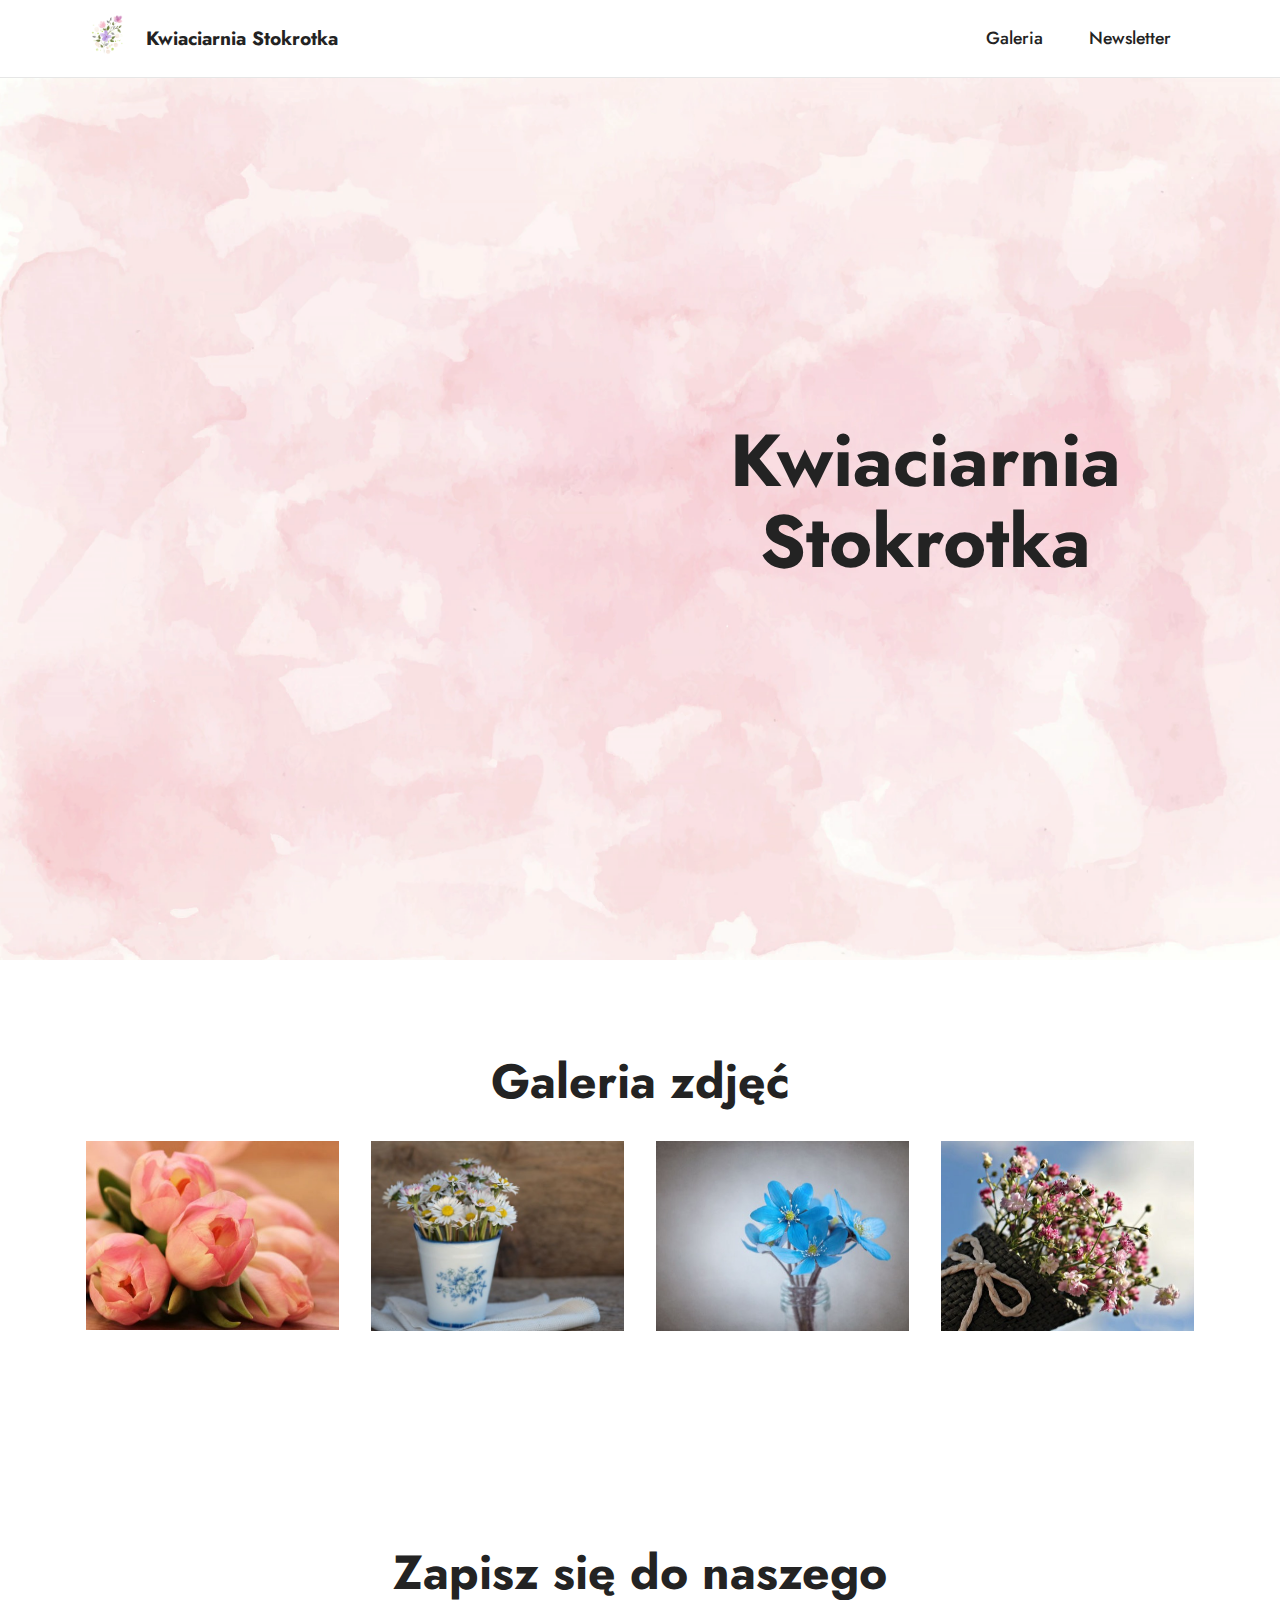
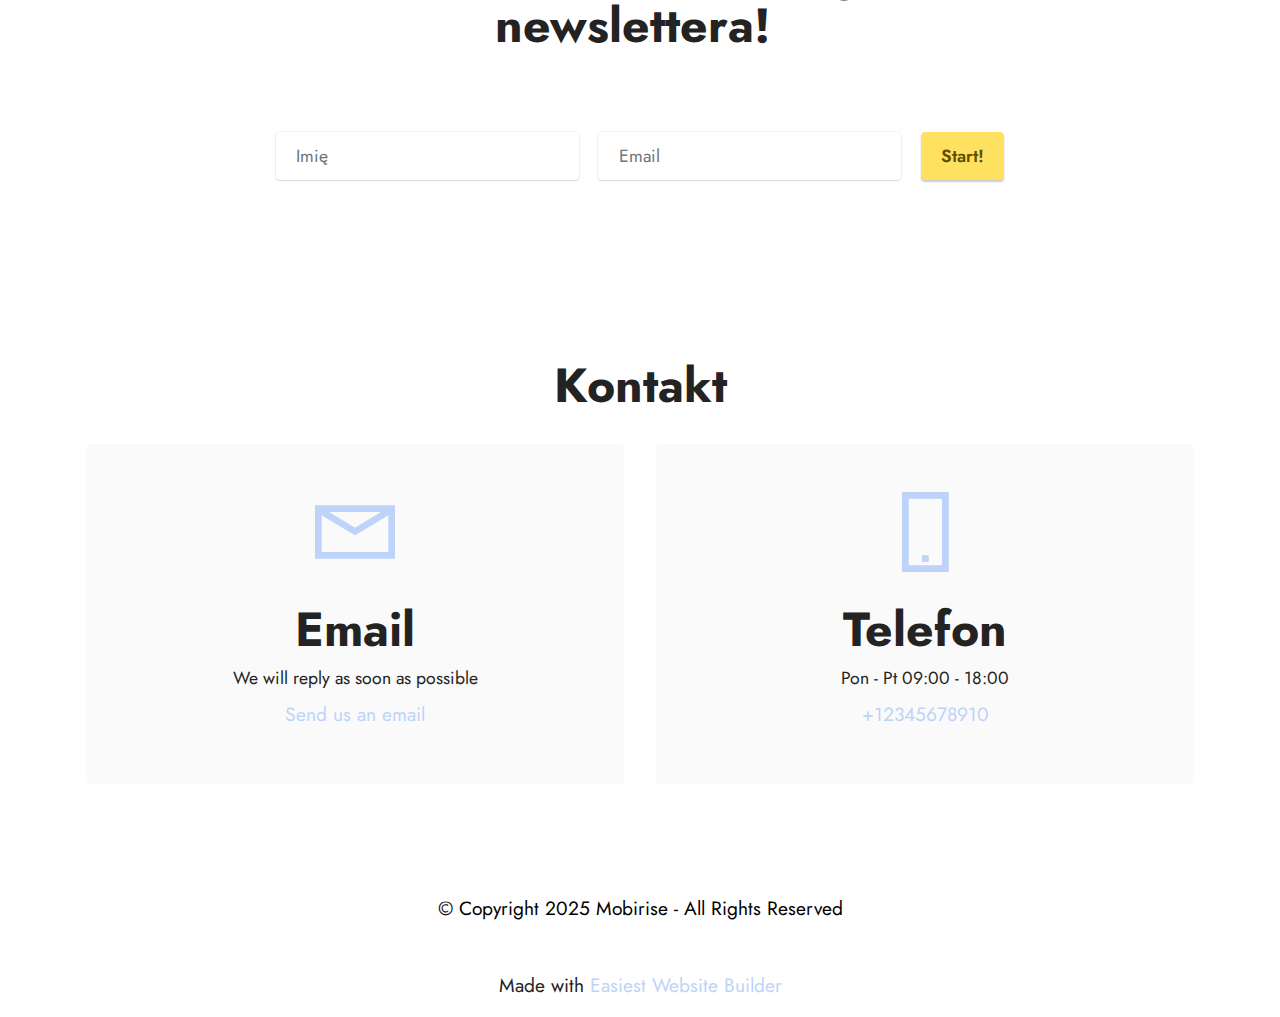
<file: Karolina mobirise/index.html>
<!DOCTYPE html>
<html  >
<head>
  <!-- Site made with Mobirise Website Builder v5.6.13, https://mobirise.com -->
  <meta charset="UTF-8">
  <meta http-equiv="X-UA-Compatible" content="IE=edge">
  <meta name="generator" content="Mobirise v5.6.13, mobirise.com">
  <meta name="twitter:card" content="summary_large_image"/>
  <meta name="twitter:image:src" content="">
  <meta property="og:image" content="">
  <meta name="twitter:title" content="Home">
  <meta name="viewport" content="width=device-width, initial-scale=1, minimum-scale=1">
  <link rel="shortcut icon" href="assets/images/mbr-121x157.png" type="image/x-icon">
  <meta name="description" content="">
  
  
  <title>Home</title>
  <link rel="stylesheet" href="assets/web/assets/mobirise-icons2/mobirise2.css">
  <link rel="stylesheet" href="assets/bootstrap/css/bootstrap.min.css">
  <link rel="stylesheet" href="assets/bootstrap/css/bootstrap-grid.min.css">
  <link rel="stylesheet" href="assets/bootstrap/css/bootstrap-reboot.min.css">
  <link rel="stylesheet" href="assets/dropdown/css/style.css">
  <link rel="stylesheet" href="assets/socicon/css/styles.css">
  <link rel="stylesheet" href="assets/theme/css/style.css">
  <link rel="preload" href="https://fonts.googleapis.com/css?family=Jost:100,200,300,400,500,600,700,800,900,100i,200i,300i,400i,500i,600i,700i,800i,900i&display=swap" as="style" onload="this.onload=null;this.rel='stylesheet'">
  <noscript><link rel="stylesheet" href="https://fonts.googleapis.com/css?family=Jost:100,200,300,400,500,600,700,800,900,100i,200i,300i,400i,500i,600i,700i,800i,900i&display=swap"></noscript>
  <link rel="preload" as="style" href="assets/mobirise/css/mbr-additional.css"><link rel="stylesheet" href="assets/mobirise/css/mbr-additional.css" type="text/css">
  
  
  
  
</head>
<body>
  
  <section data-bs-version="5.1" class="menu cid-s48OLK6784" once="menu" id="menu1-h">
    
    <nav class="navbar navbar-dropdown navbar-fixed-top navbar-expand-lg">
        <div class="container">
            <div class="navbar-brand">
                <span class="navbar-logo">
                    <a href="https://mobiri.se">
                        <img src="assets/images/mbr-121x157.png" alt="Mobirise Website Builder" style="height: 3.8rem;">
                    </a>
                </span>
                <span class="navbar-caption-wrap"><a class="navbar-caption text-black display-7" href="https://mobiri.se">Kwiaciarnia Stokrotka</a></span>
            </div>
            <button class="navbar-toggler" type="button" data-toggle="collapse" data-bs-toggle="collapse" data-target="#navbarSupportedContent" data-bs-target="#navbarSupportedContent" aria-controls="navbarNavAltMarkup" aria-expanded="false" aria-label="Toggle navigation">
                <div class="hamburger">
                    <span></span>
                    <span></span>
                    <span></span>
                    <span></span>
                </div>
            </button>
            <div class="collapse navbar-collapse" id="navbarSupportedContent">
                <ul class="navbar-nav nav-dropdown nav-right" data-app-modern-menu="true"><li class="nav-item"><a class="nav-link link text-black text-primary show display-4" href="index.html#gallery5-16" aria-expanded="true">Galeria</a></li>
                    <li class="nav-item"><a class="nav-link link text-black text-primary display-4" href="index.html#form2-17">Newsletter</a></li></ul>
                
                
            </div>
        </div>
    </nav>

</section>

<section data-bs-version="5.1" class="header3 cid-tq4khrElhc mbr-fullscreen" id="header3-1c">

    

    
    <div class="mbr-overlay" style="opacity: 0.2; background-color: rgb(255, 255, 255);"></div>

    <div class="align-center container">
        <div class="row justify-content-end">
            <div class="col-12 col-lg-6">
                <h1 class="mbr-section-title mbr-fonts-style mb-3 display-1"><strong>Kwiaciarnia Stokrotka</strong></h1>
                
                <p class="mbr-text mbr-fonts-style display-7"></p>
                
            </div>
        </div>
    </div>
</section>

<section data-bs-version="5.1" class="gallery5 mbr-gallery cid-tq4ejKWXRG" id="gallery5-16">
    

    
    

    <div class="container">
        <div class="mbr-section-head">
            <h3 class="mbr-section-title mbr-fonts-style align-center m-0 display-2"><strong>Galeria zdjęć</strong></h3>
            <h4 class="mbr-section-subtitle mbr-fonts-style align-center mb-0 mt-2 display-5"></h4>
        </div>
        <div class="row mbr-gallery mt-4">
            <div class="col-12 col-md-6 col-lg-3 item gallery-image">
                <div class="item-wrapper" data-toggle="modal" data-bs-toggle="modal" data-target="#tq4BRHYbqu-modal" data-bs-target="#tq4BRHYbqu-modal">
                    <img class="w-100" src="assets/images/mbr-596x331.jpeg" alt="Mobirise Website Builder" data-slide-to="0" data-bs-slide-to="0" data-target="#lb-tq4BRHYbqu" data-bs-target="#lb-tq4BRHYbqu">
                    <div class="icon-wrapper">
                        <span class="mobi-mbri mobi-mbri-search mbr-iconfont mbr-iconfont-btn"></span>
                    </div>
                </div>
                <h6 class="mbr-item-subtitle mbr-fonts-style align-center mb-2 mt-2 display-7"></h6>
            </div>
            <div class="col-12 col-md-6 col-lg-3 item gallery-image">
                <div class="item-wrapper" data-toggle="modal" data-bs-toggle="modal" data-target="#tq4BRHYbqu-modal" data-bs-target="#tq4BRHYbqu-modal">
                    <img class="w-100" src="assets/images/mbr-596x398.jpeg" alt="Mobirise Website Builder" data-slide-to="1" data-bs-slide-to="1" data-target="#lb-tq4BRHYbqu" data-bs-target="#lb-tq4BRHYbqu">
                    <div class="icon-wrapper">
                        <span class="mobi-mbri mobi-mbri-search mbr-iconfont mbr-iconfont-btn"></span>
                    </div>
                </div>
                <h6 class="mbr-item-subtitle mbr-fonts-style align-center mb-2 mt-2 display-7"></h6>
            </div>
            <div class="col-12 col-md-6 col-lg-3 item gallery-image">
                <div class="item-wrapper" data-toggle="modal" data-bs-toggle="modal" data-target="#tq4BRHYbqu-modal" data-bs-target="#tq4BRHYbqu-modal">
                    <img class="w-100" src="assets/images/mbr-596x353.jpeg" alt="Mobirise Website Builder" data-slide-to="2" data-bs-slide-to="2" data-target="#lb-tq4BRHYbqu" data-bs-target="#lb-tq4BRHYbqu">
                    <div class="icon-wrapper">
                        <span class="mobi-mbri mobi-mbri-search mbr-iconfont mbr-iconfont-btn"></span>
                    </div>
                </div>
                <h6 class="mbr-item-subtitle mbr-fonts-style align-center mb-2 mt-2 display-7"></h6>
            </div>
            <div class="col-12 col-md-6 col-lg-3 item gallery-image">
                <div class="item-wrapper" data-toggle="modal" data-bs-toggle="modal" data-target="#tq4BRHYbqu-modal" data-bs-target="#tq4BRHYbqu-modal">
                    <img class="w-100" src="assets/images/mbr-596x349.jpeg" alt="Mobirise Website Builder" data-slide-to="3" data-bs-slide-to="3" data-target="#lb-tq4BRHYbqu" data-bs-target="#lb-tq4BRHYbqu">
                    <div class="icon-wrapper">
                        <span class="mobi-mbri mobi-mbri-search mbr-iconfont mbr-iconfont-btn"></span>
                    </div>
                </div>
                <h6 class="mbr-item-subtitle mbr-fonts-style align-center mb-2 mt-2 display-7"></h6>
            </div>
        </div>

        <div class="modal mbr-slider" tabindex="-1" role="dialog" aria-hidden="true" id="tq4BRHYbqu-modal">
            <div class="modal-dialog" role="document">
                <div class="modal-content">
                    <div class="modal-body">
                        <div class="carousel slide" id="lb-tq4BRHYbqu" data-interval="5000" data-bs-interval="5000">
                            <div class="carousel-inner">
                                <div class="carousel-item active">
                                    <img class="d-block w-100" src="assets/images/mbr-596x331.jpeg" alt="Mobirise Website Builder">
                                </div>
                                <div class="carousel-item">
                                    <img class="d-block w-100" src="assets/images/mbr-596x398.jpeg" alt="Mobirise Website Builder">
                                </div>
                                <div class="carousel-item">
                                    <img class="d-block w-100" src="assets/images/mbr-596x353.jpeg" alt="Mobirise Website Builder">
                                </div>
                                <div class="carousel-item">
                                    <img class="d-block w-100" src="assets/images/mbr-596x349.jpeg" alt="Mobirise Website Builder">
                                </div>
                            </div>
                            <ol class="carousel-indicators">
                                <li data-slide-to="0" data-bs-slide-to="0" class="active" data-target="#lb-tq4BRHYbqu" data-bs-target="#lb-tq4BRHYbqu"></li>
                                <li data-slide-to="1" data-bs-slide-to="1" data-target="#lb-tq4BRHYbqu" data-bs-target="#lb-tq4BRHYbqu"></li>
                                <li data-slide-to="2" data-bs-slide-to="2" data-target="#lb-tq4BRHYbqu" data-bs-target="#lb-tq4BRHYbqu"></li>
                                <li data-slide-to="3" data-bs-slide-to="3" data-target="#lb-tq4BRHYbqu" data-bs-target="#lb-tq4BRHYbqu"></li>
                            </ol>
                            <a role="button" href="" class="close" data-dismiss="modal" data-bs-dismiss="modal" aria-label="Close">
                            </a>
                            <a class="carousel-control-prev carousel-control" role="button" data-slide="prev" data-bs-slide="prev" href="#lb-tq4BRHYbqu">
                                <span class="mobi-mbri mobi-mbri-arrow-prev" aria-hidden="true"></span>
                                <span class="sr-only visually-hidden">Previous</span>
                            </a>
                            <a class="carousel-control-next carousel-control" role="button" data-slide="next" data-bs-slide="next" href="#lb-tq4BRHYbqu">
                                <span class="mobi-mbri mobi-mbri-arrow-next" aria-hidden="true"></span>
                                <span class="sr-only visually-hidden">Next</span>
                            </a>
                        </div>
                    </div>
                </div>
            </div>
        </div>
    </div>
</section>

<section data-bs-version="5.1" class="form2 cid-tq4fCfkzhC" id="form2-17">

    

    
    
    <div class="container">
        <div class="row justify-content-center">
            <div class="col-lg-8 mx-auto mbr-form" data-form-type="formoid">
                <form action="https://mobirise.eu/" method="POST" class="mbr-form form-with-styler" data-form-title="Form Name"><input type="hidden" name="email" data-form-email="true" value="Reo5KgfUxMT5EwFlgC+T2czr/1onlLnDu0z9f63Hg6shKCuxig7yQBUzddKEwIV7OQCeYVhO93ZwC65b2UTbKKg+M/YX3zthYVF6m54quh2pywcp87f7jKpwu0GiKvb0">
                    <div class="row">
                        <div hidden="hidden" data-form-alert="" class="alert alert-success col-12">Thanks for filling out the form!</div>
                        <div hidden="hidden" data-form-alert-danger="" class="alert alert-danger col-12">
                            Oops...! some problem!
                        </div>
                    </div>
                    <div class="dragArea row">
                        <div class="col-lg-12 col-md-12 col-sm-12">
                            <h1 class="mbr-section-title mb-4 align-center mbr-fonts-style display-2">
                                <strong>Zapisz się do naszego newslettera!&nbsp;</strong></h1>
                        </div>
                        <div class="col-lg-12 col-md-12 col-sm-12">
                            <p class="mbr-text mbr-fonts-style mb-5 align-center display-7"></p>
                        </div>
                        <div class="col-lg col-md col-12 form-group mb-3" data-for="email">
                            <input type="text" name="name" placeholder="Imię" data-form-field="name" class="form-control" id="name-form2-17">
                        </div>
                        <div class="col-lg col-md col-12 form-group mb-3" data-for="email">
                            <input type="email" name="email" placeholder="Email" data-form-field="email" class="form-control" id="email-form2-17">
                        </div>
                        <div class="mbr-section-btn col-md-auto col"><button type="submit" class="btn btn-warning display-4">Start!</button></div>
                    </div>
                </form>
            </div>
        </div>
    </div>
</section>

<section data-bs-version="5.1" class="contacts1 cid-tq4pobfTBG" id="contacts1-1g">

    

    
    
    <div class="container">
        <div class="mbr-section-head">
            <h3 class="mbr-section-title mbr-fonts-style align-center mb-0 display-2">
                <strong>Kontakt</strong></h3>
            <h4 class="mbr-section-subtitle mbr-fonts-style align-center mb-0 mt-2 display-5"></h4>
        </div>
        <div class="row justify-content-center mt-4">
            <div class="card col-12 col-lg-6">
                <div class="card-wrapper">
                    <div class="card-box align-center">
                        <div class="image-wrapper">
                            <span class="mbr-iconfont mobi-mbri-letter mobi-mbri"></span>
                        </div>
                        <h4 class="card-title mbr-fonts-style mb-2 display-2">
                            <strong>Email</strong>
                        </h4>
                        <p class="mbr-text mbr-fonts-style mb-2 display-4">
                            We will reply as soon as possible</p>
                        <h5 class="link mbr-fonts-style display-7"><a href="mailto:kwiaciarnia.stokrotka@gmail.com" class="text-primary">Send us an
                                email</a>
                        </h5>
                    </div>
                </div>
            </div>
            <div class="card col-12 col-lg-6">
                <div class="card-wrapper">
                    <div class="card-box align-center">
                        <div class="image-wrapper">
                            <span class="mbr-iconfont mobi-mbri-mobile-2 mobi-mbri"></span>
                        </div>
                        <h4 class="card-title mbr-fonts-style align-center mb-2 display-2">
                            <strong>Telefon</strong><strong><br></strong></h4>
                        <p class="mbr-text mbr-fonts-style mb-2 display-4">Pon - Pt 09:00 - 18:00</p>
                        <h5 class="link mbr-black mbr-fonts-style display-7"><a href="tel:+12345678910" class="text-primary">+12345678910</a></h5>
                    </div>
                </div>
            </div>
        </div>
    </div>
</section>

<section data-bs-version="5.1" class="footer7 cid-tq4oCdne2m" once="footers" id="footer7-1f">

    

    

    <div class="container">
        <div class="media-container-row align-center mbr-white">
            <div class="col-12">
                <p class="mbr-text mb-0 mbr-fonts-style display-7">
                    © Copyright 2025 Mobirise - All Rights Reserved
                </p>
            </div>
        </div>
    </div>
</section><section class="display-7" style="padding: 0;align-items: center;justify-content: center;flex-wrap: wrap;    align-content: center;display: flex;position: relative;height: 4rem;"><a href="https://mobiri.se/2915802" style="flex: 1 1;height: 4rem;position: absolute;width: 100%;z-index: 1;"><img alt="" style="height: 4rem;" src="[data-uri]"></a><p style="margin: 0;text-align: center;" class="display-7">Made with &#8204;</p><a style="z-index:1" href="https://mobirise.com/builder/easiest-website-builder.html">Easiest Website Builder</a></section><script src="assets/bootstrap/js/bootstrap.bundle.min.js"></script>  <script src="assets/smoothscroll/smooth-scroll.js"></script>  <script src="assets/ytplayer/index.js"></script>  <script src="assets/dropdown/js/navbar-dropdown.js"></script>  <script src="assets/theme/js/script.js"></script>  <script src="assets/formoid/formoid.min.js"></script>  
  
  
</body>
</html>
</file>
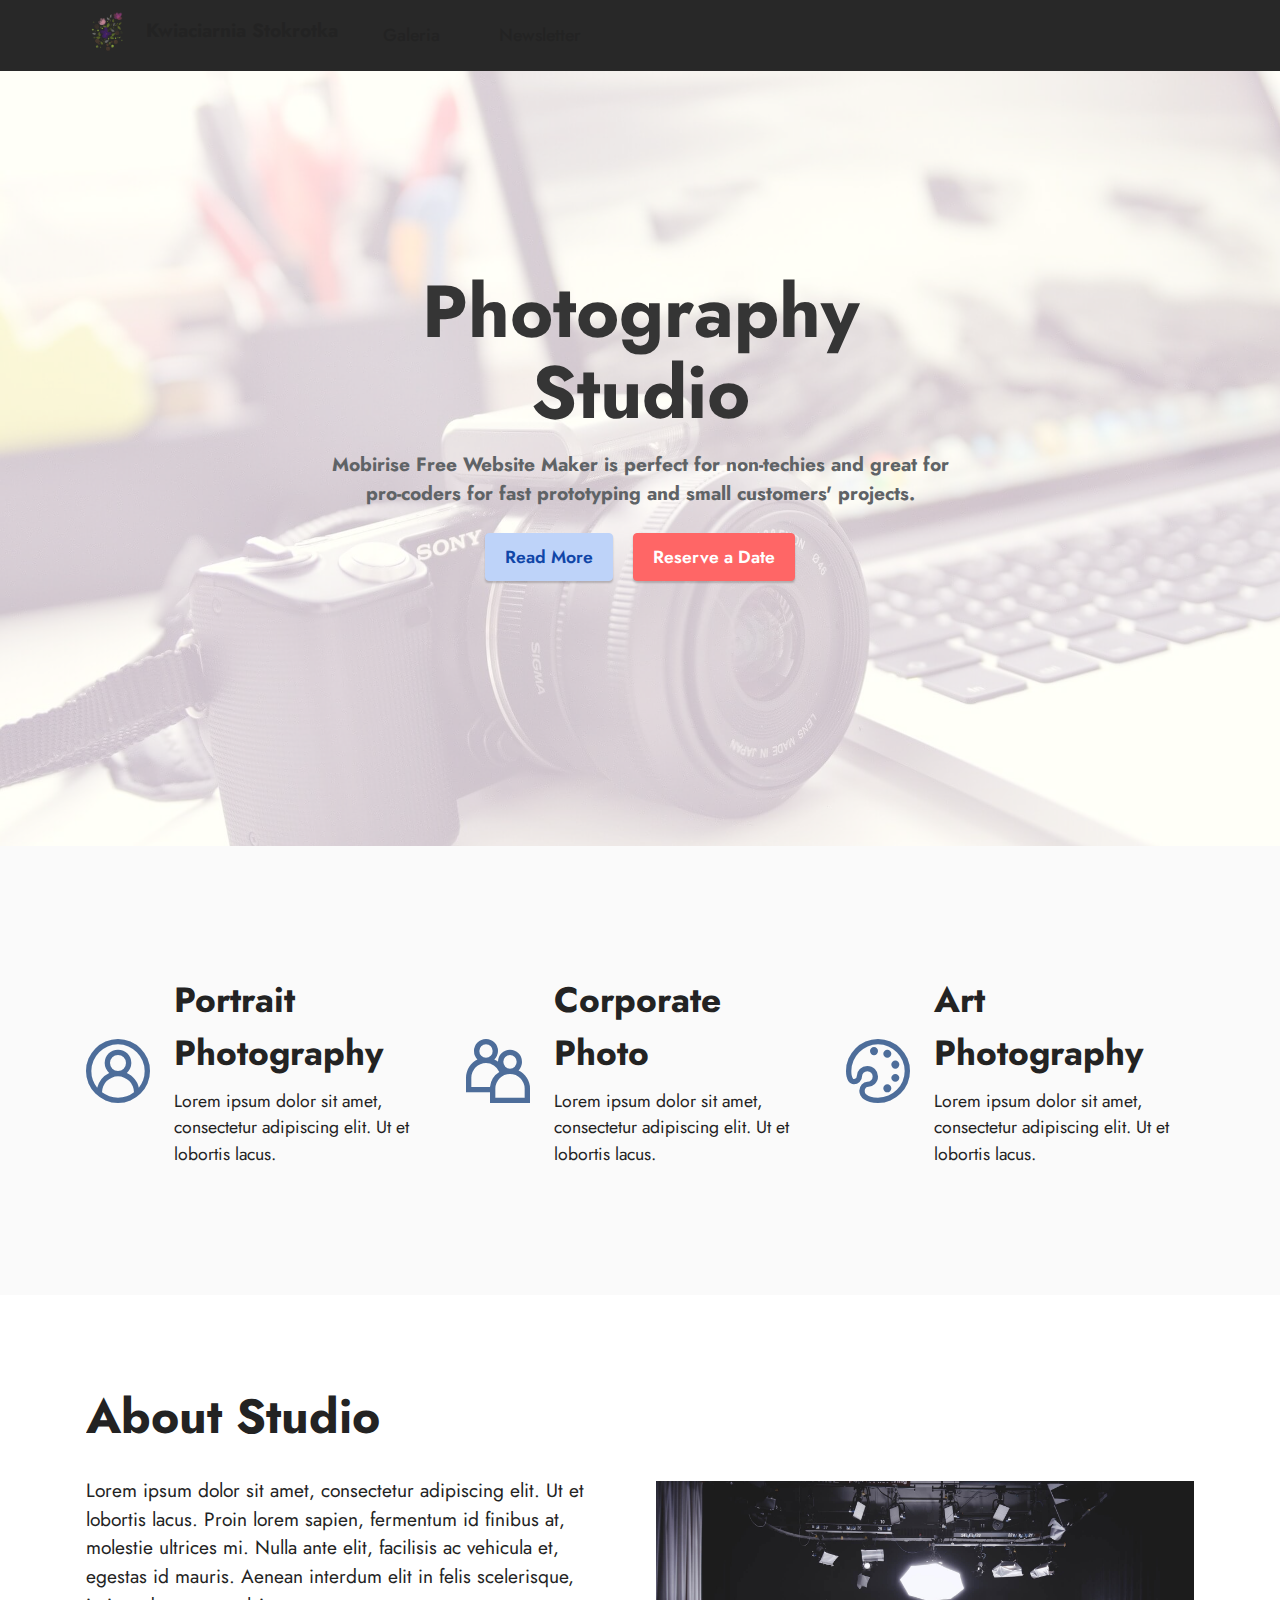
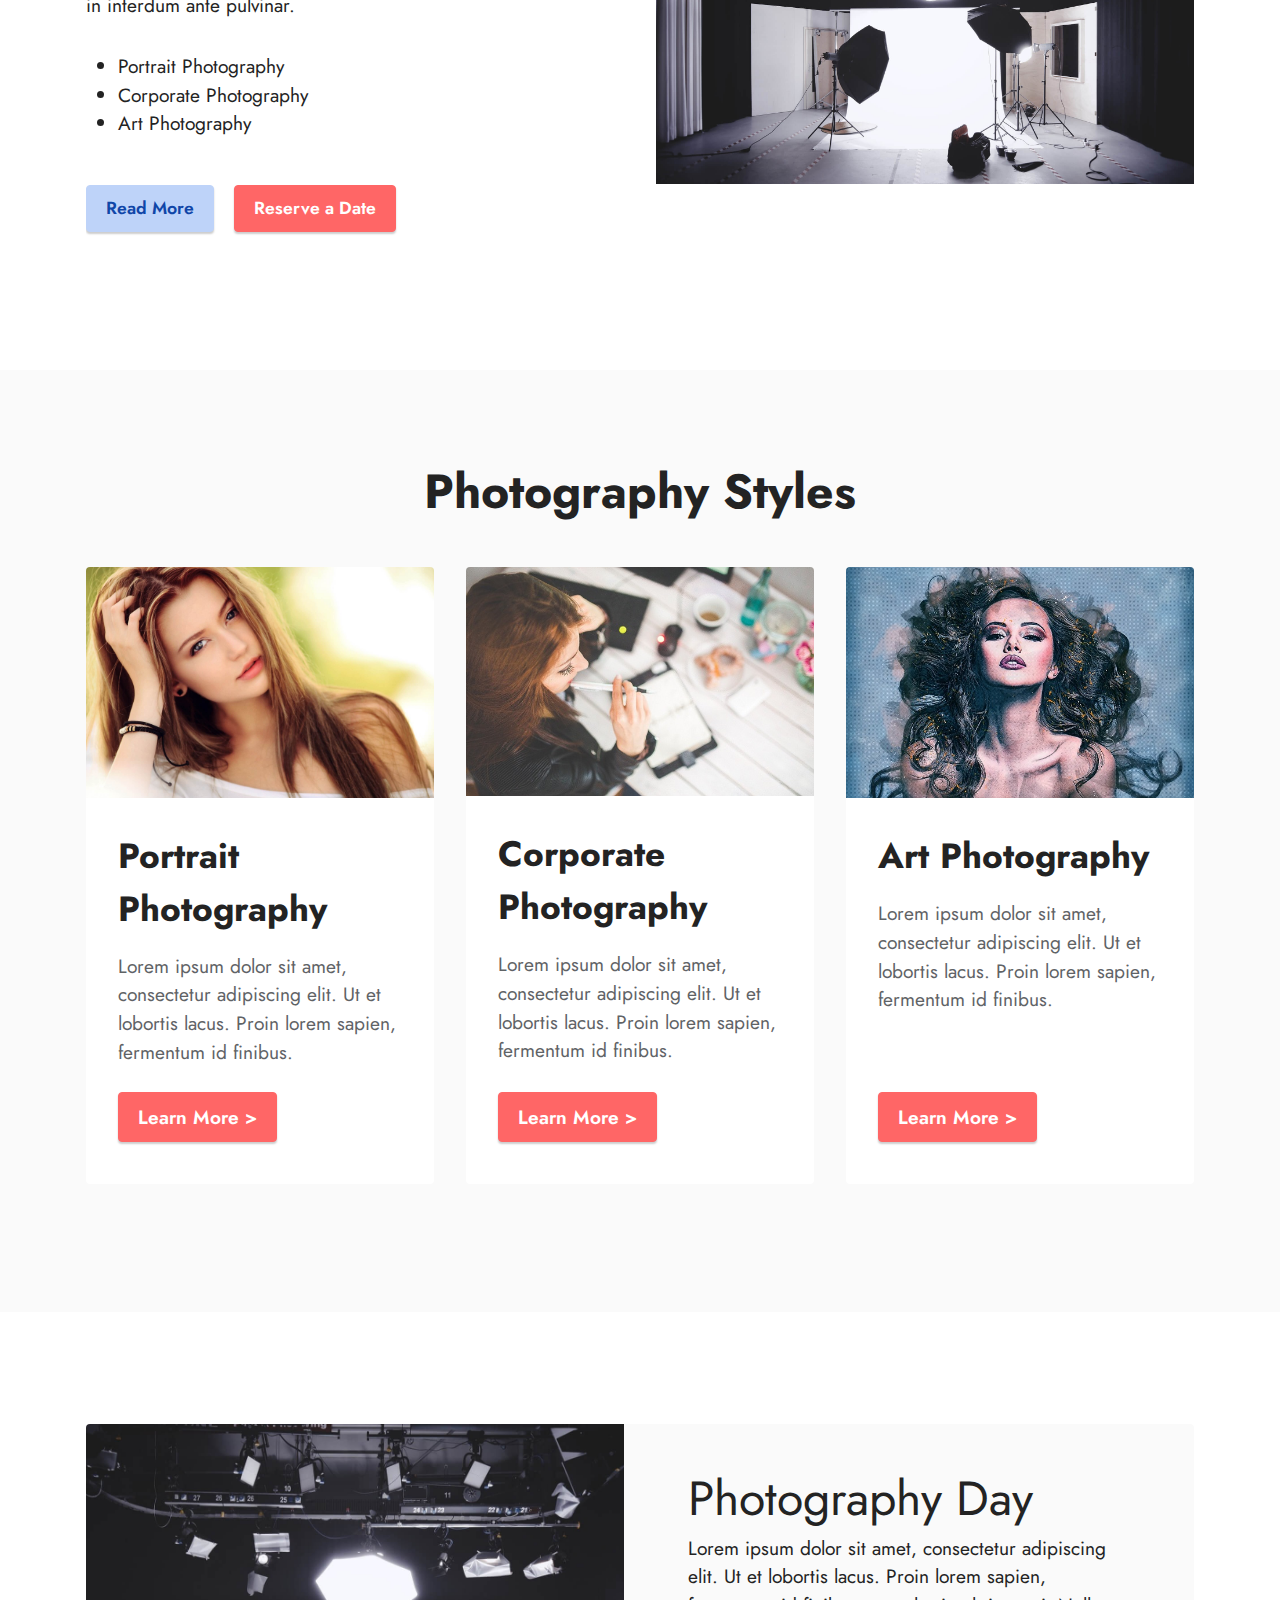
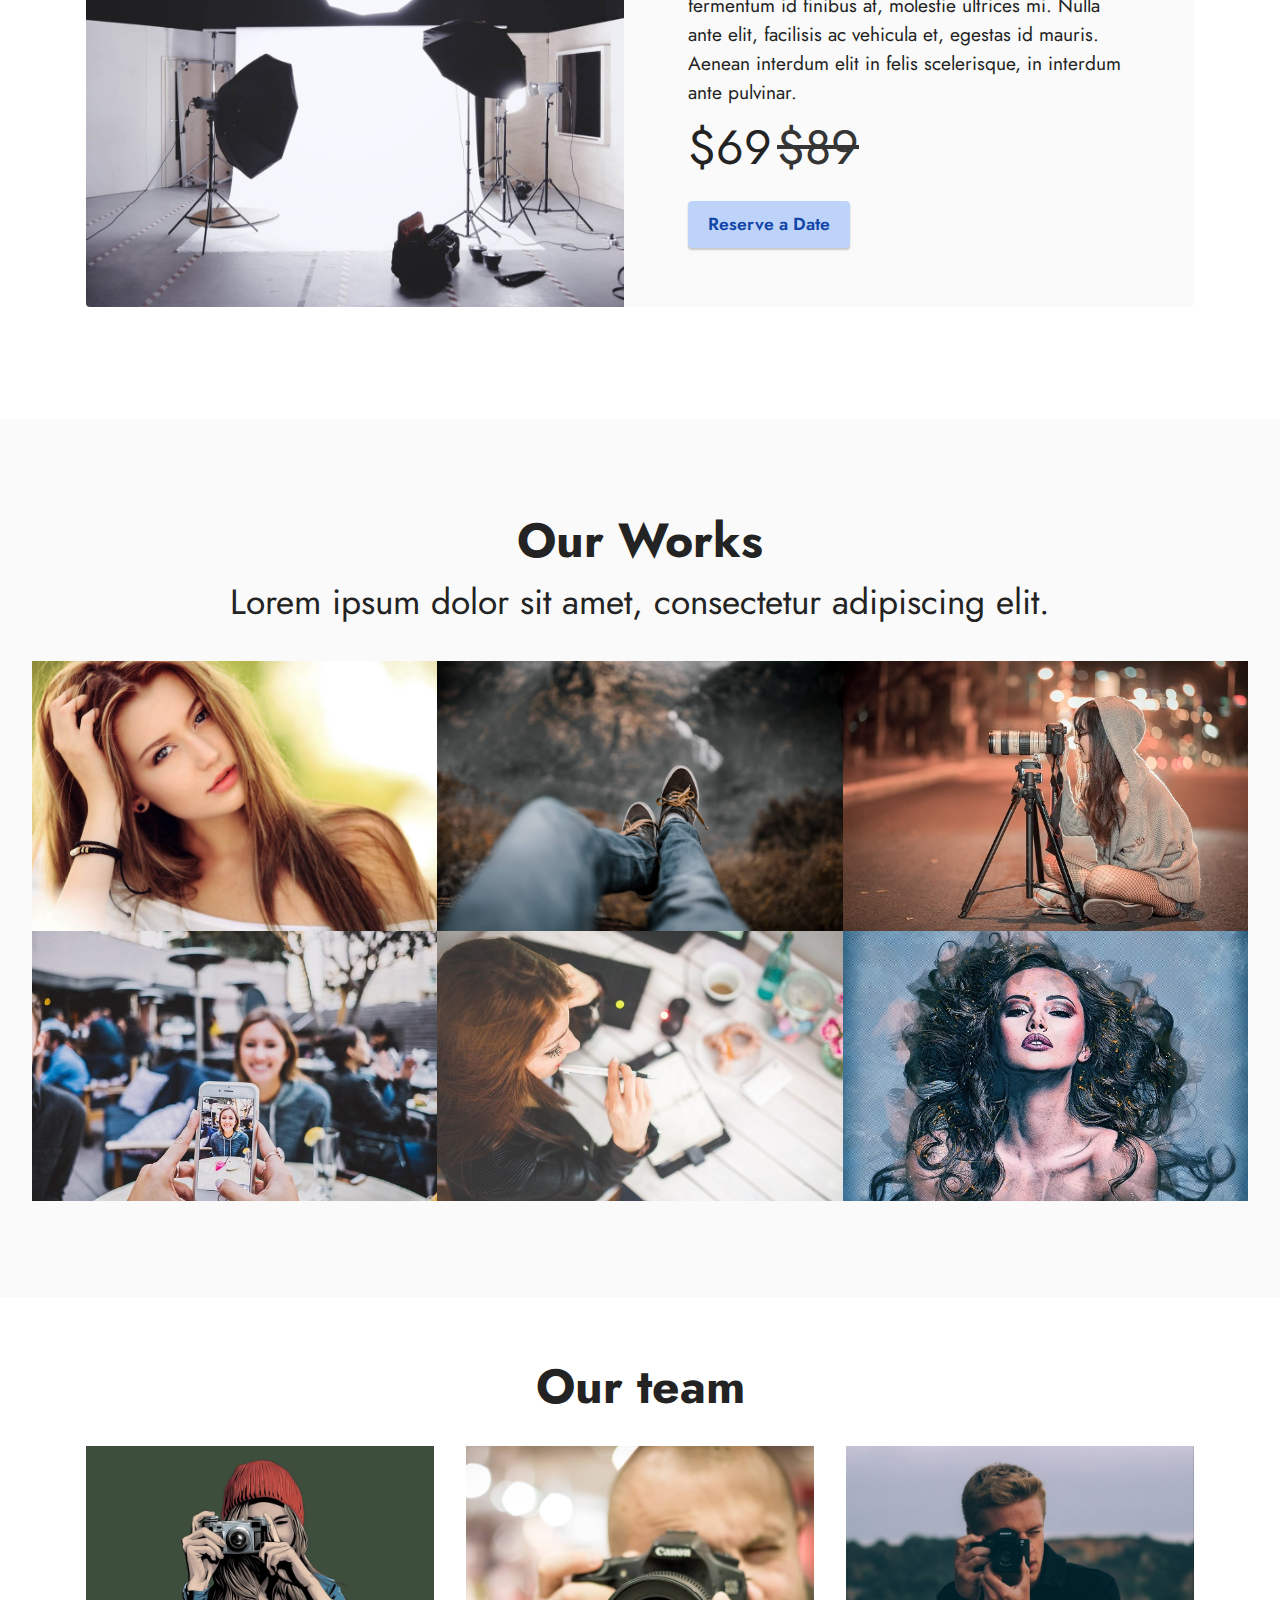
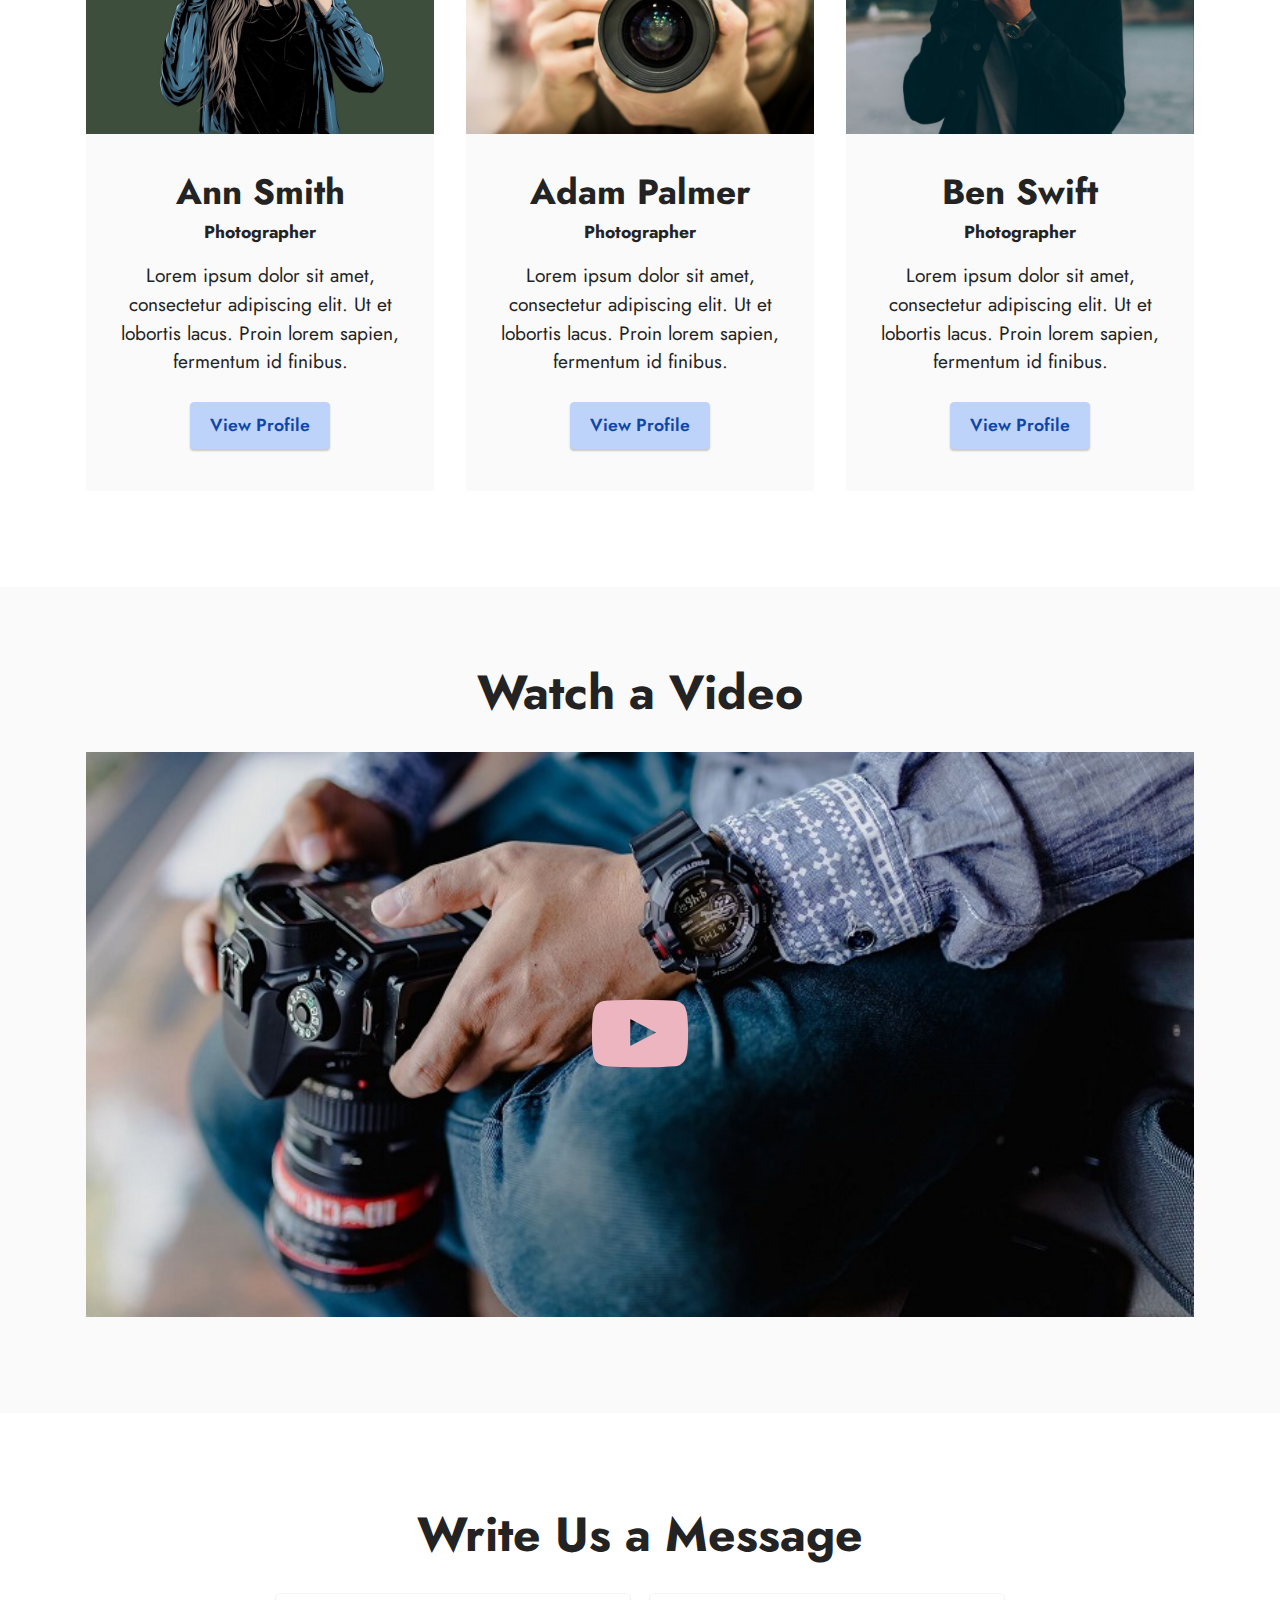
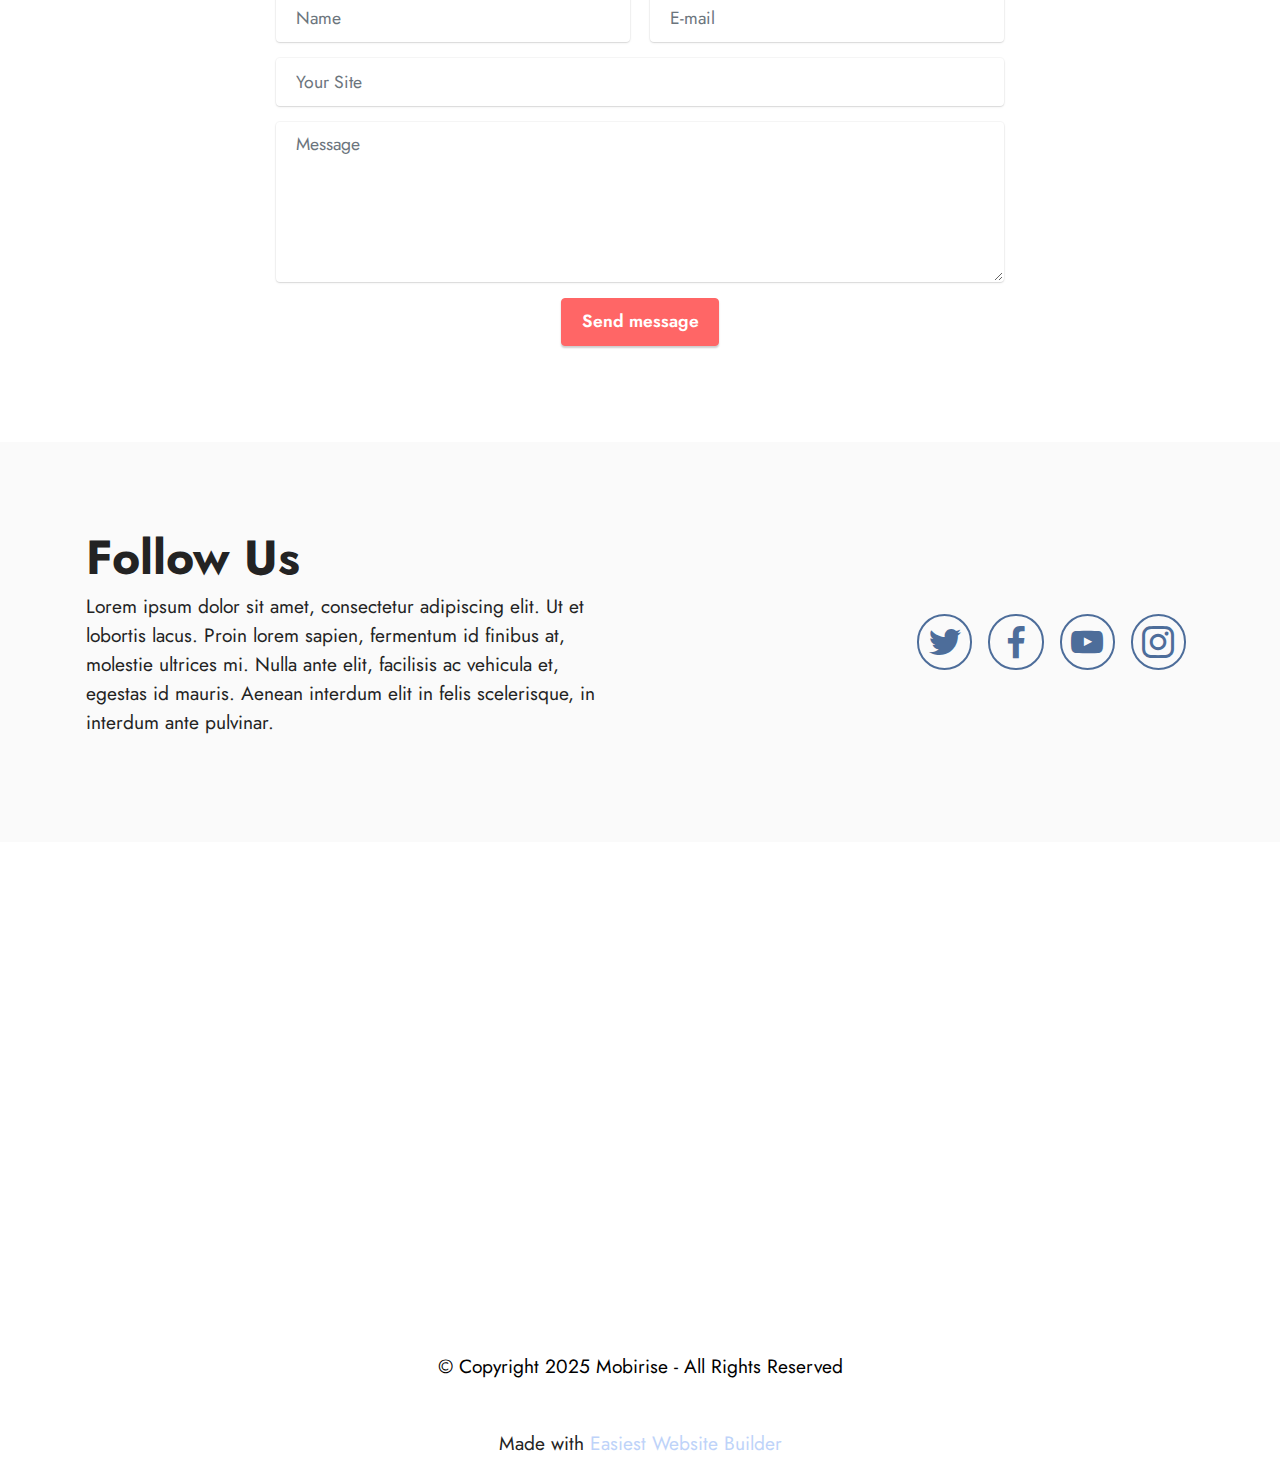
<file: Karolina mobirise/page1.html>
<!DOCTYPE html>
<html  >
<head>
  <!-- Site made with Mobirise Website Builder v5.6.13, https://mobirise.com -->
  <meta charset="UTF-8">
  <meta http-equiv="X-UA-Compatible" content="IE=edge">
  <meta name="generator" content="Mobirise v5.6.13, mobirise.com">
  <meta name="twitter:card" content="summary_large_image"/>
  <meta name="twitter:image:src" content="">
  <meta property="og:image" content="">
  <meta name="twitter:title" content="Page 1">
  <meta name="viewport" content="width=device-width, initial-scale=1, minimum-scale=1">
  <link rel="shortcut icon" href="assets/images/mbr-121x157.png" type="image/x-icon">
  <meta name="description" content="">
  
  
  <title>Page 1</title>
  <link rel="stylesheet" href="assets/web/assets/mobirise-icons2/mobirise2.css">
  <link rel="stylesheet" href="assets/bootstrap/css/bootstrap.min.css">
  <link rel="stylesheet" href="assets/bootstrap/css/bootstrap-grid.min.css">
  <link rel="stylesheet" href="assets/bootstrap/css/bootstrap-reboot.min.css">
  <link rel="stylesheet" href="assets/dropdown/css/style.css">
  <link rel="stylesheet" href="assets/socicon/css/styles.css">
  <link rel="stylesheet" href="assets/theme/css/style.css">
  <link rel="preload" href="https://fonts.googleapis.com/css?family=Jost:100,200,300,400,500,600,700,800,900,100i,200i,300i,400i,500i,600i,700i,800i,900i&display=swap" as="style" onload="this.onload=null;this.rel='stylesheet'">
  <noscript><link rel="stylesheet" href="https://fonts.googleapis.com/css?family=Jost:100,200,300,400,500,600,700,800,900,100i,200i,300i,400i,500i,600i,700i,800i,900i&display=swap"></noscript>
  <link rel="preload" as="style" href="assets/mobirise/css/mbr-additional.css"><link rel="stylesheet" href="assets/mobirise/css/mbr-additional.css" type="text/css">
  
  
  
  
</head>
<body>
  
  <section data-bs-version="5.1" class="menu cid-sFGMsvHDIa" once="menu" id="menu1-1">
    
    <nav class="navbar navbar-dropdown navbar-fixed-top navbar-expand-lg">
        <div class="container">
            <div class="navbar-brand">
                <span class="navbar-logo">
                    <a href="https://mobiri.se">
                        <img src="assets/images/mbr-121x157.png" alt="Mobirise Website Builder" style="height: 3.8rem;">
                    </a>
                </span>
                <span class="navbar-caption-wrap"><a class="navbar-caption text-black display-7" href="https://mobiri.se">Kwiaciarnia Stokrotka</a></span>
            </div>
            <button class="navbar-toggler" type="button" data-toggle="collapse" data-bs-toggle="collapse" data-target="#navbarSupportedContent" data-bs-target="#navbarSupportedContent" aria-controls="navbarNavAltMarkup" aria-expanded="false" aria-label="Toggle navigation">
                <div class="hamburger">
                    <span></span>
                    <span></span>
                    <span></span>
                    <span></span>
                </div>
            </button>
            <div class="collapse navbar-collapse" id="navbarSupportedContent">
                <ul class="navbar-nav nav-dropdown nav-right" data-app-modern-menu="true"><li class="nav-item"><a class="nav-link link text-black text-primary show display-4" href="index.html#gallery5-16" aria-expanded="true">Galeria</a></li>
                    <li class="nav-item"><a class="nav-link link text-black text-primary display-4" href="index.html#form2-17">Newsletter</a></li></ul>
                
                
            </div>
        </div>
    </nav>

</section>

<section data-bs-version="5.1" class="header1 cid-sFGMfPD7iT" id="header1-0">

    

    <div class="mbr-overlay" style="opacity: 0.7; background-color: rgb(255, 255, 255);"></div>

    <div class="container">
        <div class="row justify-content-center">
            <div class="col-12 col-lg-7">
                <h1 class="mbr-section-title mbr-fonts-style mb-3 display-1"><strong>Photography Studio</strong></h1>
                
                <p class="mbr-text mbr-fonts-style display-7"><strong>
                    Mobirise Free Website Maker is perfect for non-techies and great for pro-coders for fast prototyping and small customers' projects.</strong></p>
                <div class="mbr-section-btn mt-3"><a class="btn btn-primary display-4" href="index.html#features12-6">Read More</a> <a class="btn btn-secondary display-4" href="https://mobiri.se">Reserve a Date</a></div>
            </div>
        </div>
    </div>
</section>

<section data-bs-version="5.1" class="features14 cid-sFGNHRkFsi" id="features15-5">

    
    
    <div class="container">
        <div class="row justify-content-center">
            <div class="card col-12 col-md-6 col-lg-4">
                <div class="card-wrapper">
                    <span class="mbr-iconfont m-auto mobi-mbri-user-2 mobi-mbri"></span>
                    <div class="card-box">
                        <h4 class="card-title mbr-fonts-style mb-2 display-5"><strong>Portrait Photography</strong></h4>
                        <h5 class="card-text mbr-fonts-style display-4">Lorem ipsum dolor sit amet, consectetur adipiscing elit. Ut et lobortis lacus.</h5>
                    </div>
                </div>
            </div>
            <div class="card col-12 col-md-6 col-lg-4">
                <div class="card-wrapper">
                    <span class="mbr-iconfont m-auto mobi-mbri-users mobi-mbri"></span>
                    <div class="card-box">
                        <h4 class="card-title mbr-fonts-style mb-2 display-5"><strong>Corporate Photo</strong></h4>
                        <h5 class="card-text mbr-fonts-style display-4">Lorem ipsum dolor sit amet, consectetur adipiscing elit. Ut et lobortis lacus.</h5>
                    </div>
                </div>
            </div>
            <div class="card col-12 col-md-6 col-lg-4">
                <div class="card-wrapper">
                    <span class="mbr-iconfont m-auto mobi-mbri-change-style mobi-mbri"></span>
                    <div class="card-box">
                        <h4 class="card-title mbr-fonts-style mb-2 display-5"><strong>Art Photography</strong></h4>
                        <h5 class="card-text mbr-fonts-style display-4">Lorem ipsum dolor sit amet, consectetur adipiscing elit. Ut et lobortis lacus.</h5>
                    </div>

                </div>
            </div>
            
        </div>
    </div>
</section>

<section data-bs-version="5.1" class="features11 cid-sFGOTvnvck" id="features12-6">

    
    
    <div class="container">
        <div class="row align-items-center">
            <div class="col-12 col-lg">
                <div class="card-wrapper">
                    <div class="card-box">
                        <h4 class="card-title mbr-fonts-style mb-4 display-2">
                            <strong>About Studio</strong></h4>
                        <p class="mbr-text mbr-fonts-style mb-4 display-7">
                            Lorem ipsum dolor sit amet, consectetur adipiscing elit. Ut et lobortis lacus. Proin lorem sapien, fermentum id finibus at, molestie ultrices mi. Nulla ante elit, facilisis ac vehicula et, egestas id mauris. Aenean interdum elit in felis scelerisque, in interdum ante pulvinar.<br></p>
                        <div class="mbr-text mbr-fonts-style counter-container display-7">
                            <ul>
                                <li>Portrait Photography</li><li>Corporate Photography</li><li>Art Photography</li>
                            </ul>
                        </div>
                        <div class="mbr-section-btn mb-4"><a class="btn btn-primary display-4" href="https://mobiri.se">Read More</a> <a class="btn btn-secondary display-4" href="https://mobiri.se">Reserve a Date</a></div>
                    </div>
                </div>
            </div>
            <div class="col-12 col-lg-6 md-pb">
                <div class="image-wrapper">
                    <img src="assets/images/mbr-2.jpg" alt="Mobirise Website Builder">
                </div>
            </div>
        </div>
    </div>
</section>

<section data-bs-version="5.1" class="features3 cid-sFGNGNNW5A" id="features3-4">
    
    
    <div class="container">
        <div class="mbr-section-head">
            <h4 class="mbr-section-title mbr-fonts-style align-center mb-5 display-2"><strong>Photography Styles</strong></h4>
            
        </div>
        <div class="row mt-4">
            <div class="item features-image сol-12 col-md-6 col-lg-4">
                <div class="item-wrapper">
                    <div class="item-img">
                        <img src="assets/images/mbr-6.jpeg" alt="Mobirise Website Builder">
                    </div>
                    <div class="item-content">
                        <h5 class="item-title mbr-fonts-style display-5"><strong>Portrait Photography</strong></h5>
                        
                        <p class="mbr-text mbr-fonts-style mt-3 display-7">Lorem ipsum dolor sit amet, consectetur adipiscing elit. Ut et lobortis lacus. Proin lorem sapien, fermentum id finibus.</p>
                    </div>
                    <div class="mbr-section-btn item-footer mt-2"><a href="" class="btn item-btn btn-secondary display-7" target="_blank">Learn More
                            &gt;</a></div>
                </div>
            </div>
            <div class="item features-image сol-12 col-md-6 col-lg-4">
                <div class="item-wrapper">
                    <div class="item-img">
                        <img src="assets/images/mbr-4.jpeg" alt="Mobirise Website Builder">
                    </div>
                    <div class="item-content">
                        <h5 class="item-title mbr-fonts-style display-5"><div><strong>Corporate Photography</strong></div></h5>
                        
                        <p class="mbr-text mbr-fonts-style mt-3 display-7">Lorem ipsum dolor sit amet, consectetur adipiscing elit. Ut et lobortis lacus. Proin lorem sapien, fermentum id finibus.</p>
                    </div>
                    <div class="mbr-section-btn item-footer mt-2"><a href="" class="btn item-btn btn-secondary display-7" target="_blank">Learn More
                            &gt;</a></div>
                </div>
            </div>
            <div class="item features-image сol-12 col-md-6 col-lg-4">
                <div class="item-wrapper">
                    <div class="item-img">
                        <img src="assets/images/mbr-11.jpeg" alt="Mobirise Website Builder">
                    </div>
                    <div class="item-content">
                        <h5 class="item-title mbr-fonts-style display-5"><div><strong>Art Photography</strong></div></h5>
                        
                        <p class="mbr-text mbr-fonts-style mt-3 display-7">Lorem ipsum dolor sit amet, consectetur adipiscing elit. Ut et lobortis lacus. Proin lorem sapien, fermentum id finibus.<br></p>
                    </div>
                    <div class="mbr-section-btn item-footer mt-2"><a href="" class="btn item-btn btn-secondary display-7" target="_blank">Learn More
                            &gt;</a></div>
                </div>
            </div>
        </div>
    </div>
</section>

<section data-bs-version="5.1" class="features6 cid-sFGS12H2E8" id="features7-7">
    <!---->
    

    
    <div class="container">
        <div class="card-wrapper">
            <div class="row align-items-center">
                <div class="col-12 col-lg-6">
                    <div class="image-wrapper">
                        <img src="assets/images/mbr-3.jpeg" alt="Mobirise Website Builder">
                    </div>
                </div>
                <div class="col-12 col-lg">
                    <div class="text-box">
                        <h5 class="mbr-title mbr-fonts-style display-2">Photography Day</h5>
                        <p class="mbr-text mbr-fonts-style display-7">Lorem ipsum dolor sit amet, consectetur adipiscing elit. Ut et lobortis lacus. Proin lorem sapien, fermentum id finibus at, molestie ultrices mi. Nulla ante elit, facilisis ac vehicula et, egestas id mauris. Aenean interdum elit in felis scelerisque, in interdum ante pulvinar.</p>
                        <div class="cost">
                            <span class="currentcost mbr-fonts-style pr-2 display-2">$69</span>
                            <span class="oldcost mbr-fonts-style display-2">$89</span>
                        </div>
                        <div class="mbr-section-btn pt-3"><a href="https://mobiri.se" class="btn btn-primary display-4">Reserve a Date</a></div>
                    </div>
                </div>
            </div>
        </div>
    </div>
</section>

<section data-bs-version="5.1" class="gallery4 mbr-gallery cid-sFGSX04rSl" id="gallery4-b">
    

    

    <div class="container-fluid">
        <div class="mbr-section-head">
            <h3 class="mbr-section-title mbr-fonts-style align-center m-0 display-2"><strong>Our Works</strong></h3>
            <h4 class="mbr-section-subtitle mbr-fonts-style align-center mb-0 mt-2 display-5">Lorem ipsum dolor sit amet, consectetur adipiscing elit.</h4>
        </div>
        <div class="row mbr-gallery mt-4">
            <div class="col-12 col-md-6 col-lg-4 item gallery-image">
                <div class="item-wrapper" data-toggle="modal" data-bs-toggle="modal" data-target="#tq4BS9KpkR-modal" data-bs-target="#tq4BS9KpkR-modal">
                    <img class="w-100" src="assets/images/mbr-6.jpeg" alt="Mobirise Website Builder" data-slide-to="0" data-bs-slide-to="0" data-target="#lb-tq4BS9KpkR" data-bs-target="#lb-tq4BS9KpkR">
                    <div class="icon-wrapper">
                        <span class="mobi-mbri mobi-mbri-search mbr-iconfont mbr-iconfont-btn"></span>
                    </div>
                </div>
                
            </div>
            <div class="col-12 col-md-6 col-lg-4 item gallery-image">
                <div class="item-wrapper" data-toggle="modal" data-bs-toggle="modal" data-target="#tq4BS9KpkR-modal" data-bs-target="#tq4BS9KpkR-modal">
                    <img class="w-100" src="assets/images/mbr-5.jpg" alt="Mobirise Website Builder" data-slide-to="1" data-bs-slide-to="1" data-target="#lb-tq4BS9KpkR" data-bs-target="#lb-tq4BS9KpkR">
                    <div class="icon-wrapper">
                        <span class="mobi-mbri mobi-mbri-search mbr-iconfont mbr-iconfont-btn"></span>
                    </div>
                </div>
                
            </div>
            <div class="col-12 col-md-6 col-lg-4 item gallery-image">
                <div class="item-wrapper" data-toggle="modal" data-bs-toggle="modal" data-target="#tq4BS9KpkR-modal" data-bs-target="#tq4BS9KpkR-modal">
                    <img class="w-100" src="assets/images/mbr-7.jpg" alt="Mobirise Website Builder" data-slide-to="2" data-bs-slide-to="2" data-target="#lb-tq4BS9KpkR" data-bs-target="#lb-tq4BS9KpkR">
                    <div class="icon-wrapper">
                        <span class="mobi-mbri mobi-mbri-search mbr-iconfont mbr-iconfont-btn"></span>
                    </div>
                </div>
                
            </div>
            <div class="col-12 col-md-6 col-lg-4 item gallery-image">
                <div class="item-wrapper" data-toggle="modal" data-bs-toggle="modal" data-target="#tq4BS9KpkR-modal" data-bs-target="#tq4BS9KpkR-modal">
                    <img class="w-100" src="assets/images/mbr-8.jpg" alt="Mobirise Website Builder" data-slide-to="3" data-bs-slide-to="3" data-target="#lb-tq4BS9KpkR" data-bs-target="#lb-tq4BS9KpkR">
                    <div class="icon-wrapper">
                        <span class="mobi-mbri mobi-mbri-search mbr-iconfont mbr-iconfont-btn"></span>
                    </div>
                </div>
                
            </div><div class="col-12 col-md-6 col-lg-4 item gallery-image">
                <div class="item-wrapper" data-toggle="modal" data-bs-toggle="modal" data-target="#tq4BS9KpkR-modal" data-bs-target="#tq4BS9KpkR-modal">
                    <img class="w-100" src="assets/images/mbr-4.jpg" alt="Mobirise Website Builder" data-slide-to="4" data-bs-slide-to="4" data-target="#lb-tq4BS9KpkR" data-bs-target="#lb-tq4BS9KpkR">
                    <div class="icon-wrapper">
                        <span class="mobi-mbri mobi-mbri-search mbr-iconfont mbr-iconfont-btn"></span>
                    </div>
                </div>
                
            </div><div class="col-12 col-md-6 col-lg-4 item gallery-image">
                <div class="item-wrapper" data-toggle="modal" data-bs-toggle="modal" data-target="#tq4BS9KpkR-modal" data-bs-target="#tq4BS9KpkR-modal">
                    <img class="w-100" src="assets/images/mbr-11.jpeg" alt="Mobirise Website Builder" data-slide-to="5" data-bs-slide-to="5" data-target="#lb-tq4BS9KpkR" data-bs-target="#lb-tq4BS9KpkR">
                    <div class="icon-wrapper">
                        <span class="mobi-mbri mobi-mbri-search mbr-iconfont mbr-iconfont-btn"></span>
                    </div>
                </div>
                
            </div>
        </div>

        <div class="modal mbr-slider" tabindex="-1" role="dialog" aria-hidden="true" id="tq4BS9KpkR-modal">
            <div class="modal-dialog" role="document">
                <div class="modal-content">
                    <div class="modal-body">
                        <div class="carousel slide" id="lb-tq4BS9KpkR" data-interval="5000" data-bs-interval="5000">
                            <div class="carousel-inner">
                                <div class="carousel-item active">
                                    <img class="d-block w-100" src="assets/images/mbr-6.jpeg" alt="Mobirise Website Builder">
                                </div>
                                <div class="carousel-item">
                                    <img class="d-block w-100" src="assets/images/mbr-5.jpg" alt="Mobirise Website Builder">
                                </div>
                                <div class="carousel-item">
                                    <img class="d-block w-100" src="assets/images/mbr-7.jpg" alt="Mobirise Website Builder">
                                </div>
                                <div class="carousel-item">
                                    <img class="d-block w-100" src="assets/images/mbr-8.jpg" alt="Mobirise Website Builder">
                                </div><div class="carousel-item">
                                    <img class="d-block w-100" src="assets/images/mbr-4.jpg" alt="Mobirise Website Builder">
                                </div><div class="carousel-item">
                                    <img class="d-block w-100" src="assets/images/mbr-11.jpeg" alt="Mobirise Website Builder">
                                </div>
                            </div>
                            <ol class="carousel-indicators">
                                <li data-slide-to="0" data-bs-slide-to="0" class="active" data-target="#lb-tq4BS9KpkR" data-bs-target="#lb-tq4BS9KpkR"></li>
                                <li data-slide-to="1" data-bs-slide-to="1" data-target="#lb-tq4BS9KpkR" data-bs-target="#lb-tq4BS9KpkR"></li>
                                <li data-slide-to="2" data-bs-slide-to="2" data-target="#lb-tq4BS9KpkR" data-bs-target="#lb-tq4BS9KpkR"></li>
                                <li data-slide-to="3" data-bs-slide-to="3" data-target="#lb-tq4BS9KpkR" data-bs-target="#lb-tq4BS9KpkR"></li><li data-slide-to="4" data-bs-slide-to="4" data-target="#lb-tq4BS9KpkR" data-bs-target="#lb-tq4BS9KpkR"></li><li data-slide-to="5" data-bs-slide-to="5" data-target="#lb-tq4BS9KpkR" data-bs-target="#lb-tq4BS9KpkR"></li>
                            </ol>
                            <a role="button" href="" class="close" data-dismiss="modal" data-bs-dismiss="modal" aria-label="Close">
                            </a>
                            <a class="carousel-control-prev carousel-control" role="button" data-slide="prev" data-bs-slide="prev" href="#lb-tq4BS9KpkR">
                                <span class="mobi-mbri mobi-mbri-arrow-prev" aria-hidden="true"></span>
                                <span class="sr-only visually-hidden">Previous</span>
                            </a>
                            <a class="carousel-control-next carousel-control" role="button" data-slide="next" data-bs-slide="next" href="#lb-tq4BS9KpkR">
                                <span class="mobi-mbri mobi-mbri-arrow-next" aria-hidden="true"></span>
                                <span class="sr-only visually-hidden">Next</span>
                            </a>
                        </div>
                    </div>
                </div>
            </div>
        </div>
    </div>
</section>

<section data-bs-version="5.1" class="team1 cid-sFGSUpvomC" id="team1-a">
    

    
    <div class="container">
        <div class="row justify-content-center">
            <div class="col-12">
                <h3 class="mbr-section-title mbr-fonts-style align-center mb-4 display-2">
                    <strong>Our team</strong>
                </h3>
                
            </div>
            <div class="col-sm-6 col-lg-4">
                <div class="card-wrap">
                    <div class="image-wrap">
                        <img src="assets/images/mbr-15.jpeg" alt="Mobirise Website Builder">
                    </div>
                    <div class="content-wrap">
                        <h5 class="mbr-section-title card-title mbr-fonts-style align-center m-0 display-5">
                            <strong>Ann Smith</strong>
                        </h5>
                        <h6 class="mbr-role mbr-fonts-style align-center mb-3 display-4">
                            <strong>Photographer</strong></h6>
                        <p class="card-text mbr-fonts-style align-center display-7">
                            Lorem ipsum dolor sit amet, consectetur adipiscing elit. Ut et lobortis lacus. Proin lorem sapien, fermentum id finibus.</p>
                        
                        <div class="mbr-section-btn card-btn align-center">
                            <a class="btn btn-primary display-4" href="https://mobiri.se">View
                                Profile</a>
                        </div>
                    </div>
                </div>
            </div>

            <div class="col-sm-6 col-lg-4">
                <div class="card-wrap">
                    <div class="image-wrap">
                        <img src="assets/images/mbr-16.jpeg" alt="Mobirise Website Builder">
                    </div>
                    <div class="content-wrap">
                        <h5 class="mbr-section-title card-title mbr-fonts-style align-center m-0 display-5">
                            <strong>Adam Palmer</strong>
                        </h5>
                        <h6 class="mbr-role mbr-fonts-style align-center mb-3 display-4">
                            <strong>Photographer</strong>
                        </h6>
                        <p class="card-text mbr-fonts-style align-center display-7">
                            Lorem ipsum dolor sit amet, consectetur adipiscing elit. Ut et lobortis lacus. Proin lorem sapien, fermentum id finibus.
                        </p>
                        
                        <div class="mbr-section-btn card-btn align-center">
                            <a class="btn btn-primary display-4" href="https://mobiri.se">View
                                Profile</a>
                        </div>
                    </div>
                </div>
            </div>

            <div class="col-sm-6 col-lg-4">
                <div class="card-wrap">
                    <div class="image-wrap">
                        <img src="assets/images/mbr-20.jpeg" alt="Mobirise Website Builder">
                    </div>
                    <div class="content-wrap">
                        <h5 class="mbr-section-title card-title mbr-fonts-style align-center m-0 display-5">
                            <strong>Ben Swift</strong>
                        </h5>
                        <h6 class="mbr-role mbr-fonts-style align-center mb-3 display-4">
                            <strong>Photographer</strong>
                        </h6>
                        <p class="card-text mbr-fonts-style align-center display-7">
                            Lorem ipsum dolor sit amet, consectetur adipiscing elit. Ut et lobortis lacus. Proin lorem sapien, fermentum id finibus.
                        </p>
                        
                        <div class="mbr-section-btn card-btn align-center">
                            <a class="btn btn-primary display-4" href="https://mobiri.se">View
                                Profile</a>
                        </div>
                    </div>
                </div>
            </div>

            
        </div>
    </div>
</section>

<section data-bs-version="5.1" class="video1 cid-sFGThwwRWM" id="video1-e">
    
    
    <div class="align-center container">
        <div class="mbr-section-head">
            <h4 class="mbr-section-title mbr-fonts-style mb-0 display-2">
                <strong>Watch a Video</strong></h4>
            
        </div>
        <div class="row justify-content-center mt-4">
            <div class="col-12 col-lg-12">
                <div class="box">
                    <div class="mbr-media show-modal align-center" data-modal=".modalWindow">
                        <img src="assets/images/mbr-12.jpeg" alt="Mobirise Website Builder">
                        <div class="icon-wrap">
                            <a class="text-primary" href="#"><span class="mbr-iconfont socicon-youtube socicon" style="color: rgb(237, 181, 191); fill: rgb(237, 181, 191);"></span></a>
                        </div>
                    </div>
                </div>
            </div>
        </div>
    </div>
    <div>
        <div class="modalWindow" style="display: none;">
            <div class="modalWindow-container">
                <div class="modalWindow-video-container">
                    <div class="modalWindow-video">
                        <iframe width="100%" height="100%" frameborder="0" allowfullscreen="1" data-src="https://www.youtube.com/watch?v=VA8PzkQa8d8"></iframe>
                    </div>
                    <a class="close" role="button" data-dismiss="modal" data-bs-dismiss="modal">
                        <span aria-hidden="true" class="mbr-iconfont mobi-mbri-close mobi-mbri closeModal"></span>
                        <span class="sr-only visually-hidden">Close</span>
                    </a>
                </div>
            </div>
        </div>
    </div>
</section>

<section data-bs-version="5.1" class="form5 cid-sFGTcFRqw0" id="form5-d">
    
    
    <div class="container">
        <div class="mbr-section-head">
            <h3 class="mbr-section-title mbr-fonts-style align-center mb-0 display-2">
                <strong>Write Us a Message</strong></h3>
            
        </div>
        <div class="row justify-content-center mt-4">
            <div class="col-lg-8 mx-auto mbr-form" data-form-type="formoid">
                <form action="https://mobirise.eu/" method="POST" class="mbr-form form-with-styler" data-form-title="Form Name"><input type="hidden" name="email" data-form-email="true" value="l1dWBJnevuiFIQb8IUepgMVGla6wW63OWwJF0xTvuHrhTU+D8xzT2h+atRgyMyOnmR/eubC47N8CpUGrcWHMST20hHvV2UFcMsutP8GuO+mFpoa5+JfzPozxxeDg9wwO">
                    <div class="row">
                        <div hidden="hidden" data-form-alert="" class="alert alert-success col-12">Thanks for filling out
                            the form!</div>
                        <div hidden="hidden" data-form-alert-danger="" class="alert alert-danger col-12">Oops...! some
                            problem!</div>
                    </div>
                    <div class="dragArea row">
                        <div class="col-md col-sm-12 form-group mb-3" data-for="name">
                            <input type="text" name="name" placeholder="Name" data-form-field="name" class="form-control" value="" id="name-form5-d">
                        </div>
                        <div class="col-md col-sm-12 form-group mb-3" data-for="email">
                            <input type="email" name="email" placeholder="E-mail" data-form-field="email" class="form-control" value="" id="email-form5-d">
                        </div>
                        <div class="col-12 form-group mb-3" data-for="url">
                            <input type="url" name="url" placeholder="Your Site" data-form-field="url" class="form-control" value="" id="url-form5-d">
                        </div>
                        <div class="col-12 form-group mb-3" data-for="textarea">
                            <textarea name="textarea" placeholder="Message" data-form-field="textarea" class="form-control" id="textarea-form5-d"></textarea>
                        </div>
                        <div class="col-lg-12 col-md-12 col-sm-12 align-center mbr-section-btn"><button type="submit" class="btn btn-secondary display-4">Send message</button></div>
                    </div>
                </form>
            </div>
        </div>
    </div>
</section>

<section data-bs-version="5.1" class="contacts4 cid-sFGVxOqzIN" id="contacts4-f">

    

    

    <div class="container">
        <div class="row align-items-center justify-content-center">
            <div class="text-content col-12 col-md-6">
                <h2 class="mbr-section-title mbr-fonts-style display-2">
                    <strong>Follow Us</strong>
                </h2>
                <p class="mbr-text mbr-fonts-style display-7">Lorem ipsum dolor sit amet, consectetur adipiscing elit. Ut et lobortis lacus. Proin lorem sapien, fermentum id finibus at, molestie ultrices mi. Nulla ante elit, facilisis ac vehicula et, egestas id mauris. Aenean interdum elit in felis scelerisque, in interdum ante pulvinar.</p>
            </div>
            <div class="icons d-flex align-items-center col-12 col-md-6 justify-content-end mt-md-0 mt-2 flex-wrap">
                <a href="https://twitter.com/mobirise" target="_blank">
                    <span class="socicon-twitter socicon mbr-iconfont mbr-iconfont-social"></span>
                </a>
                <a href="https://www.facebook.com/pages/Mobirise/1616226671953247" target="_blank">
                    <span class="socicon-facebook socicon mbr-iconfont mbr-iconfont-social"></span>
                </a>
                <a href="https://www.youtube.com/c/mobirise" target="_blank">
                    <span class="socicon-youtube socicon mbr-iconfont mbr-iconfont-social"></span>
                </a>
                <a href="https://instagram.com/mobirise" target="_blank">
                    <span class="socicon-instagram socicon mbr-iconfont mbr-iconfont-social"></span>
                </a>
                
                
                
                
                
                
            </div>
        </div>
    </div>
    
</section>

<section data-bs-version="5.1" class="map2 cid-sFGSPUeMie" id="map2-9">
    
    
    <div>
        
        <div class="google-map"><iframe frameborder="0" style="border:0" src="https://www.google.com/maps/embed/v1/place?key=AIzaSyCNveGQ9bfpKFwWzQLLftrR9hNiHwdqQG8&amp;q=350 5th Ave, New York, NY 10118" allowfullscreen=""></iframe></div>
    </div>
</section>

<section data-bs-version="5.1" class="footer7 cid-sFGSOnwtIp" once="footers" id="footer7-8">

    

    

    <div class="container">
        <div class="media-container-row align-center mbr-white">
            <div class="col-12">
                <p class="mbr-text mb-0 mbr-fonts-style display-7">
                    © Copyright 2025 Mobirise - All Rights Reserved
                </p>
            </div>
        </div>
    </div>
</section><section class="display-7" style="padding: 0;align-items: center;justify-content: center;flex-wrap: wrap;    align-content: center;display: flex;position: relative;height: 4rem;"><a href="https://mobiri.se/2915802" style="flex: 1 1;height: 4rem;position: absolute;width: 100%;z-index: 1;"><img alt="" style="height: 4rem;" src="[data-uri]"></a><p style="margin: 0;text-align: center;" class="display-7">Made with &#8204;</p><a style="z-index:1" href="https://mobirise.com/builder/easiest-website-builder.html">Easiest Website Builder</a></section><script src="assets/bootstrap/js/bootstrap.bundle.min.js"></script>  <script src="assets/smoothscroll/smooth-scroll.js"></script>  <script src="assets/ytplayer/index.js"></script>  <script src="assets/dropdown/js/navbar-dropdown.js"></script>  <script src="assets/playervimeo/vimeo_player.js"></script>  <script src="assets/sociallikes/social-likes.js"></script>  <script src="assets/theme/js/script.js"></script>  <script src="assets/formoid/formoid.min.js"></script>  
  
  
</body>
</html>
</file>
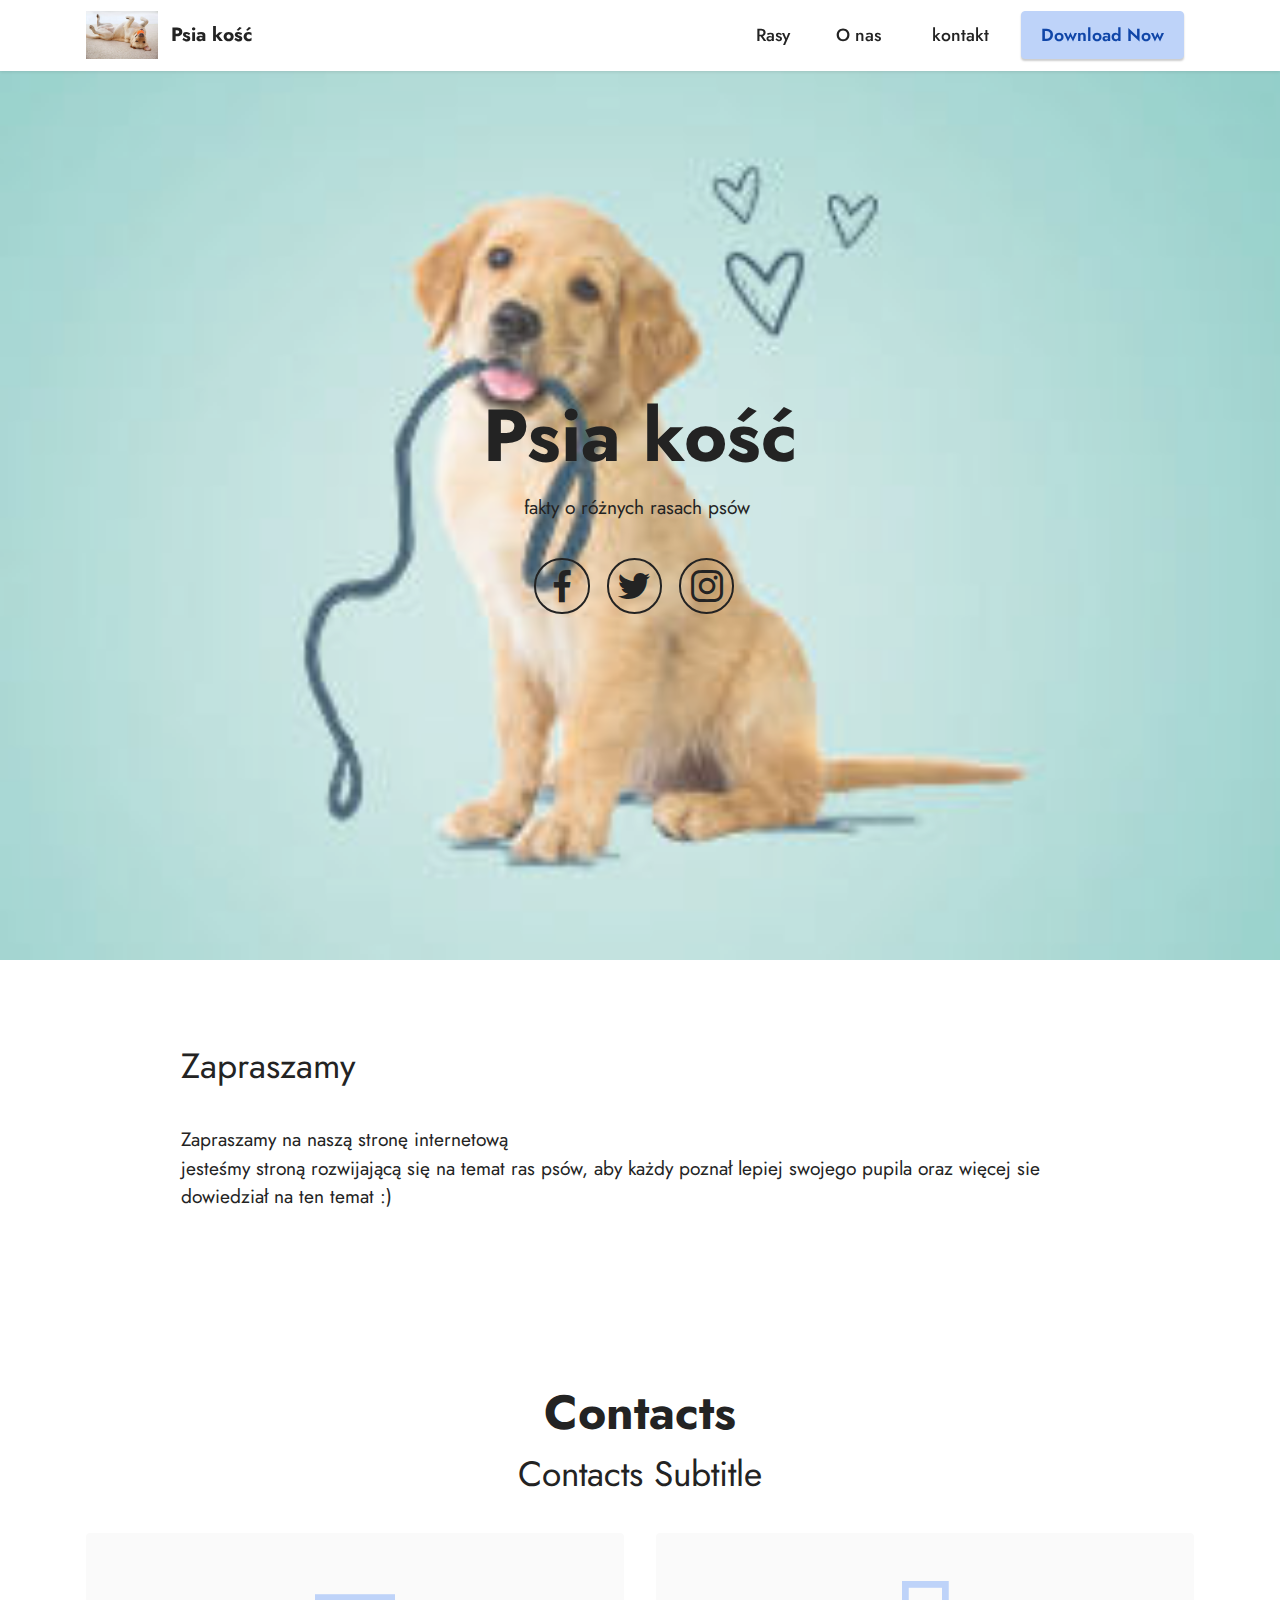
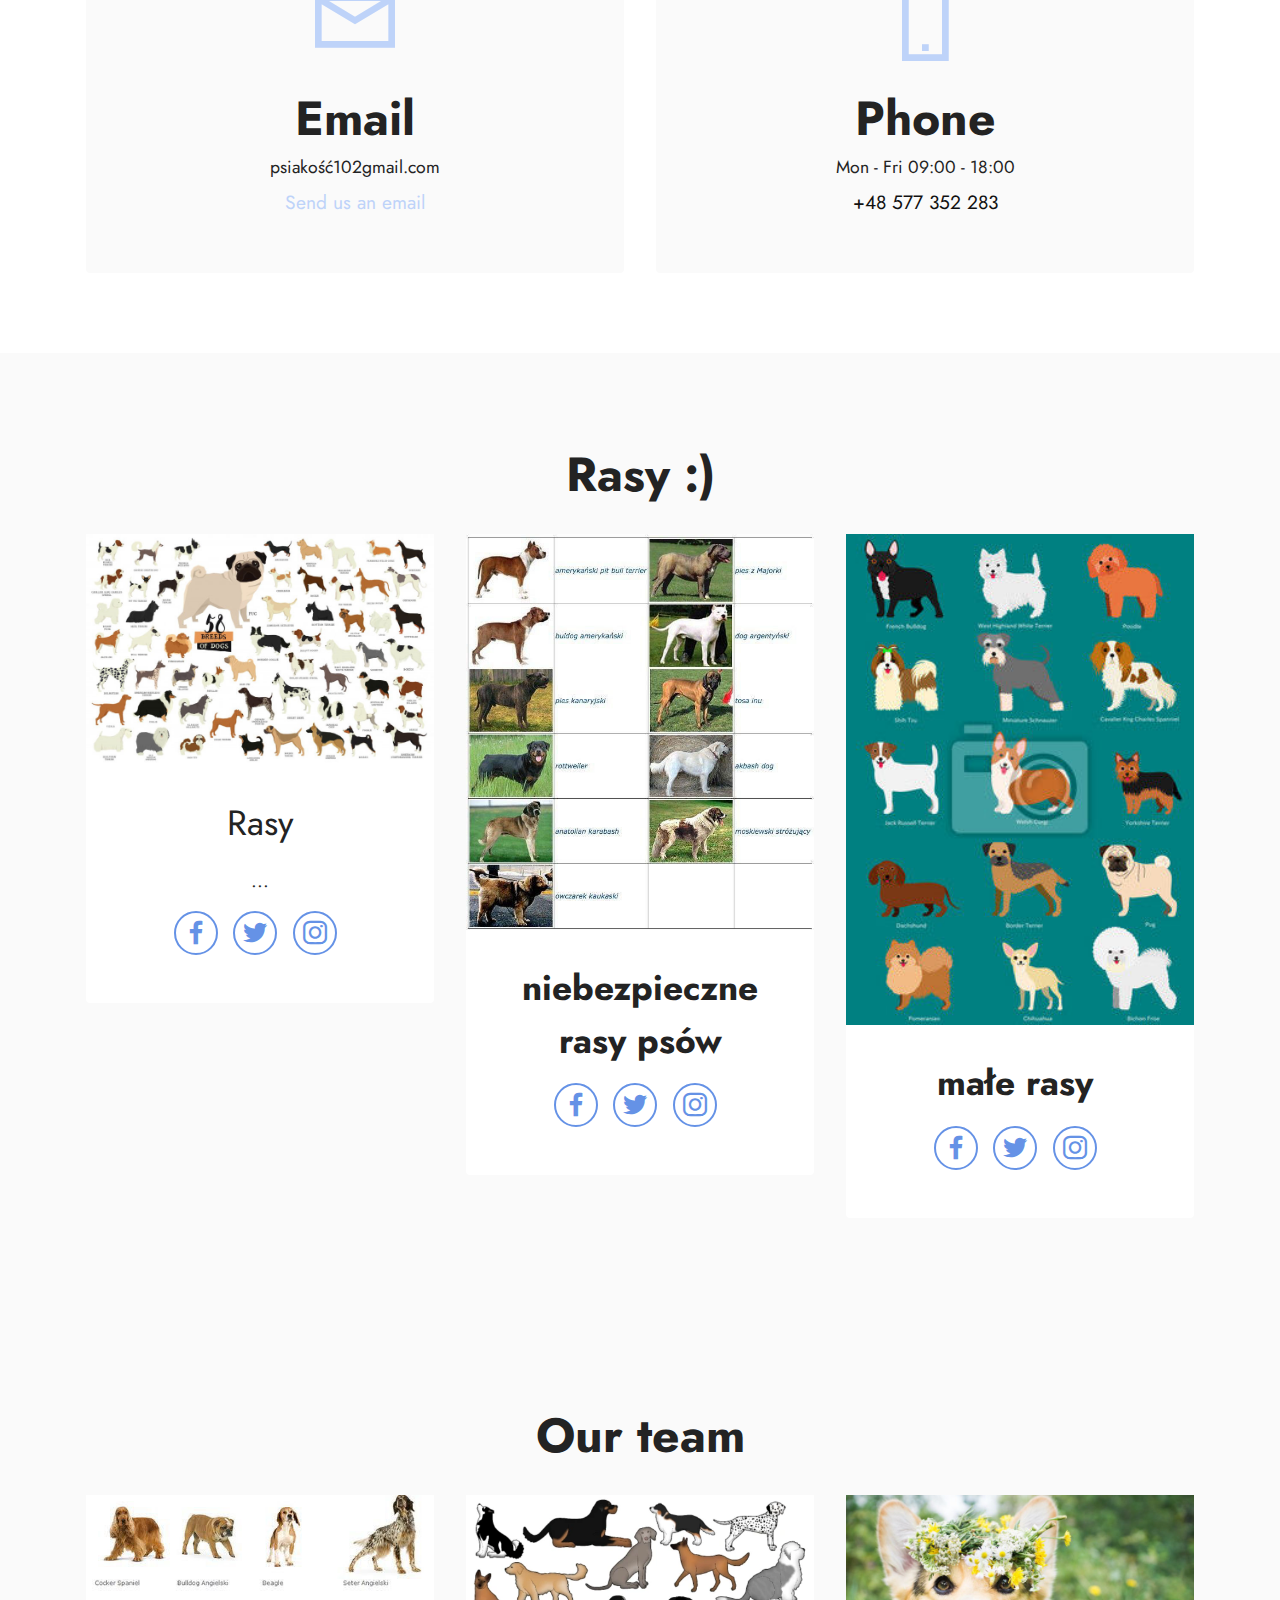
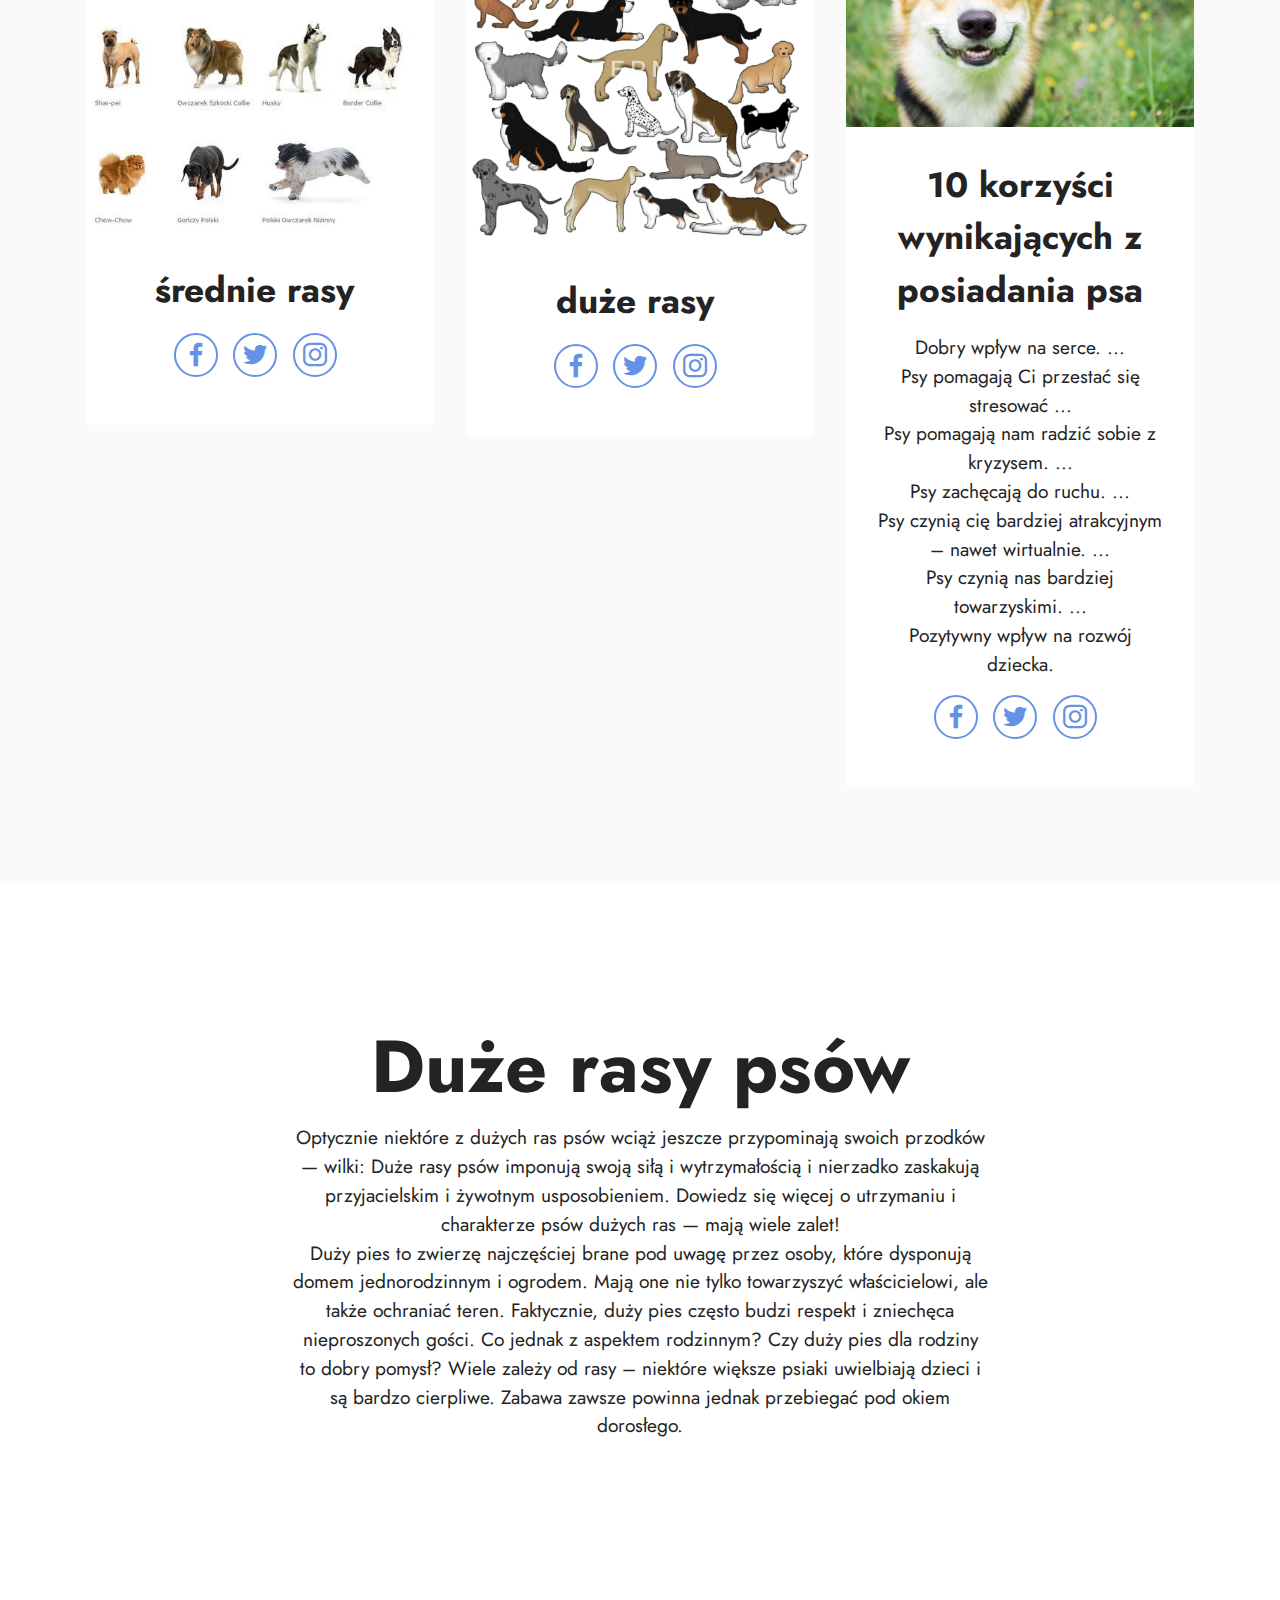
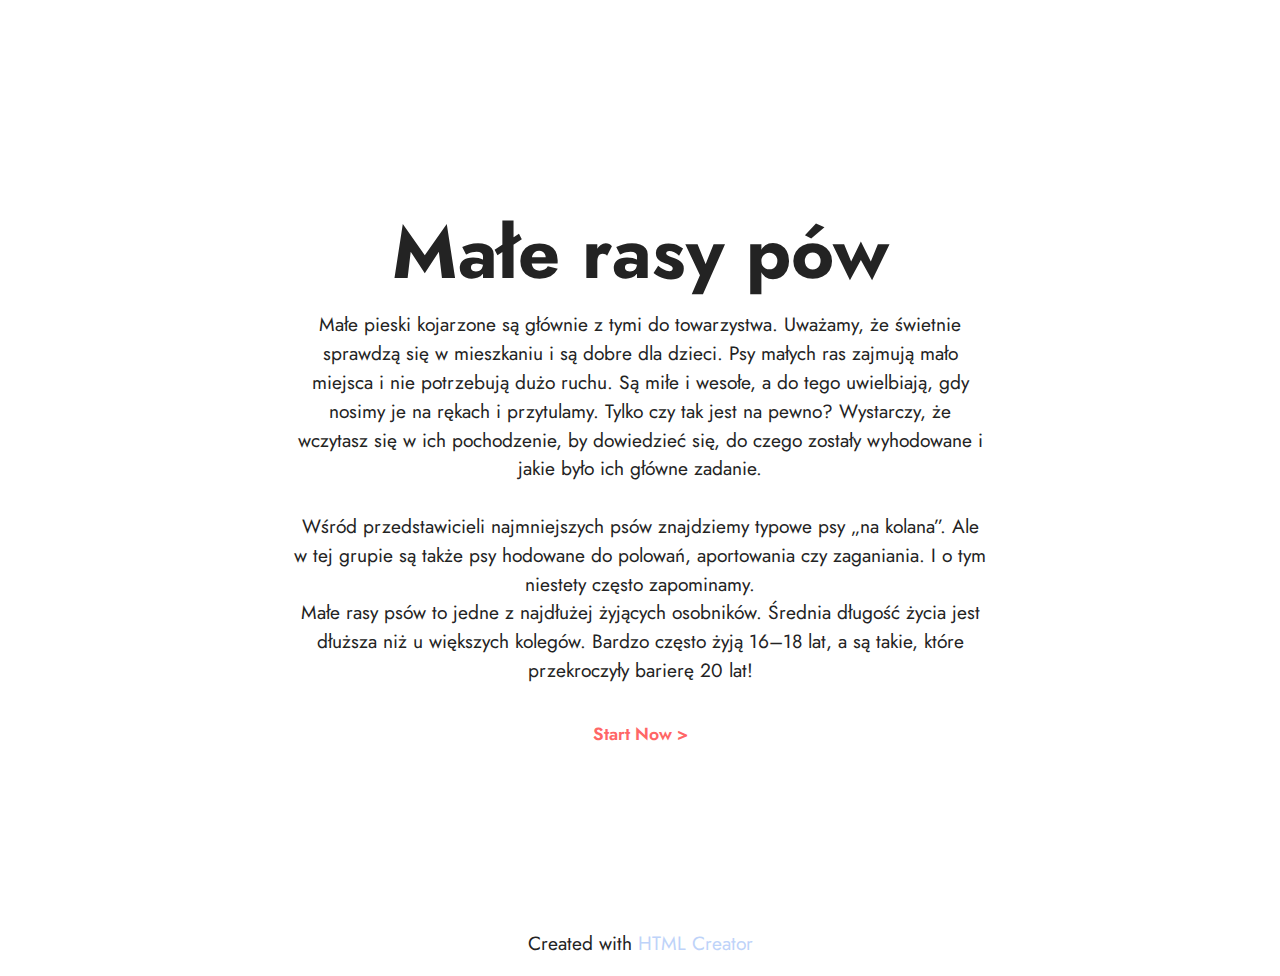
<file: Karolina mobirise/page2.html>
<!DOCTYPE html>
<html  >
<head>
  <!-- Site made with Mobirise Website Builder v5.6.13, https://mobirise.com -->
  <meta charset="UTF-8">
  <meta http-equiv="X-UA-Compatible" content="IE=edge">
  <meta name="generator" content="Mobirise v5.6.13, mobirise.com">
  <meta name="twitter:card" content="summary_large_image"/>
  <meta name="twitter:image:src" content="">
  <meta property="og:image" content="">
  <meta name="twitter:title" content="Page 2">
  <meta name="viewport" content="width=device-width, initial-scale=1, minimum-scale=1">
  <link rel="shortcut icon" href="assets/images/mbr-121x157.png" type="image/x-icon">
  <meta name="description" content="">
  
  
  <title>Page 2</title>
  <link rel="stylesheet" href="assets/web/assets/mobirise-icons2/mobirise2.css">
  <link rel="stylesheet" href="assets/bootstrap/css/bootstrap.min.css">
  <link rel="stylesheet" href="assets/bootstrap/css/bootstrap-grid.min.css">
  <link rel="stylesheet" href="assets/bootstrap/css/bootstrap-reboot.min.css">
  <link rel="stylesheet" href="assets/parallax/jarallax.css">
  <link rel="stylesheet" href="assets/dropdown/css/style.css">
  <link rel="stylesheet" href="assets/socicon/css/styles.css">
  <link rel="stylesheet" href="assets/theme/css/style.css">
  <link rel="preload" href="https://fonts.googleapis.com/css?family=Jost:100,200,300,400,500,600,700,800,900,100i,200i,300i,400i,500i,600i,700i,800i,900i&display=swap" as="style" onload="this.onload=null;this.rel='stylesheet'">
  <noscript><link rel="stylesheet" href="https://fonts.googleapis.com/css?family=Jost:100,200,300,400,500,600,700,800,900,100i,200i,300i,400i,500i,600i,700i,800i,900i&display=swap"></noscript>
  <link rel="preload" as="style" href="assets/mobirise/css/mbr-additional.css"><link rel="stylesheet" href="assets/mobirise/css/mbr-additional.css" type="text/css">
  
  
  
  
</head>
<body>
  
  <section data-bs-version="5.1" class="menu menu2 cid-tpTSuqU8ap" once="menu" id="menu2-p">
    
    <nav class="navbar navbar-dropdown navbar-fixed-top navbar-expand-lg">
        <div class="container">
            <div class="navbar-brand">
                <span class="navbar-logo">
                    <a href="https://mobiri.se">
                        <img src="assets/images/zalety-posiadania-psa.webp" alt="Mobirise Website Builder" style="height: 3rem;">
                    </a>
                </span>
                <span class="navbar-caption-wrap"><a class="navbar-caption text-black display-7" href="https://mobiri.se">Psia kość&nbsp;</a></span>
            </div>
            <button class="navbar-toggler" type="button" data-toggle="collapse" data-bs-toggle="collapse" data-target="#navbarSupportedContent" data-bs-target="#navbarSupportedContent" aria-controls="navbarNavAltMarkup" aria-expanded="false" aria-label="Toggle navigation">
                <div class="hamburger">
                    <span></span>
                    <span></span>
                    <span></span>
                    <span></span>
                </div>
            </button>
            <div class="collapse navbar-collapse" id="navbarSupportedContent">
                <ul class="navbar-nav nav-dropdown" data-app-modern-menu="true"><li class="nav-item"><a class="nav-link link text-black display-4" href="https://mobiri.se">Rasy</a></li>
                    <li class="nav-item"><a class="nav-link link text-black display-4" href="https://mobiri.se">O nas&nbsp;</a></li>
                    <li class="nav-item"><a class="nav-link link text-black display-4" href="https://mobiri.se">kontakt</a>
                    </li></ul>
                
                <div class="navbar-buttons mbr-section-btn">
                    <a class="btn btn-primary display-4" href="https://mobiri.se">
                        Download Now</a>
                </div>
            </div>
        </div>
    </nav>
</section>

<section data-bs-version="5.1" class="header13 cid-tpTRRX6mfJ mbr-fullscreen" id="header13-k">

    

    
    <div class="mbr-overlay" style="opacity: 0.2; background-color: rgb(255, 255, 255);"></div>

    <div class="align-center container">
        <div class="row justify-content-center">
            <div class="col-12 col-lg-10">
                <h1 class="mbr-section-title mbr-fonts-style mb-3 display-1"><strong>Psia kość</strong></h1>
                
                <p class="mbr-text mbr-fonts-style mb-3 display-7">fakty o różnych rasach psów&nbsp;</p>
                
                <div class="social-row display-7 mt-5">
                    <div class="soc-item">
                        <a href="https://twitter.com/mobirise" target="_blank">
                            <span class="mbr-iconfont socicon socicon-facebook"></span>
                        </a>
                    </div>
                    <div class="soc-item">
                        <a href="https://twitter.com/mobirise" target="_blank">
                            <span class="mbr-iconfont socicon socicon-twitter"></span>
                        </a>
                    </div>
                    <div class="soc-item">
                        <a href="https://twitter.com/mobirise" target="_blank">
                            <span class="mbr-iconfont socicon socicon-instagram"></span>
                        </a>
                    </div>
                    
                    
                </div>
            </div>
        </div>
    </div>
</section>

<section data-bs-version="5.1" class="content5 cid-tpTYFYBFHj" id="content5-v">
    
    <div class="container">
        <div class="row justify-content-center">
            <div class="col-md-12 col-lg-10">
                
                <h4 class="mbr-section-subtitle mbr-fonts-style mb-4 display-5">Zapraszamy&nbsp;</h4>
                <p class="mbr-text mbr-fonts-style display-7">Zapraszamy na naszą stronę internetową 
<br>jesteśmy stroną rozwijającą się na temat ras psów, aby każdy poznał lepiej swojego pupila oraz więcej sie dowiedział na ten temat :)</p>
            </div>
        </div>
    </div>
</section>

<section data-bs-version="5.1" class="contacts1 cid-tpTSIXT4fa" id="contacts1-q">

    

    
    
    <div class="container">
        <div class="mbr-section-head">
            <h3 class="mbr-section-title mbr-fonts-style align-center mb-0 display-2">
                <strong>Contacts</strong>
            </h3>
            <h4 class="mbr-section-subtitle mbr-fonts-style align-center mb-0 mt-2 display-5">
                Contacts Subtitle
            </h4>
        </div>
        <div class="row justify-content-center mt-4">
            <div class="card col-12 col-lg-6">
                <div class="card-wrapper">
                    <div class="card-box align-center">
                        <div class="image-wrapper">
                            <span class="mbr-iconfont mobi-mbri-letter mobi-mbri"></span>
                        </div>
                        <h4 class="card-title mbr-fonts-style mb-2 display-2">
                            <strong>Email</strong>
                        </h4>
                        <p class="mbr-text mbr-fonts-style mb-2 display-4">psiakość102gmail.com</p>
                        <h5 class="link mbr-fonts-style display-7"><a href="mailto:info@site.com" class="text-primary">Send us an
                                email</a>
                        </h5>
                    </div>
                </div>
            </div>
            <div class="card col-12 col-lg-6">
                <div class="card-wrapper">
                    <div class="card-box align-center">
                        <div class="image-wrapper">
                            <span class="mbr-iconfont mobi-mbri-mobile-2 mobi-mbri"></span>
                        </div>
                        <h4 class="card-title mbr-fonts-style align-center mb-2 display-2">
                            <strong>Phone</strong>
                        </h4>
                        <p class="mbr-text mbr-fonts-style mb-2 display-4">
                            Mon - Fri 09:00 - 18:00</p>
                        <h5 class="link mbr-black mbr-fonts-style display-7">+48 577 352 283</h5>
                    </div>
                </div>
            </div>
        </div>
    </div>
</section>

<section data-bs-version="5.1" class="team1 cid-tpTT3k5iDE" id="team1-r">
    

    
    
    <div class="container">
        <div class="row justify-content-center">
            <div class="col-12">
                <h3 class="mbr-section-title mbr-fonts-style align-center mb-4 display-2"><strong>Rasy :)</strong></h3>
                
            </div>
            <div class="col-sm-6 col-lg-4">
                <div class="card-wrap">
                    <div class="image-wrap">
                        <img src="assets/images/192904068ds-9127-816x543.jpg" alt="Mobirise Website Builder">
                    </div>
                    <div class="content-wrap">
                        <h5 class="mbr-section-title card-title mbr-fonts-style align-center m-0 display-5">Rasy</h5>
                        <h6 class="mbr-role mbr-fonts-style align-center mb-3 display-4"></h6>
                        <p class="card-text mbr-fonts-style align-center display-7">...</p>
                        <div class="social-row display-7">
                            <div class="soc-item">
                                <a href="https://www.facebook.com/Mobirise/" target="_blank">
                                    <span class="mbr-iconfont socicon socicon-facebook"></span>
                                </a>
                            </div>
                            <div class="soc-item">
                                <a href="https://twitter.com/mobirise" target="_blank">
                                    <span class="mbr-iconfont socicon socicon-twitter"></span>
                                </a>
                            </div>
                            <div class="soc-item">
                                <a href="https://instagram.com/mobirise" target="_blank">
                                    <span class="mbr-iconfont socicon socicon-instagram"></span>
                                </a>
                            </div>
                            
                            
                        </div>
                        
                    </div>
                </div>
            </div>

            <div class="col-sm-6 col-lg-4">
                <div class="card-wrap">
                    <div class="image-wrap">
                        <img src="assets/images/rasa-agresywna-607x691.jpg" alt="Mobirise Website Builder">
                    </div>
                    <div class="content-wrap">
                        <h5 class="mbr-section-title card-title mbr-fonts-style align-center m-0 display-5"><strong>niebezpieczne rasy psów</strong></h5>
                        <h6 class="mbr-role mbr-fonts-style align-center mb-3 display-4"></h6>
                        <p class="card-text mbr-fonts-style align-center display-7"></p>
                        <div class="social-row display-7">
                            <div class="soc-item">
                                <a href="https://www.facebook.com/Mobirise/" target="_blank">
                                    <span class="mbr-iconfont socicon socicon-facebook"></span>
                                </a>
                            </div>
                            <div class="soc-item">
                                <a href="https://twitter.com/mobirise" target="_blank">
                                    <span class="mbr-iconfont socicon socicon-twitter"></span>
                                </a>
                            </div>
                            <div class="soc-item">
                                <a href="https://instagram.com/mobirise" target="_blank">
                                    <span class="mbr-iconfont socicon socicon-instagram"></span>
                                </a>
                            </div>
                            
                            
                        </div>
                        
                    </div>
                </div>
            </div>

            <div class="col-sm-6 col-lg-4">
                <div class="card-wrap">
                    <div class="image-wrap">
                        <img src="assets/images/male-rasy-psow-rasy-nazwisk-400-88481245-283x400.jpg" alt="Mobirise Website Builder">
                    </div>
                    <div class="content-wrap">
                        <h5 class="mbr-section-title card-title mbr-fonts-style align-center m-0 display-5"><strong>małe rasy&nbsp;</strong></h5>
                        <h6 class="mbr-role mbr-fonts-style align-center mb-3 display-4"></h6>
                        <p class="card-text mbr-fonts-style align-center display-7"></p>
                        <div class="social-row display-7">
                            <div class="soc-item">
                                <a href="https://www.facebook.com/Mobirise/" target="_blank">
                                    <span class="mbr-iconfont socicon socicon-facebook"></span>
                                </a>
                            </div>
                            <div class="soc-item">
                                <a href="https://twitter.com/mobirise" target="_blank">
                                    <span class="mbr-iconfont socicon socicon-twitter"></span>
                                </a>
                            </div>
                            <div class="soc-item">
                                <a href="https://instagram.com/mobirise" target="_blank">
                                    <span class="mbr-iconfont socicon socicon-instagram"></span>
                                </a>
                            </div>
                            
                            
                        </div>
                        
                    </div>
                </div>
            </div>

            
        </div>
    </div>
</section>

<section data-bs-version="5.1" class="team1 cid-tpTUvW9YAU" id="team1-s">
    

    
    
    <div class="container">
        <div class="row justify-content-center">
            <div class="col-12">
                <h3 class="mbr-section-title mbr-fonts-style align-center mb-4 display-2">
                    <strong>Our team</strong>
                </h3>
                
            </div>
            <div class="col-sm-6 col-lg-4">
                <div class="card-wrap">
                    <div class="image-wrap">
                        <img src="assets/images/cddd9687-b73c-413f-cc01-f509deee9e5b-465x450.jpg" alt="Mobirise Website Builder">
                    </div>
                    <div class="content-wrap">
                        <h5 class="mbr-section-title card-title mbr-fonts-style align-center m-0 display-5"><strong>średnie rasy&nbsp;</strong></h5>
                        <h6 class="mbr-role mbr-fonts-style align-center mb-3 display-4"></h6>
                        <p class="card-text mbr-fonts-style align-center display-7"></p>
                        <div class="social-row display-7">
                            <div class="soc-item">
                                <a href="https://www.facebook.com/Mobirise/" target="_blank">
                                    <span class="mbr-iconfont socicon socicon-facebook"></span>
                                </a>
                            </div>
                            <div class="soc-item">
                                <a href="https://twitter.com/mobirise" target="_blank">
                                    <span class="mbr-iconfont socicon socicon-twitter"></span>
                                </a>
                            </div>
                            <div class="soc-item">
                                <a href="https://instagram.com/mobirise" target="_blank">
                                    <span class="mbr-iconfont socicon socicon-instagram"></span>
                                </a>
                            </div>
                            
                            
                        </div>
                        
                    </div>
                </div>
            </div>

            <div class="col-sm-6 col-lg-4">
                <div class="card-wrap">
                    <div class="image-wrap">
                        <img src="assets/images/razas-de-perros-grandes-bandana.webp" alt="Mobirise Website Builder">
                    </div>
                    <div class="content-wrap">
                        <h5 class="mbr-section-title card-title mbr-fonts-style align-center m-0 display-5"><strong>duże rasy&nbsp;</strong></h5>
                        <h6 class="mbr-role mbr-fonts-style align-center mb-3 display-4"></h6>
                        <p class="card-text mbr-fonts-style align-center display-7"></p>
                        <div class="social-row display-7">
                            <div class="soc-item">
                                <a href="https://www.facebook.com/Mobirise/" target="_blank">
                                    <span class="mbr-iconfont socicon socicon-facebook"></span>
                                </a>
                            </div>
                            <div class="soc-item">
                                <a href="https://twitter.com/mobirise" target="_blank">
                                    <span class="mbr-iconfont socicon socicon-twitter"></span>
                                </a>
                            </div>
                            <div class="soc-item">
                                <a href="https://instagram.com/mobirise" target="_blank">
                                    <span class="mbr-iconfont socicon socicon-instagram"></span>
                                </a>
                            </div>
                            
                            
                        </div>
                        
                    </div>
                </div>
            </div>

            <div class="col-sm-6 col-lg-4">
                <div class="card-wrap">
                    <div class="image-wrap">
                        <img src="assets/images/adobestock-169576840-816x543.jpg" alt="Mobirise Website Builder">
                    </div>
                    <div class="content-wrap">
                        <h5 class="mbr-section-title card-title mbr-fonts-style align-center m-0 display-5"><strong>10 korzyści wynikających z posiadania psa</strong></h5>
                        <h6 class="mbr-role mbr-fonts-style align-center mb-3 display-4"></h6>
                        <p class="card-text mbr-fonts-style align-center display-7">Dobry wpływ na serce. ...
<br>Psy pomagają Ci przestać się stresować ...
<br>Psy pomagają nam radzić sobie z kryzysem. ...
<br>Psy zachęcają do ruchu. ...
<br>Psy czynią cię bardziej atrakcyjnym – nawet wirtualnie. ...
<br>Psy czynią nas bardziej towarzyskimi. ...
<br>Pozytywny wpływ na rozwój dziecka.</p>
                        <div class="social-row display-7">
                            <div class="soc-item">
                                <a href="https://www.facebook.com/Mobirise/" target="_blank">
                                    <span class="mbr-iconfont socicon socicon-facebook"></span>
                                </a>
                            </div>
                            <div class="soc-item">
                                <a href="https://twitter.com/mobirise" target="_blank">
                                    <span class="mbr-iconfont socicon socicon-twitter"></span>
                                </a>
                            </div>
                            <div class="soc-item">
                                <a href="https://instagram.com/mobirise" target="_blank">
                                    <span class="mbr-iconfont socicon socicon-instagram"></span>
                                </a>
                            </div>
                            
                            
                        </div>
                        
                    </div>
                </div>
            </div>

            
        </div>
    </div>
</section>

<section data-bs-version="5.1" class="header12 cid-tpTZqlwNNO mbr-parallax-background" id="header12-x">

    

    
    <div class="mbr-overlay" style="opacity: 0.3; background-color: rgb(255, 255, 255);">
    </div>
    <div class="container">
        <div class="row justify-content-center">
            <div class="card col-12 col-md-12 col-lg-9">
                <div class="card-wrapper">
                    <div class="card-box align-center">
                        <h1 class="card-title mbr-fonts-style mb-3 display-1"><strong>Duże rasy psów</strong></h1>
                        <p class="mbr-text mbr-fonts-style display-7">Optycznie niektóre z dużych ras psów wciąż jeszcze przypominają swoich przodków — wilki: Duże rasy psów imponują swoją siłą i wytrzymałością i nierzadko zaskakują przyjacielskim i żywotnym usposobieniem. Dowiedz się więcej o utrzymaniu i charakterze psów dużych ras — mają wiele zalet!<br>Duży pies to zwierzę najczęściej brane pod uwagę przez osoby, które dysponują domem jednorodzinnym i ogrodem. Mają one nie tylko towarzyszyć właścicielowi, ale także ochraniać teren. Faktycznie, duży pies często budzi respekt i zniechęca nieproszonych gości. Co jednak z aspektem rodzinnym? Czy duży pies dla rodziny to dobry pomysł? Wiele zależy od rasy – niektóre większe psiaki uwielbiają dzieci i są bardzo cierpliwe. Zabawa zawsze powinna jednak przebiegać pod okiem dorosłego.<br><br></p>
                        <div class="mbr-section-btn mt-3"><a class="btn btn-secondary-outline display-7" href="https://mobiri.se"></a></div>
                    </div>
                </div>
            </div>
        </div>
    </div>
</section>

<section data-bs-version="5.1" class="header12 cid-tpU0fycNqp mbr-parallax-background" id="header12-z">

    

    
    <div class="mbr-overlay" style="opacity: 0.3; background-color: rgb(255, 255, 255);">
    </div>
    <div class="container">
        <div class="row justify-content-center">
            <div class="card col-12 col-md-12 col-lg-9">
                <div class="card-wrapper">
                    <div class="card-box align-center">
                        <h1 class="card-title mbr-fonts-style mb-3 display-1"><strong>Małe rasy pów</strong></h1>
                        <p class="mbr-text mbr-fonts-style display-7">Małe pieski kojarzone są głównie z tymi do towarzystwa. Uważamy, że świetnie sprawdzą się w mieszkaniu i są dobre dla dzieci. Psy małych ras zajmują mało miejsca i nie potrzebują dużo ruchu. Są miłe i wesołe, a do tego uwielbiają, gdy nosimy je na rękach i przytulamy. Tylko czy tak jest na pewno? Wystarczy, że wczytasz się w ich pochodzenie, by dowiedzieć się, do czego zostały wyhodowane i jakie było ich główne zadanie.
<br>
<br>Wśród przedstawicieli najmniejszych psów znajdziemy typowe psy „na kolana”. Ale w tej grupie są także psy hodowane do polowań, aportowania czy zaganiania. I o tym niestety często zapominamy.<br>Małe rasy psów to jedne z najdłużej żyjących osobników. Średnia długość życia jest dłuższa niż u większych kolegów. Bardzo często żyją 16–18 lat, a są takie, które przekroczyły barierę 20 lat!<br></p>
                        <div class="mbr-section-btn mt-3">
                            <a class="btn btn-secondary-outline display-4" href="https://mobiri.se">Start Now &gt;</a>
                        </div>
                    </div>
                </div>
            </div>
        </div>
    </div>
</section><section class="display-7" style="padding: 0;align-items: center;justify-content: center;flex-wrap: wrap;    align-content: center;display: flex;position: relative;height: 4rem;"><a href="https://mobiri.se/2915802" style="flex: 1 1;height: 4rem;position: absolute;width: 100%;z-index: 1;"><img alt="" style="height: 4rem;" src="[data-uri]"></a><p style="margin: 0;text-align: center;" class="display-7">Created with &#8204;</p><a style="z-index:1" href="https://mobirise.com/html-builder.html">HTML Creator</a></section><script src="assets/bootstrap/js/bootstrap.bundle.min.js"></script>  <script src="assets/parallax/jarallax.js"></script>  <script src="assets/smoothscroll/smooth-scroll.js"></script>  <script src="assets/ytplayer/index.js"></script>  <script src="assets/dropdown/js/navbar-dropdown.js"></script>  <script src="assets/theme/js/script.js"></script>  
  
  
</body>
</html>
</file>
<file: Karolina mobirise/assets/web/assets/mobirise-icons2/mobirise2.css>
@font-face {
  font-family: 'Moririse2';
  font-display: swap;
  src:  url('mobirise2.eot?f2bix4');
  src:  url('mobirise2.eot?f2bix4#iefix') format('embedded-opentype'),
    url('mobirise2.ttf?f2bix4') format('truetype'),
    url('mobirise2.woff?f2bix4') format('woff'),
    url('mobirise2.svg?f2bix4#mobirise2') format('svg');
  font-weight: normal;
  font-style: normal;
}

[class^="mobi-"], [class*=" mobi-"] {
  /* use !important to prevent issues with browser extensions that change fonts */
  font-family: 'Moririse2' !important;
  speak: none;
  font-style: normal;
  font-weight: normal;
  font-variant: normal;
  text-transform: none;
  line-height: 1;

  /* Better Font Rendering =========== */
  -webkit-font-smoothing: antialiased;
  -moz-osx-font-smoothing: grayscale;
}

.mobi-mbri-add-submenu:before {
  content: "\e900";
}
.mobi-mbri-alert:before {
  content: "\e901";
}
.mobi-mbri-align-center:before {
  content: "\e902";
}
.mobi-mbri-align-justify:before {
  content: "\e903";
}
.mobi-mbri-align-left:before {
  content: "\e904";
}
.mobi-mbri-align-right:before {
  content: "\e905";
}
.mobi-mbri-android:before {
  content: "\e906";
}
.mobi-mbri-apple:before {
  content: "\e907";
}
.mobi-mbri-arrow-down:before {
  content: "\e908";
}
.mobi-mbri-arrow-next:before {
  content: "\e909";
}
.mobi-mbri-arrow-prev:before {
  content: "\e90a";
}
.mobi-mbri-arrow-up:before {
  content: "\e90b";
}
.mobi-mbri-bold:before {
  content: "\e90c";
}
.mobi-mbri-bookmark:before {
  content: "\e90d";
}
.mobi-mbri-bootstrap:before {
  content: "\e90e";
}
.mobi-mbri-briefcase:before {
  content: "\e90f";
}
.mobi-mbri-browse:before {
  content: "\e910";
}
.mobi-mbri-bulleted-list:before {
  content: "\e911";
}
.mobi-mbri-calendar:before {
  content: "\e912";
}
.mobi-mbri-camera:before {
  content: "\e913";
}
.mobi-mbri-cart-add:before {
  content: "\e914";
}
.mobi-mbri-cart-full:before {
  content: "\e915";
}
.mobi-mbri-cash:before {
  content: "\e916";
}
.mobi-mbri-change-style:before {
  content: "\e917";
}
.mobi-mbri-chat:before {
  content: "\e918";
}
.mobi-mbri-clock:before {
  content: "\e919";
}
.mobi-mbri-close:before {
  content: "\e91a";
}
.mobi-mbri-cloud:before {
  content: "\e91b";
}
.mobi-mbri-code:before {
  content: "\e91c";
}
.mobi-mbri-contact-form:before {
  content: "\e91d";
}
.mobi-mbri-credit-card:before {
  content: "\e91e";
}
.mobi-mbri-cursor-click:before {
  content: "\e91f";
}
.mobi-mbri-cust-feedback:before {
  content: "\e920";
}
.mobi-mbri-database:before {
  content: "\e921";
}
.mobi-mbri-delivery:before {
  content: "\e922";
}
.mobi-mbri-desktop:before {
  content: "\e923";
}
.mobi-mbri-devices:before {
  content: "\e924";
}
.mobi-mbri-down:before {
  content: "\e925";
}
.mobi-mbri-download-2:before {
  content: "\e926";
}
.mobi-mbri-download:before {
  content: "\e927";
}
.mobi-mbri-drag-n-drop-2:before {
  content: "\e928";
}
.mobi-mbri-drag-n-drop:before {
  content: "\e929";
}
.mobi-mbri-edit-2:before {
  content: "\e92a";
}
.mobi-mbri-edit:before {
  content: "\e92b";
}
.mobi-mbri-error:before {
  content: "\e92c";
}
.mobi-mbri-extension:before {
  content: "\e92d";
}
.mobi-mbri-features:before {
  content: "\e92e";
}
.mobi-mbri-file:before {
  content: "\e92f";
}
.mobi-mbri-flag:before {
  content: "\e930";
}
.mobi-mbri-folder:before {
  content: "\e931";
}
.mobi-mbri-gift:before {
  content: "\e932";
}
.mobi-mbri-github:before {
  content: "\e933";
}
.mobi-mbri-globe-2:before {
  content: "\e934";
}
.mobi-mbri-globe:before {
  content: "\e935";
}
.mobi-mbri-growing-chart:before {
  content: "\e936";
}
.mobi-mbri-hearth:before {
  content: "\e937";
}
.mobi-mbri-help:before {
  content: "\e938";
}
.mobi-mbri-home:before {
  content: "\e939";
}
.mobi-mbri-hot-cup:before {
  content: "\e93a";
}
.mobi-mbri-idea:before {
  content: "\e93b";
}
.mobi-mbri-image-gallery:before {
  content: "\e93c";
}
.mobi-mbri-image-slider:before {
  content: "\e93d";
}
.mobi-mbri-info:before {
  content: "\e93e";
}
.mobi-mbri-italic:before {
  content: "\e93f";
}
.mobi-mbri-key:before {
  content: "\e940";
}
.mobi-mbri-laptop:before {
  content: "\e941";
}
.mobi-mbri-layers:before {
  content: "\e942";
}
.mobi-mbri-left-right:before {
  content: "\e943";
}
.mobi-mbri-left:before {
  content: "\e944";
}
.mobi-mbri-letter:before {
  content: "\e945";
}
.mobi-mbri-like:before {
  content: "\e946";
}
.mobi-mbri-link:before {
  content: "\e947";
}
.mobi-mbri-lock:before {
  content: "\e948";
}
.mobi-mbri-login:before {
  content: "\e949";
}
.mobi-mbri-logout:before {
  content: "\e94a";
}
.mobi-mbri-magic-stick:before {
  content: "\e94b";
}
.mobi-mbri-map-pin:before {
  content: "\e94c";
}
.mobi-mbri-menu:before {
  content: "\e94d";
}
.mobi-mbri-mobile-2:before {
  content: "\e94e";
}
.mobi-mbri-mobile-horizontal:before {
  content: "\e94f";
}
.mobi-mbri-mobile:before {
  content: "\e950";
}
.mobi-mbri-mobirise:before {
  content: "\e951";
}
.mobi-mbri-more-horizontal:before {
  content: "\e952";
}
.mobi-mbri-more-vertical:before {
  content: "\e953";
}
.mobi-mbri-music:before {
  content: "\e954";
}
.mobi-mbri-new-file:before {
  content: "\e955";
}
.mobi-mbri-numbered-list:before {
  content: "\e956";
}
.mobi-mbri-opened-folder:before {
  content: "\e957";
}
.mobi-mbri-pages:before {
  content: "\e958";
}
.mobi-mbri-paper-plane:before {
  content: "\e959";
}
.mobi-mbri-paperclip:before {
  content: "\e95a";
}
.mobi-mbri-phone:before {
  content: "\e95b";
}
.mobi-mbri-photo:before {
  content: "\e95c";
}
.mobi-mbri-photos:before {
  content: "\e95d";
}
.mobi-mbri-pin:before {
  content: "\e95e";
}
.mobi-mbri-play:before {
  content: "\e95f";
}
.mobi-mbri-plus:before {
  content: "\e960";
}
.mobi-mbri-preview:before {
  content: "\e961";
}
.mobi-mbri-print:before {
  content: "\e962";
}
.mobi-mbri-protect:before {
  content: "\e963";
}
.mobi-mbri-question:before {
  content: "\e964";
}
.mobi-mbri-quote-left:before {
  content: "\e965";
}
.mobi-mbri-quote-right:before {
  content: "\e966";
}
.mobi-mbri-redo:before {
  content: "\e967";
}
.mobi-mbri-refresh:before {
  content: "\e968";
}
.mobi-mbri-responsive-2:before {
  content: "\e969";
}
.mobi-mbri-responsive:before {
  content: "\e96a";
}
.mobi-mbri-right:before {
  content: "\e96b";
}
.mobi-mbri-rocket:before {
  content: "\e96c";
}
.mobi-mbri-sad-face:before {
  content: "\e96d";
}
.mobi-mbri-sale:before {
  content: "\e96e";
}
.mobi-mbri-save:before {
  content: "\e96f";
}
.mobi-mbri-search:before {
  content: "\e970";
}
.mobi-mbri-setting-2:before {
  content: "\e971";
}
.mobi-mbri-setting-3:before {
  content: "\e972";
}
.mobi-mbri-setting:before {
  content: "\e973";
}
.mobi-mbri-share:before {
  content: "\e974";
}
.mobi-mbri-shopping-bag:before {
  content: "\e975";
}
.mobi-mbri-shopping-basket:before {
  content: "\e976";
}
.mobi-mbri-shopping-cart:before {
  content: "\e977";
}
.mobi-mbri-sites:before {
  content: "\e978";
}
.mobi-mbri-smile-face:before {
  content: "\e979";
}
.mobi-mbri-speed:before {
  content: "\e97a";
}
.mobi-mbri-star:before {
  content: "\e97b";
}
.mobi-mbri-success:before {
  content: "\e97c";
}
.mobi-mbri-sun:before {
  content: "\e97d";
}
.mobi-mbri-sun2:before {
  content: "\e97e";
}
.mobi-mbri-tablet-vertical:before {
  content: "\e97f";
}
.mobi-mbri-tablet:before {
  content: "\e980";
}
.mobi-mbri-target:before {
  content: "\e981";
}
.mobi-mbri-timer:before {
  content: "\e982";
}
.mobi-mbri-to-ftp:before {
  content: "\e983";
}
.mobi-mbri-to-local-drive:before {
  content: "\e984";
}
.mobi-mbri-touch-swipe:before {
  content: "\e985";
}
.mobi-mbri-touch:before {
  content: "\e986";
}
.mobi-mbri-trash:before {
  content: "\e987";
}
.mobi-mbri-underline:before {
  content: "\e988";
}
.mobi-mbri-undo:before {
  content: "\e989";
}
.mobi-mbri-unlink:before {
  content: "\e98a";
}
.mobi-mbri-unlock:before {
  content: "\e98b";
}
.mobi-mbri-up-down:before {
  content: "\e98c";
}
.mobi-mbri-up:before {
  content: "\e98d";
}
.mobi-mbri-update:before {
  content: "\e98e";
}
.mobi-mbri-upload-2:before {
  content: "\e98f";
}
.mobi-mbri-upload:before {
  content: "\e990";
}
.mobi-mbri-user-2:before {
  content: "\e991";
}
.mobi-mbri-user:before {
  content: "\e992";
}
.mobi-mbri-users:before {
  content: "\e993";
}
.mobi-mbri-video-play:before {
  content: "\e994";
}
.mobi-mbri-video:before {
  content: "\e995";
}
.mobi-mbri-watch:before {
  content: "\e996";
}
.mobi-mbri-website-theme-2:before {
  content: "\e997";
}
.mobi-mbri-website-theme:before {
  content: "\e998";
}
.mobi-mbri-wifi:before {
  content: "\e999";
}
.mobi-mbri-windows:before {
  content: "\e99a";
}
.mobi-mbri-zoom-in:before {
  content: "\e99b";
}
.mobi-mbri-zoom-out:before {
  content: "\e99c";
}
</file>
<file: Karolina mobirise/assets/dropdown/css/style.css>
.navbar-dropdown {
  left: 0;
  padding: 0;
  position: absolute;
  right: 0;
  top: 0;
  transition: all 0.45s ease;
  z-index: 1030;
  background: #282828; }
  .navbar-dropdown .navbar-logo {
    margin-right: 0.8rem;
    transition: margin 0.3s ease-in-out;
    vertical-align: middle; }
    .navbar-dropdown .navbar-logo img {
      height: 3.125rem;
      transition: all 0.3s ease-in-out; }
    .navbar-dropdown .navbar-logo.mbr-iconfont {
      font-size: 3.125rem;
      line-height: 3.125rem; }
  .navbar-dropdown .navbar-caption {
    font-weight: 700;
    white-space: normal;
    vertical-align: -4px;
    line-height: 3.125rem !important; }
    .navbar-dropdown .navbar-caption, .navbar-dropdown .navbar-caption:hover {
      color: inherit;
      text-decoration: none; }
  .navbar-dropdown .mbr-iconfont + .navbar-caption {
    vertical-align: -1px; }
  .navbar-dropdown.navbar-fixed-top {
    position: fixed; }
  .navbar-dropdown .navbar-brand span {
    vertical-align: -4px; }
  .navbar-dropdown.bg-color.transparent {
    background: none; }
  .navbar-dropdown.navbar-short .navbar-brand {
    padding: 0.625rem 0; }
    .navbar-dropdown.navbar-short .navbar-brand span {
      vertical-align: -1px; }
  .navbar-dropdown.navbar-short .navbar-caption {
    line-height: 2.375rem !important;
    vertical-align: -2px; }
  .navbar-dropdown.navbar-short .navbar-logo {
    margin-right: 0.5rem; }
    .navbar-dropdown.navbar-short .navbar-logo img {
      height: 2.375rem; }
    .navbar-dropdown.navbar-short .navbar-logo.mbr-iconfont {
      font-size: 2.375rem;
      line-height: 2.375rem; }
  .navbar-dropdown.navbar-short .mbr-table-cell {
    height: 3.625rem; }
  .navbar-dropdown .navbar-close {
    left: 0.6875rem;
    position: fixed;
    top: 0.75rem;
    z-index: 1000; }
  .navbar-dropdown .hamburger-icon {
    content: "";
    display: inline-block;
    vertical-align: middle;
    width: 16px;
    -webkit-box-shadow: 0 -6px 0 1px #282828,0 0 0 1px #282828,0 6px 0 1px #282828;
    -moz-box-shadow: 0 -6px 0 1px #282828,0 0 0 1px #282828,0 6px 0 1px #282828;
    box-shadow: 0 -6px 0 1px #282828,0 0 0 1px #282828,0 6px 0 1px #282828; }

.dropdown-menu .dropdown-toggle[data-toggle="dropdown-submenu"]::after {
  border-bottom: 0.35em solid transparent;
  border-left: 0.35em solid;
  border-right: 0;
  border-top: 0.35em solid transparent;
  margin-left: 0.3rem; }

.dropdown-menu .dropdown-item:focus {
  outline: 0; }

.nav-dropdown {
  font-size: 0.75rem;
  font-weight: 500;
  height: auto !important; }
  .nav-dropdown .nav-btn {
    padding-left: 1rem; }
  .nav-dropdown .link {
    margin: .667em 1.667em;
    font-weight: 500;
    padding: 0;
    transition: color .2s ease-in-out; }
    .nav-dropdown .link.dropdown-toggle {
      margin-right: 2.583em; }
      .nav-dropdown .link.dropdown-toggle::after {
        margin-left: .25rem;
        border-top: 0.35em solid;
        border-right: 0.35em solid transparent;
        border-left: 0.35em solid transparent;
        border-bottom: 0; }
      .nav-dropdown .link.dropdown-toggle[aria-expanded="true"] {
        margin: 0;
        padding: 0.667em 3.263em  0.667em 1.667em; }
  .nav-dropdown .link::after,
  .nav-dropdown .dropdown-item::after {
    color: inherit; }
  .nav-dropdown .btn {
    font-size: 0.75rem;
    font-weight: 700;
    letter-spacing: 0;
    margin-bottom: 0;
    padding-left: 1.25rem;
    padding-right: 1.25rem; }
  .nav-dropdown .dropdown-menu {
    border-radius: 0;
    border: 0;
    left: 0;
    margin: 0;
    padding-bottom: 1.25rem;
    padding-top: 1.25rem;
    position: relative; }
  .nav-dropdown .dropdown-submenu {
    margin-left: 0.125rem;
    top: 0; }
  .nav-dropdown .dropdown-item {
    font-weight: 500;
    line-height: 2;
    padding: 0.3846em 4.615em 0.3846em 1.5385em;
    position: relative;
    transition: color .2s ease-in-out, background-color .2s ease-in-out; }
    .nav-dropdown .dropdown-item::after {
      margin-top: -0.3077em;
      position: absolute;
      right: 1.1538em;
      top: 50%; }
    .nav-dropdown .dropdown-item:focus, .nav-dropdown .dropdown-item:hover {
      background: none; }

@media (max-width: 767px) {
  .nav-dropdown.navbar-toggleable-sm {
    bottom: 0;
    display: none;
    left: 0;
    overflow-x: hidden;
    position: fixed;
    top: 0;
    transform: translateX(-100%);
    -ms-transform: translateX(-100%);
    -webkit-transform: translateX(-100%);
    width: 18.75rem;
    z-index: 999; } }
.nav-dropdown.navbar-toggleable-xl {
  bottom: 0;
  display: none;
  left: 0;
  overflow-x: hidden;
  position: fixed;
  top: 0;
  transform: translateX(-100%);
  -ms-transform: translateX(-100%);
  -webkit-transform: translateX(-100%);
  width: 18.75rem;
  z-index: 999; }

.nav-dropdown-sm {
  display: block !important;
  overflow-x: hidden;
  overflow: auto;
  padding-top: 3.875rem; }
  .nav-dropdown-sm::after {
    content: "";
    display: block;
    height: 3rem;
    width: 100%; }
  .nav-dropdown-sm.collapse.in ~ .navbar-close {
    display: block !important; }
  .nav-dropdown-sm.collapsing, .nav-dropdown-sm.collapse.in {
    transform: translateX(0);
    -ms-transform: translateX(0);
    -webkit-transform: translateX(0);
    transition: all 0.25s ease-out;
    -webkit-transition: all 0.25s ease-out;
    background: #282828; }
  .nav-dropdown-sm.collapsing[aria-expanded="false"] {
    transform: translateX(-100%);
    -ms-transform: translateX(-100%);
    -webkit-transform: translateX(-100%); }
  .nav-dropdown-sm .nav-item {
    display: block;
    margin-left: 0 !important;
    padding-left: 0; }
  .nav-dropdown-sm .link,
  .nav-dropdown-sm .dropdown-item {
    border-top: 1px dotted rgba(255, 255, 255, 0.1);
    font-size: 0.8125rem;
    line-height: 1.6;
    margin: 0 !important;
    padding: 0.875rem 2.4rem 0.875rem 1.5625rem !important;
    position: relative;
    white-space: normal; }
    .nav-dropdown-sm .link:focus, .nav-dropdown-sm .link:hover,
    .nav-dropdown-sm .dropdown-item:focus,
    .nav-dropdown-sm .dropdown-item:hover {
      background: rgba(0, 0, 0, 0.2) !important;
      color: #c0a375; }
  .nav-dropdown-sm .nav-btn {
    position: relative;
    padding: 1.5625rem 1.5625rem 0 1.5625rem; }
    .nav-dropdown-sm .nav-btn::before {
      border-top: 1px dotted rgba(255, 255, 255, 0.1);
      content: "";
      left: 0;
      position: absolute;
      top: 0;
      width: 100%; }
    .nav-dropdown-sm .nav-btn + .nav-btn {
      padding-top: 0.625rem; }
      .nav-dropdown-sm .nav-btn + .nav-btn::before {
        display: none; }
  .nav-dropdown-sm .btn {
    padding: 0.625rem 0; }
  .nav-dropdown-sm .dropdown-toggle[data-toggle="dropdown-submenu"]::after {
    margin-left: .25rem;
    border-top: 0.35em solid;
    border-right: 0.35em solid transparent;
    border-left: 0.35em solid transparent;
    border-bottom: 0; }
  .nav-dropdown-sm .dropdown-toggle[data-toggle="dropdown-submenu"][aria-expanded="true"]::after {
    border-top: 0;
    border-right: 0.35em solid transparent;
    border-left: 0.35em solid transparent;
    border-bottom: 0.35em solid; }
  .nav-dropdown-sm .dropdown-menu {
    margin: 0;
    padding: 0;
    position: relative;
    top: 0;
    left: 0;
    width: 100%;
    border: 0;
    float: none;
    border-radius: 0;
    background: none; }
  .nav-dropdown-sm .dropdown-submenu {
    left: 100%;
    margin-left: 0.125rem;
    margin-top: -1.25rem;
    top: 0; }

.navbar-toggleable-sm .nav-dropdown .dropdown-menu {
  position: absolute; }

.navbar-toggleable-sm .nav-dropdown .dropdown-submenu {
  left: 100%;
  margin-left: 0.125rem;
  margin-top: -1.25rem;
  top: 0; }

.navbar-toggleable-sm.opened .nav-dropdown .dropdown-menu {
  position: relative; }

.navbar-toggleable-sm.opened .nav-dropdown .dropdown-submenu {
  left: 0;
  margin-left: 00rem;
  margin-top: 0rem;
  top: 0; }

.is-builder .nav-dropdown.collapsing {
  transition: none !important; }
</file>
<file: Karolina mobirise/assets/socicon/css/styles.css>
@charset "UTF-8";

@font-face {
  font-family: 'Socicon';
  src:  url('../fonts/socicon.eot');
  src:  url('../fonts/socicon.eot?#iefix') format('embedded-opentype'),
    url('../fonts/socicon.woff2') format('woff2'),
    url('../fonts/socicon.ttf') format('truetype'),
    url('../fonts/socicon.woff') format('woff'),
    url('../fonts/socicon.svg#socicon') format('svg');
  font-weight: normal;
  font-style: normal;
  font-display: swap;
}

[data-icon]:before {
  font-family: "socicon" !important;
  content: attr(data-icon);
  font-style: normal !important;
  font-weight: normal !important;
  font-variant: normal !important;
  text-transform: none !important;
  speak: none;
  line-height: 1;
  -webkit-font-smoothing: antialiased;
  -moz-osx-font-smoothing: grayscale;
}

[class^="socicon-"], [class*=" socicon-"] {
  /* use !important to prevent issues with browser extensions that change fonts */
  font-family: 'Socicon' !important;
  speak: none;
  font-style: normal;
  font-weight: normal;
  font-variant: normal;
  text-transform: none;
  line-height: 1;

  /* Better Font Rendering =========== */
  -webkit-font-smoothing: antialiased;
  -moz-osx-font-smoothing: grayscale;
}

.socicon-eitaa:before {
  content: "\e97c";
}
.socicon-soroush:before {
  content: "\e97d";
}
.socicon-bale:before {
  content: "\e97e";
}
.socicon-zazzle:before {
  content: "\e97b";
}
.socicon-society6:before {
  content: "\e97a";
}
.socicon-redbubble:before {
  content: "\e979";
}
.socicon-avvo:before {
  content: "\e978";
}
.socicon-stitcher:before {
  content: "\e977";
}
.socicon-googlehangouts:before {
  content: "\e974";
}
.socicon-dlive:before {
  content: "\e975";
}
.socicon-vsco:before {
  content: "\e976";
}
.socicon-flipboard:before {
  content: "\e973";
}
.socicon-ubuntu:before {
  content: "\e958";
}
.socicon-artstation:before {
  content: "\e959";
}
.socicon-invision:before {
  content: "\e95a";
}
.socicon-torial:before {
  content: "\e95b";
}
.socicon-collectorz:before {
  content: "\e95c";
}
.socicon-seenthis:before {
  content: "\e95d";
}
.socicon-googleplaymusic:before {
  content: "\e95e";
}
.socicon-debian:before {
  content: "\e95f";
}
.socicon-filmfreeway:before {
  content: "\e960";
}
.socicon-gnome:before {
  content: "\e961";
}
.socicon-itchio:before {
  content: "\e962";
}
.socicon-jamendo:before {
  content: "\e963";
}
.socicon-mix:before {
  content: "\e964";
}
.socicon-sharepoint:before {
  content: "\e965";
}
.socicon-tinder:before {
  content: "\e966";
}
.socicon-windguru:before {
  content: "\e967";
}
.socicon-cdbaby:before {
  content: "\e968";
}
.socicon-elementaryos:before {
  content: "\e969";
}
.socicon-stage32:before {
  content: "\e96a";
}
.socicon-tiktok:before {
  content: "\e96b";
}
.socicon-gitter:before {
  content: "\e96c";
}
.socicon-letterboxd:before {
  content: "\e96d";
}
.socicon-threema:before {
  content: "\e96e";
}
.socicon-splice:before {
  content: "\e96f";
}
.socicon-metapop:before {
  content: "\e970";
}
.socicon-naver:before {
  content: "\e971";
}
.socicon-remote:before {
  content: "\e972";
}
.socicon-internet:before {
  content: "\e957";
}
.socicon-moddb:before {
  content: "\e94b";
}
.socicon-indiedb:before {
  content: "\e94c";
}
.socicon-traxsource:before {
  content: "\e94d";
}
.socicon-gamefor:before {
  content: "\e94e";
}
.socicon-pixiv:before {
  content: "\e94f";
}
.socicon-myanimelist:before {
  content: "\e950";
}
.socicon-blackberry:before {
  content: "\e951";
}
.socicon-wickr:before {
  content: "\e952";
}
.socicon-spip:before {
  content: "\e953";
}
.socicon-napster:before {
  content: "\e954";
}
.socicon-beatport:before {
  content: "\e955";
}
.socicon-hackerone:before {
  content: "\e956";
}
.socicon-hackernews:before {
  content: "\e946";
}
.socicon-smashwords:before {
  content: "\e947";
}
.socicon-kobo:before {
  content: "\e948";
}
.socicon-bookbub:before {
  content: "\e949";
}
.socicon-mailru:before {
  content: "\e94a";
}
.socicon-gitlab:before {
  content: "\e945";
}
.socicon-instructables:before {
  content: "\e944";
}
.socicon-portfolio:before {
  content: "\e943";
}
.socicon-codered:before {
  content: "\e940";
}
.socicon-origin:before {
  content: "\e941";
}
.socicon-nextdoor:before {
  content: "\e942";
}
.socicon-udemy:before {
  content: "\e93f";
}
.socicon-livemaster:before {
  content: "\e93e";
}
.socicon-crunchbase:before {
  content: "\e93b";
}
.socicon-homefy:before {
  content: "\e93c";
}
.socicon-calendly:before {
  content: "\e93d";
}
.socicon-realtor:before {
  content: "\e90f";
}
.socicon-tidal:before {
  content: "\e910";
}
.socicon-qobuz:before {
  content: "\e911";
}
.socicon-natgeo:before {
  content: "\e912";
}
.socicon-mastodon:before {
  content: "\e913";
}
.socicon-unsplash:before {
  content: "\e914";
}
.socicon-homeadvisor:before {
  content: "\e915";
}
.socicon-angieslist:before {
  content: "\e916";
}
.socicon-codepen:before {
  content: "\e917";
}
.socicon-slack:before {
  content: "\e918";
}
.socicon-openaigym:before {
  content: "\e919";
}
.socicon-logmein:before {
  content: "\e91a";
}
.socicon-fiverr:before {
  content: "\e91b";
}
.socicon-gotomeeting:before {
  content: "\e91c";
}
.socicon-aliexpress:before {
  content: "\e91d";
}
.socicon-guru:before {
  content: "\e91e";
}
.socicon-appstore:before {
  content: "\e91f";
}
.socicon-homes:before {
  content: "\e920";
}
.socicon-zoom:before {
  content: "\e921";
}
.socicon-alibaba:before {
  content: "\e922";
}
.socicon-craigslist:before {
  content: "\e923";
}
.socicon-wix:before {
  content: "\e924";
}
.socicon-redfin:before {
  content: "\e925";
}
.socicon-googlecalendar:before {
  content: "\e926";
}
.socicon-shopify:before {
  content: "\e927";
}
.socicon-freelancer:before {
  content: "\e928";
}
.socicon-seedrs:before {
  content: "\e929";
}
.socicon-bing:before {
  content: "\e92a";
}
.socicon-doodle:before {
  content: "\e92b";
}
.socicon-bonanza:before {
  content: "\e92c";
}
.socicon-squarespace:before {
  content: "\e92d";
}
.socicon-toptal:before {
  content: "\e92e";
}
.socicon-gust:before {
  content: "\e92f";
}
.socicon-ask:before {
  content: "\e930";
}
.socicon-trulia:before {
  content: "\e931";
}
.socicon-loomly:before {
  content: "\e932";
}
.socicon-ghost:before {
  content: "\e933";
}
.socicon-upwork:before {
  content: "\e934";
}
.socicon-fundable:before {
  content: "\e935";
}
.socicon-booking:before {
  content: "\e936";
}
.socicon-googlemaps:before {
  content: "\e937";
}
.socicon-zillow:before {
  content: "\e938";
}
.socicon-niconico:before {
  content: "\e939";
}
.socicon-toneden:before {
  content: "\e93a";
}
.socicon-augment:before {
  content: "\e908";
}
.socicon-bitbucket:before {
  content: "\e909";
}
.socicon-fyuse:before {
  content: "\e90a";
}
.socicon-yt-gaming:before {
  content: "\e90b";
}
.socicon-sketchfab:before {
  content: "\e90c";
}
.socicon-mobcrush:before {
  content: "\e90d";
}
.socicon-microsoft:before {
  content: "\e90e";
}
.socicon-pandora:before {
  content: "\e907";
}
.socicon-messenger:before {
  content: "\e906";
}
.socicon-gamewisp:before {
  content: "\e905";
}
.socicon-bloglovin:before {
  content: "\e904";
}
.socicon-tunein:before {
  content: "\e903";
}
.socicon-gamejolt:before {
  content: "\e901";
}
.socicon-trello:before {
  content: "\e902";
}
.socicon-spreadshirt:before {
  content: "\e900";
}
.socicon-500px:before {
  content: "\e000";
}
.socicon-8tracks:before {
  content: "\e001";
}
.socicon-airbnb:before {
  content: "\e002";
}
.socicon-alliance:before {
  content: "\e003";
}
.socicon-amazon:before {
  content: "\e004";
}
.socicon-amplement:before {
  content: "\e005";
}
.socicon-android:before {
  content: "\e006";
}
.socicon-angellist:before {
  content: "\e007";
}
.socicon-apple:before {
  content: "\e008";
}
.socicon-appnet:before {
  content: "\e009";
}
.socicon-baidu:before {
  content: "\e00a";
}
.socicon-bandcamp:before {
  content: "\e00b";
}
.socicon-battlenet:before {
  content: "\e00c";
}
.socicon-mixer:before {
  content: "\e00d";
}
.socicon-bebee:before {
  content: "\e00e";
}
.socicon-bebo:before {
  content: "\e00f";
}
.socicon-behance:before {
  content: "\e010";
}
.socicon-blizzard:before {
  content: "\e011";
}
.socicon-blogger:before {
  content: "\e012";
}
.socicon-buffer:before {
  content: "\e013";
}
.socicon-chrome:before {
  content: "\e014";
}
.socicon-coderwall:before {
  content: "\e015";
}
.socicon-curse:before {
  content: "\e016";
}
.socicon-dailymotion:before {
  content: "\e017";
}
.socicon-deezer:before {
  content: "\e018";
}
.socicon-delicious:before {
  content: "\e019";
}
.socicon-deviantart:before {
  content: "\e01a";
}
.socicon-diablo:before {
  content: "\e01b";
}
.socicon-digg:before {
  content: "\e01c";
}
.socicon-discord:before {
  content: "\e01d";
}
.socicon-disqus:before {
  content: "\e01e";
}
.socicon-douban:before {
  content: "\e01f";
}
.socicon-draugiem:before {
  content: "\e020";
}
.socicon-dribbble:before {
  content: "\e021";
}
.socicon-drupal:before {
  content: "\e022";
}
.socicon-ebay:before {
  content: "\e023";
}
.socicon-ello:before {
  content: "\e024";
}
.socicon-endomodo:before {
  content: "\e025";
}
.socicon-envato:before {
  content: "\e026";
}
.socicon-etsy:before {
  content: "\e027";
}
.socicon-facebook:before {
  content: "\e028";
}
.socicon-feedburner:before {
  content: "\e029";
}
.socicon-filmweb:before {
  content: "\e02a";
}
.socicon-firefox:before {
  content: "\e02b";
}
.socicon-flattr:before {
  content: "\e02c";
}
.socicon-flickr:before {
  content: "\e02d";
}
.socicon-formulr:before {
  content: "\e02e";
}
.socicon-forrst:before {
  content: "\e02f";
}
.socicon-foursquare:before {
  content: "\e030";
}
.socicon-friendfeed:before {
  content: "\e031";
}
.socicon-github:before {
  content: "\e032";
}
.socicon-goodreads:before {
  content: "\e033";
}
.socicon-google:before {
  content: "\e034";
}
.socicon-googlescholar:before {
  content: "\e035";
}
.socicon-googlegroups:before {
  content: "\e036";
}
.socicon-googlephotos:before {
  content: "\e037";
}
.socicon-googleplus:before {
  content: "\e038";
}
.socicon-grooveshark:before {
  content: "\e039";
}
.socicon-hackerrank:before {
  content: "\e03a";
}
.socicon-hearthstone:before {
  content: "\e03b";
}
.socicon-hellocoton:before {
  content: "\e03c";
}
.socicon-heroes:before {
  content: "\e03d";
}
.socicon-smashcast:before {
  content: "\e03e";
}
.socicon-horde:before {
  content: "\e03f";
}
.socicon-houzz:before {
  content: "\e040";
}
.socicon-icq:before {
  content: "\e041";
}
.socicon-identica:before {
  content: "\e042";
}
.socicon-imdb:before {
  content: "\e043";
}
.socicon-instagram:before {
  content: "\e044";
}
.socicon-issuu:before {
  content: "\e045";
}
.socicon-istock:before {
  content: "\e046";
}
.socicon-itunes:before {
  content: "\e047";
}
.socicon-keybase:before {
  content: "\e048";
}
.socicon-lanyrd:before {
  content: "\e049";
}
.socicon-lastfm:before {
  content: "\e04a";
}
.socicon-line:before {
  content: "\e04b";
}
.socicon-linkedin:before {
  content: "\e04c";
}
.socicon-livejournal:before {
  content: "\e04d";
}
.socicon-lyft:before {
  content: "\e04e";
}
.socicon-macos:before {
  content: "\e04f";
}
.socicon-mail:before {
  content: "\e050";
}
.socicon-medium:before {
  content: "\e051";
}
.socicon-meetup:before {
  content: "\e052";
}
.socicon-mixcloud:before {
  content: "\e053";
}
.socicon-modelmayhem:before {
  content: "\e054";
}
.socicon-mumble:before {
  content: "\e055";
}
.socicon-myspace:before {
  content: "\e056";
}
.socicon-newsvine:before {
  content: "\e057";
}
.socicon-nintendo:before {
  content: "\e058";
}
.socicon-npm:before {
  content: "\e059";
}
.socicon-odnoklassniki:before {
  content: "\e05a";
}
.socicon-openid:before {
  content: "\e05b";
}
.socicon-opera:before {
  content: "\e05c";
}
.socicon-outlook:before {
  content: "\e05d";
}
.socicon-overwatch:before {
  content: "\e05e";
}
.socicon-patreon:before {
  content: "\e05f";
}
.socicon-paypal:before {
  content: "\e060";
}
.socicon-periscope:before {
  content: "\e061";
}
.socicon-persona:before {
  content: "\e062";
}
.socicon-pinterest:before {
  content: "\e063";
}
.socicon-play:before {
  content: "\e064";
}
.socicon-player:before {
  content: "\e065";
}
.socicon-playstation:before {
  content: "\e066";
}
.socicon-pocket:before {
  content: "\e067";
}
.socicon-qq:before {
  content: "\e068";
}
.socicon-quora:before {
  content: "\e069";
}
.socicon-raidcall:before {
  content: "\e06a";
}
.socicon-ravelry:before {
  content: "\e06b";
}
.socicon-reddit:before {
  content: "\e06c";
}
.socicon-renren:before {
  content: "\e06d";
}
.socicon-researchgate:before {
  content: "\e06e";
}
.socicon-residentadvisor:before {
  content: "\e06f";
}
.socicon-reverbnation:before {
  content: "\e070";
}
.socicon-rss:before {
  content: "\e071";
}
.socicon-sharethis:before {
  content: "\e072";
}
.socicon-skype:before {
  content: "\e073";
}
.socicon-slideshare:before {
  content: "\e074";
}
.socicon-smugmug:before {
  content: "\e075";
}
.socicon-snapchat:before {
  content: "\e076";
}
.socicon-songkick:before {
  content: "\e077";
}
.socicon-soundcloud:before {
  content: "\e078";
}
.socicon-spotify:before {
  content: "\e079";
}
.socicon-stackexchange:before {
  content: "\e07a";
}
.socicon-stackoverflow:before {
  content: "\e07b";
}
.socicon-starcraft:before {
  content: "\e07c";
}
.socicon-stayfriends:before {
  content: "\e07d";
}
.socicon-steam:before {
  content: "\e07e";
}
.socicon-storehouse:before {
  content: "\e07f";
}
.socicon-strava:before {
  content: "\e080";
}
.socicon-streamjar:before {
  content: "\e081";
}
.socicon-stumbleupon:before {
  content: "\e082";
}
.socicon-swarm:before {
  content: "\e083";
}
.socicon-teamspeak:before {
  content: "\e084";
}
.socicon-teamviewer:before {
  content: "\e085";
}
.socicon-technorati:before {
  content: "\e086";
}
.socicon-telegram:before {
  content: "\e087";
}
.socicon-tripadvisor:before {
  content: "\e088";
}
.socicon-tripit:before {
  content: "\e089";
}
.socicon-triplej:before {
  content: "\e08a";
}
.socicon-tumblr:before {
  content: "\e08b";
}
.socicon-twitch:before {
  content: "\e08c";
}
.socicon-twitter:before {
  content: "\e08d";
}
.socicon-uber:before {
  content: "\e08e";
}
.socicon-ventrilo:before {
  content: "\e08f";
}
.socicon-viadeo:before {
  content: "\e090";
}
.socicon-viber:before {
  content: "\e091";
}
.socicon-viewbug:before {
  content: "\e092";
}
.socicon-vimeo:before {
  content: "\e093";
}
.socicon-vine:before {
  content: "\e094";
}
.socicon-vkontakte:before {
  content: "\e095";
}
.socicon-warcraft:before {
  content: "\e096";
}
.socicon-wechat:before {
  content: "\e097";
}
.socicon-weibo:before {
  content: "\e098";
}
.socicon-whatsapp:before {
  content: "\e099";
}
.socicon-wikipedia:before {
  content: "\e09a";
}
.socicon-windows:before {
  content: "\e09b";
}
.socicon-wordpress:before {
  content: "\e09c";
}
.socicon-wykop:before {
  content: "\e09d";
}
.socicon-xbox:before {
  content: "\e09e";
}
.socicon-xing:before {
  content: "\e09f";
}
.socicon-yahoo:before {
  content: "\e0a0";
}
.socicon-yammer:before {
  content: "\e0a1";
}
.socicon-yandex:before {
  content: "\e0a2";
}
.socicon-yelp:before {
  content: "\e0a3";
}
.socicon-younow:before {
  content: "\e0a4";
}
.socicon-youtube:before {
  content: "\e0a5";
}
.socicon-zapier:before {
  content: "\e0a6";
}
.socicon-zerply:before {
  content: "\e0a7";
}
.socicon-zomato:before {
  content: "\e0a8";
}
.socicon-zynga:before {
  content: "\e0a9";
}
</file>
<file: Karolina mobirise/assets/theme/css/style.css>
@charset "UTF-8";
section {
  background-color: #ffffff;
}

body {
  font-style: normal;
  line-height: 1.5;
  font-weight: 400;
  color: #232323;
  position: relative;
}

button {
  background-color: transparent;
  border-color: transparent;
}

section,
.container,
.container-fluid {
  position: relative;
  word-wrap: break-word;
}

a.mbr-iconfont:hover {
  text-decoration: none;
}

.article .lead p,
.article .lead ul,
.article .lead ol,
.article .lead pre,
.article .lead blockquote {
  margin-bottom: 0;
}

a {
  font-style: normal;
  font-weight: 400;
  cursor: pointer;
}
a, a:hover {
  text-decoration: none;
}

.mbr-section-title {
  font-style: normal;
  line-height: 1.3;
}

.mbr-section-subtitle {
  line-height: 1.3;
}

.mbr-text {
  font-style: normal;
  line-height: 1.7;
}

h1,
h2,
h3,
h4,
h5,
h6,
.display-1,
.display-2,
.display-4,
.display-5,
.display-7,
span,
p,
a {
  line-height: 1;
  word-break: break-word;
  word-wrap: break-word;
  font-weight: 400;
}

b,
strong {
  font-weight: bold;
}

input:-webkit-autofill, input:-webkit-autofill:hover, input:-webkit-autofill:focus, input:-webkit-autofill:active {
  transition-delay: 9999s;
  -webkit-transition-property: background-color, color;
  transition-property: background-color, color;
}

textarea[type=hidden] {
  display: none;
}

section {
  background-position: 50% 50%;
  background-repeat: no-repeat;
  background-size: cover;
}
section .mbr-background-video,
section .mbr-background-video-preview {
  position: absolute;
  bottom: 0;
  left: 0;
  right: 0;
  top: 0;
}

.hidden {
  visibility: hidden;
}

.mbr-z-index20 {
  z-index: 20;
}

/*! Base colors */
.mbr-white {
  color: #ffffff;
}

.mbr-black {
  color: #111111;
}

.mbr-bg-white {
  background-color: #ffffff;
}

.mbr-bg-black {
  background-color: #000000;
}

/*! Text-aligns */
.align-left {
  text-align: left;
}

.align-center {
  text-align: center;
}

.align-right {
  text-align: right;
}

/*! Font-weight  */
.mbr-light {
  font-weight: 300;
}

.mbr-regular {
  font-weight: 400;
}

.mbr-semibold {
  font-weight: 500;
}

.mbr-bold {
  font-weight: 700;
}

/*! Media  */
.media-content {
  flex-basis: 100%;
}

.media-container-row {
  display: flex;
  flex-direction: row;
  flex-wrap: wrap;
  justify-content: center;
  align-content: center;
  align-items: start;
}
.media-container-row .media-size-item {
  width: 400px;
}

.media-container-column {
  display: flex;
  flex-direction: column;
  flex-wrap: wrap;
  justify-content: center;
  align-content: center;
  align-items: stretch;
}
.media-container-column > * {
  width: 100%;
}

@media (min-width: 992px) {
  .media-container-row {
    flex-wrap: nowrap;
  }
}
figure {
  margin-bottom: 0;
  overflow: hidden;
}

figure[mbr-media-size] {
  transition: width 0.1s;
}

img,
iframe {
  display: block;
  width: 100%;
}

.card {
  background-color: transparent;
  border: none;
}

.card-box {
  width: 100%;
}

.card-img {
  text-align: center;
  flex-shrink: 0;
  -webkit-flex-shrink: 0;
}

.media {
  max-width: 100%;
  margin: 0 auto;
}

.mbr-figure {
  align-self: center;
}

.media-container > div {
  max-width: 100%;
}

.mbr-figure img,
.card-img img {
  width: 100%;
}

@media (max-width: 991px) {
  .media-size-item {
    width: auto !important;
  }

  .media {
    width: auto;
  }

  .mbr-figure {
    width: 100% !important;
  }
}
/*! Buttons */
.mbr-section-btn {
  margin-left: -0.6rem;
  margin-right: -0.6rem;
  font-size: 0;
}

.btn {
  font-weight: 600;
  border-width: 1px;
  font-style: normal;
  margin: 0.6rem 0.6rem;
  white-space: normal;
  transition: all 0.2s ease-in-out;
  display: inline-flex;
  align-items: center;
  justify-content: center;
  word-break: break-word;
}

.btn-sm {
  font-weight: 600;
  letter-spacing: 0px;
  transition: all 0.3s ease-in-out;
}

.btn-md {
  font-weight: 600;
  letter-spacing: 0px;
  transition: all 0.3s ease-in-out;
}

.btn-lg {
  font-weight: 600;
  letter-spacing: 0px;
  transition: all 0.3s ease-in-out;
}

.btn-form {
  margin: 0;
}
.btn-form:hover {
  cursor: pointer;
}

nav .mbr-section-btn {
  margin-left: 0rem;
  margin-right: 0rem;
}

/*! Btn icon margin */
.btn .mbr-iconfont,
.btn.btn-sm .mbr-iconfont {
  order: 1;
  cursor: pointer;
  margin-left: 0.5rem;
  vertical-align: sub;
}

.btn.btn-md .mbr-iconfont,
.btn.btn-md .mbr-iconfont {
  margin-left: 0.8rem;
}

.mbr-regular {
  font-weight: 400;
}

.mbr-semibold {
  font-weight: 500;
}

.mbr-bold {
  font-weight: 700;
}

[type=submit] {
  -webkit-appearance: none;
}

/*! Full-screen */
.mbr-fullscreen .mbr-overlay {
  min-height: 100vh;
}

.mbr-fullscreen {
  display: flex;
  display: -moz-flex;
  display: -ms-flex;
  display: -o-flex;
  align-items: center;
  min-height: 100vh;
  padding-top: 3rem;
  padding-bottom: 3rem;
}

/*! Map */
.map {
  height: 25rem;
  position: relative;
}
.map iframe {
  width: 100%;
  height: 100%;
}

/*! Scroll to top arrow */
.mbr-arrow-up {
  bottom: 25px;
  right: 90px;
  position: fixed;
  text-align: right;
  z-index: 5000;
  color: #ffffff;
  font-size: 22px;
}

.mbr-arrow-up a {
  background: rgba(0, 0, 0, 0.2);
  border-radius: 50%;
  color: #fff;
  display: inline-block;
  height: 60px;
  width: 60px;
  border: 2px solid #fff;
  outline-style: none !important;
  position: relative;
  text-decoration: none;
  transition: all 0.3s ease-in-out;
  cursor: pointer;
  text-align: center;
}
.mbr-arrow-up a:hover {
  background-color: rgba(0, 0, 0, 0.4);
}
.mbr-arrow-up a i {
  line-height: 60px;
}

.mbr-arrow-up-icon {
  display: block;
  color: #fff;
}

.mbr-arrow-up-icon::before {
  content: "›";
  display: inline-block;
  font-family: serif;
  font-size: 22px;
  line-height: 1;
  font-style: normal;
  position: relative;
  top: 6px;
  left: -4px;
  transform: rotate(-90deg);
}

/*! Arrow Down */
.mbr-arrow {
  position: absolute;
  bottom: 45px;
  left: 50%;
  width: 60px;
  height: 60px;
  cursor: pointer;
  background-color: rgba(80, 80, 80, 0.5);
  border-radius: 50%;
  transform: translateX(-50%);
}
@media (max-width: 767px) {
  .mbr-arrow {
    display: none;
  }
}
.mbr-arrow > a {
  display: inline-block;
  text-decoration: none;
  outline-style: none;
  -webkit-animation: arrowdown 1.7s ease-in-out infinite;
          animation: arrowdown 1.7s ease-in-out infinite;
  color: #ffffff;
}
.mbr-arrow > a > i {
  position: absolute;
  top: -2px;
  left: 15px;
  font-size: 2rem;
}

#scrollToTop a i::before {
  content: "";
  position: absolute;
  display: block;
  border-bottom: 2.5px solid #fff;
  border-left: 2.5px solid #fff;
  width: 27.8%;
  height: 27.8%;
  left: 50%;
  top: 51%;
  transform: translateY(-30%) translateX(-50%) rotate(135deg);
}

@keyframes arrowdown {
  0% {
    transform: translateY(0px);
  }
  50% {
    transform: translateY(-5px);
  }
  100% {
    transform: translateY(0px);
  }
}
@-webkit-keyframes arrowdown {
  0% {
    transform: translateY(0px);
  }
  50% {
    transform: translateY(-5px);
  }
  100% {
    transform: translateY(0px);
  }
}
@media (max-width: 500px) {
  .mbr-arrow-up {
    left: 0;
    right: 0;
    text-align: center;
  }
}
/*Gradients animation*/
@keyframes gradient-animation {
  from {
    background-position: 0% 100%;
    -webkit-animation-timing-function: ease-in-out;
            animation-timing-function: ease-in-out;
  }
  to {
    background-position: 100% 0%;
    -webkit-animation-timing-function: ease-in-out;
            animation-timing-function: ease-in-out;
  }
}
@-webkit-keyframes gradient-animation {
  from {
    background-position: 0% 100%;
    -webkit-animation-timing-function: ease-in-out;
            animation-timing-function: ease-in-out;
  }
  to {
    background-position: 100% 0%;
    -webkit-animation-timing-function: ease-in-out;
            animation-timing-function: ease-in-out;
  }
}
.bg-gradient {
  background-size: 200% 200%;
  animation: gradient-animation 5s infinite alternate;
  -webkit-animation: gradient-animation 5s infinite alternate;
}

.menu .navbar-brand {
  display: -webkit-flex;
}
.menu .navbar-brand span {
  display: flex;
  display: -webkit-flex;
}
.menu .navbar-brand .navbar-caption-wrap {
  display: -webkit-flex;
}
.menu .navbar-brand .navbar-logo img {
  display: -webkit-flex;
  width: auto;
}
@media (min-width: 768px) and (max-width: 991px) {
  .menu .navbar-toggleable-sm .navbar-nav {
    display: -ms-flexbox;
  }
}
@media (max-width: 991px) {
  .menu .navbar-collapse {
    max-height: 93.5vh;
  }
  .menu .navbar-collapse.show {
    overflow: auto;
  }
}
@media (min-width: 992px) {
  .menu .navbar-nav.nav-dropdown {
    display: -webkit-flex;
  }
  .menu .navbar-toggleable-sm .navbar-collapse {
    display: -webkit-flex !important;
  }
  .menu .collapsed .navbar-collapse {
    max-height: 93.5vh;
  }
  .menu .collapsed .navbar-collapse.show {
    overflow: auto;
  }
}
@media (max-width: 767px) {
  .menu .navbar-collapse {
    max-height: 80vh;
  }
}

.nav-link .mbr-iconfont {
  margin-right: 0.5rem;
}

.navbar {
  display: -webkit-flex;
  -webkit-flex-wrap: wrap;
  -webkit-align-items: center;
  -webkit-justify-content: space-between;
}

.navbar-collapse {
  -webkit-flex-basis: 100%;
  -webkit-flex-grow: 1;
  -webkit-align-items: center;
}

.nav-dropdown .link {
  padding: 0.667em 1.667em !important;
  margin: 0 !important;
}

.nav {
  display: -webkit-flex;
  -webkit-flex-wrap: wrap;
}

.row {
  display: -webkit-flex;
  -webkit-flex-wrap: wrap;
}

.justify-content-center {
  -webkit-justify-content: center;
}

.form-inline {
  display: -webkit-flex;
}

.card-wrapper {
  -webkit-flex: 1;
}

.carousel-control {
  z-index: 10;
  display: -webkit-flex;
}

.carousel-controls {
  display: -webkit-flex;
}

.media {
  display: -webkit-flex;
}

.form-group:focus {
  outline: none;
}

.jq-selectbox__select {
  padding: 7px 0;
  position: relative;
}

.jq-selectbox__dropdown {
  overflow: hidden;
  border-radius: 10px;
  position: absolute;
  top: 100%;
  left: 0 !important;
  width: 100% !important;
}

.jq-selectbox__trigger-arrow {
  right: 0;
  transform: translateY(-50%);
}

.jq-selectbox li {
  padding: 1.07em 0.5em;
}

input[type=range] {
  padding-left: 0 !important;
  padding-right: 0 !important;
}

.modal-dialog,
.modal-content {
  height: 100%;
}

.modal-dialog .carousel-inner {
  height: calc(100vh - 1.75rem);
}
@media (max-width: 575px) {
  .modal-dialog .carousel-inner {
    height: calc(100vh - 1rem);
  }
}

.carousel-item {
  text-align: center;
}

.carousel-item img {
  margin: auto;
}

.navbar-toggler {
  align-self: flex-start;
  padding: 0.25rem 0.75rem;
  font-size: 1.25rem;
  line-height: 1;
  background: transparent;
  border: 1px solid transparent;
  border-radius: 0.25rem;
}

.navbar-toggler:focus,
.navbar-toggler:hover {
  text-decoration: none;
  box-shadow: none;
}

.navbar-toggler-icon {
  display: inline-block;
  width: 1.5em;
  height: 1.5em;
  vertical-align: middle;
  content: "";
  background: no-repeat center center;
  background-size: 100% 100%;
}

.navbar-toggler-left {
  position: absolute;
  left: 1rem;
}

.navbar-toggler-right {
  position: absolute;
  right: 1rem;
}

.card-img {
  width: auto;
}

.menu .navbar.collapsed:not(.beta-menu) {
  flex-direction: column;
}

.carousel-item.active,
.carousel-item-next,
.carousel-item-prev {
  display: flex;
}

.note-air-layout .dropup .dropdown-menu,
.note-air-layout .navbar-fixed-bottom .dropdown .dropdown-menu {
  bottom: initial !important;
}

html,
body {
  height: auto;
  min-height: 100vh;
}

.dropup .dropdown-toggle::after {
  display: none;
}

.form-asterisk {
  font-family: initial;
  position: absolute;
  top: -2px;
  font-weight: normal;
}

.form-control-label {
  position: relative;
  cursor: pointer;
  margin-bottom: 0.357em;
  padding: 0;
}

.alert {
  color: #ffffff;
  border-radius: 0;
  border: 0;
  font-size: 1.1rem;
  line-height: 1.5;
  margin-bottom: 1.875rem;
  padding: 1.25rem;
  position: relative;
  text-align: center;
}
.alert.alert-form::after {
  background-color: inherit;
  bottom: -7px;
  content: "";
  display: block;
  height: 14px;
  left: 50%;
  margin-left: -7px;
  position: absolute;
  transform: rotate(45deg);
  width: 14px;
}

.form-control {
  background-color: #ffffff;
  background-clip: border-box;
  color: #232323;
  line-height: 1rem !important;
  height: auto;
  padding: 0.6rem 1.2rem;
  transition: border-color 0.25s ease 0s;
  border: 1px solid transparent !important;
  border-radius: 4px;
  box-shadow: rgba(0, 0, 0, 0.07) 0px 1px 1px 0px, rgba(0, 0, 0, 0.07) 0px 1px 3px 0px, rgba(0, 0, 0, 0.03) 0px 0px 0px 1px;
}
.form-active .form-control:invalid {
  border-color: red;
}

form .row {
  margin-left: -0.6rem;
  margin-right: -0.6rem;
}
form .row [class*=col] {
  padding-left: 0.6rem;
  padding-right: 0.6rem;
}

form .mbr-section-btn {
  margin: 0;
  padding-left: 0.6rem;
  padding-right: 0.6rem;
}

form .btn {
  display: flex;
  padding: 0.6rem 1.2rem;
  margin: 0;
}

form .form-check-input {
  margin-top: 0.5;
}

textarea.form-control {
  line-height: 1.5rem !important;
}

.form-group {
  margin-bottom: 1.2rem;
}

.form-control,
form .btn {
  min-height: 48px;
}

.gdpr-block label span.textGDPR input[name=gdpr] {
  top: 7px;
}

.form-control:focus {
  box-shadow: none;
}

:focus {
  outline: none;
}

.mbr-overlay {
  background-color: #000;
  bottom: 0;
  left: 0;
  opacity: 0.5;
  position: absolute;
  right: 0;
  top: 0;
  z-index: 0;
  pointer-events: none;
}

blockquote {
  font-style: italic;
  padding: 3rem;
  font-size: 1.09rem;
  position: relative;
  border-left: 3px solid;
}

ul,
ol,
pre,
blockquote {
  margin-bottom: 2.3125rem;
}

.mt-4 {
  margin-top: 2rem !important;
}

.mb-4 {
  margin-bottom: 2rem !important;
}

@media (min-width: 992px) {
  .container {
    padding-left: 16px;
    padding-right: 16px;
  }

  .row {
    margin-left: -16px;
    margin-right: -16px;
  }
  .row > [class*=col] {
    padding-left: 16px;
    padding-right: 16px;
  }
}
@media (min-width: 768px) {
  .container-fluid {
    padding-left: 32px;
    padding-right: 32px;
  }
}
@media (min-width: 768px) and (max-width: 991px) {
  .mbr-container {
    padding-left: 32px;
    padding-right: 32px;
  }
}
@media (max-width: 767px) {
  .mbr-container {
    padding-left: 16px;
    padding-right: 16px;
  }
}
.card-wrapper,
.item-wrapper {
  overflow: hidden;
}

.app-video-wrapper > img {
  opacity: 1;
}

.item {
  position: relative;
}

.dropdown-menu .dropdown-menu {
  left: 100%;
}

.dropdown-item + .dropdown-menu {
  display: none;
}

.dropdown-item:hover + .dropdown-menu,
.dropdown-menu:hover {
  display: block;
}

@media (min-aspect-ratio: 16/9) {
  .mbr-video-foreground {
    height: 300% !important;
    top: -100% !important;
  }
}
@media (max-aspect-ratio: 16/9) {
  .mbr-video-foreground {
    width: 300% !important;
    left: -100% !important;
  }
}.engine {
	position: absolute;
	text-indent: -2400px;
	text-align: center;
	padding: 0;
	top: 0;
	left: -2400px;
}
</file>
<file: Karolina mobirise/assets/mobirise/css/mbr-additional.css>
body {
  font-family: Jost;
}
.display-1 {
  font-family: 'Jost', sans-serif;
  font-size: 4.6rem;
  line-height: 1.1;
}
.display-1 > .mbr-iconfont {
  font-size: 5.75rem;
}
.display-2 {
  font-family: 'Jost', sans-serif;
  font-size: 3rem;
  line-height: 1.1;
}
.display-2 > .mbr-iconfont {
  font-size: 3.75rem;
}
.display-4 {
  font-family: 'Jost', sans-serif;
  font-size: 1.1rem;
  line-height: 1.5;
}
.display-4 > .mbr-iconfont {
  font-size: 1.375rem;
}
.display-5 {
  font-family: 'Jost', sans-serif;
  font-size: 2.2rem;
  line-height: 1.5;
}
.display-5 > .mbr-iconfont {
  font-size: 2.75rem;
}
.display-7 {
  font-family: 'Jost', sans-serif;
  font-size: 1.2rem;
  line-height: 1.5;
}
.display-7 > .mbr-iconfont {
  font-size: 1.5rem;
}
/* ---- Fluid typography for mobile devices ---- */
/* 1.4 - font scale ratio ( bootstrap == 1.42857 ) */
/* 100vw - current viewport width */
/* (48 - 20)  48 == 48rem == 768px, 20 == 20rem == 320px(minimal supported viewport) */
/* 0.65 - min scale variable, may vary */
@media (max-width: 992px) {
  .display-1 {
    font-size: 3.68rem;
  }
}
@media (max-width: 768px) {
  .display-1 {
    font-size: 3.22rem;
    font-size: calc( 2.26rem + (4.6 - 2.26) * ((100vw - 20rem) / (48 - 20)));
    line-height: calc( 1.1 * (2.26rem + (4.6 - 2.26) * ((100vw - 20rem) / (48 - 20))));
  }
  .display-2 {
    font-size: 2.4rem;
    font-size: calc( 1.7rem + (3 - 1.7) * ((100vw - 20rem) / (48 - 20)));
    line-height: calc( 1.3 * (1.7rem + (3 - 1.7) * ((100vw - 20rem) / (48 - 20))));
  }
  .display-4 {
    font-size: 0.88rem;
    font-size: calc( 1.0350000000000001rem + (1.1 - 1.0350000000000001) * ((100vw - 20rem) / (48 - 20)));
    line-height: calc( 1.4 * (1.0350000000000001rem + (1.1 - 1.0350000000000001) * ((100vw - 20rem) / (48 - 20))));
  }
  .display-5 {
    font-size: 1.76rem;
    font-size: calc( 1.42rem + (2.2 - 1.42) * ((100vw - 20rem) / (48 - 20)));
    line-height: calc( 1.4 * (1.42rem + (2.2 - 1.42) * ((100vw - 20rem) / (48 - 20))));
  }
  .display-7 {
    font-size: 0.96rem;
    font-size: calc( 1.07rem + (1.2 - 1.07) * ((100vw - 20rem) / (48 - 20)));
    line-height: calc( 1.4 * (1.07rem + (1.2 - 1.07) * ((100vw - 20rem) / (48 - 20))));
  }
}
/* Buttons */
.btn {
  padding: 0.6rem 1.2rem;
  border-radius: 4px;
}
.btn-sm {
  padding: 0.6rem 1.2rem;
  border-radius: 4px;
}
.btn-md {
  padding: 0.6rem 1.2rem;
  border-radius: 4px;
}
.btn-lg {
  padding: 1rem 2.6rem;
  border-radius: 4px;
}
.bg-primary {
  background-color: #bed3f9 !important;
}
.bg-success {
  background-color: #40b0bf !important;
}
.bg-info {
  background-color: #47b5ed !important;
}
.bg-warning {
  background-color: #ffe161 !important;
}
.bg-danger {
  background-color: #ff9966 !important;
}
.btn-primary,
.btn-primary:active {
  background-color: #bed3f9 !important;
  border-color: #bed3f9 !important;
  color: #1046a8 !important;
  box-shadow: 0 2px 2px 0 rgba(0, 0, 0, 0.2);
}
.btn-primary:hover,
.btn-primary:focus,
.btn-primary.focus,
.btn-primary.active {
  color: #ffffff !important;
  background-color: #6f9df2 !important;
  border-color: #6f9df2 !important;
  box-shadow: 0 2px 5px 0 rgba(0, 0, 0, 0.2);
}
.btn-primary.disabled,
.btn-primary:disabled {
  color: #1046a8 !important;
  background-color: #6f9df2 !important;
  border-color: #6f9df2 !important;
}
.btn-secondary,
.btn-secondary:active {
  background-color: #ff6666 !important;
  border-color: #ff6666 !important;
  color: #ffffff !important;
  box-shadow: 0 2px 2px 0 rgba(0, 0, 0, 0.2);
}
.btn-secondary:hover,
.btn-secondary:focus,
.btn-secondary.focus,
.btn-secondary.active {
  color: #ffffff !important;
  background-color: #ff0f0f !important;
  border-color: #ff0f0f !important;
  box-shadow: 0 2px 5px 0 rgba(0, 0, 0, 0.2);
}
.btn-secondary.disabled,
.btn-secondary:disabled {
  color: #ffffff !important;
  background-color: #ff0f0f !important;
  border-color: #ff0f0f !important;
}
.btn-info,
.btn-info:active {
  background-color: #47b5ed !important;
  border-color: #47b5ed !important;
  color: #ffffff !important;
  box-shadow: 0 2px 2px 0 rgba(0, 0, 0, 0.2);
}
.btn-info:hover,
.btn-info:focus,
.btn-info.focus,
.btn-info.active {
  color: #ffffff !important;
  background-color: #148cca !important;
  border-color: #148cca !important;
  box-shadow: 0 2px 5px 0 rgba(0, 0, 0, 0.2);
}
.btn-info.disabled,
.btn-info:disabled {
  color: #ffffff !important;
  background-color: #148cca !important;
  border-color: #148cca !important;
}
.btn-success,
.btn-success:active {
  background-color: #40b0bf !important;
  border-color: #40b0bf !important;
  color: #ffffff !important;
  box-shadow: 0 2px 2px 0 rgba(0, 0, 0, 0.2);
}
.btn-success:hover,
.btn-success:focus,
.btn-success.focus,
.btn-success.active {
  color: #ffffff !important;
  background-color: #2a747e !important;
  border-color: #2a747e !important;
  box-shadow: 0 2px 5px 0 rgba(0, 0, 0, 0.2);
}
.btn-success.disabled,
.btn-success:disabled {
  color: #ffffff !important;
  background-color: #2a747e !important;
  border-color: #2a747e !important;
}
.btn-warning,
.btn-warning:active {
  background-color: #ffe161 !important;
  border-color: #ffe161 !important;
  color: #614f00 !important;
  box-shadow: 0 2px 2px 0 rgba(0, 0, 0, 0.2);
}
.btn-warning:hover,
.btn-warning:focus,
.btn-warning.focus,
.btn-warning.active {
  color: #0a0800 !important;
  background-color: #ffd10a !important;
  border-color: #ffd10a !important;
  box-shadow: 0 2px 5px 0 rgba(0, 0, 0, 0.2);
}
.btn-warning.disabled,
.btn-warning:disabled {
  color: #614f00 !important;
  background-color: #ffd10a !important;
  border-color: #ffd10a !important;
}
.btn-danger,
.btn-danger:active {
  background-color: #ff9966 !important;
  border-color: #ff9966 !important;
  color: #ffffff !important;
  box-shadow: 0 2px 2px 0 rgba(0, 0, 0, 0.2);
}
.btn-danger:hover,
.btn-danger:focus,
.btn-danger.focus,
.btn-danger.active {
  color: #ffffff !important;
  background-color: #ff5f0f !important;
  border-color: #ff5f0f !important;
  box-shadow: 0 2px 5px 0 rgba(0, 0, 0, 0.2);
}
.btn-danger.disabled,
.btn-danger:disabled {
  color: #ffffff !important;
  background-color: #ff5f0f !important;
  border-color: #ff5f0f !important;
}
.btn-white,
.btn-white:active {
  background-color: #fafafa !important;
  border-color: #fafafa !important;
  color: #7a7a7a !important;
  box-shadow: 0 2px 2px 0 rgba(0, 0, 0, 0.2);
}
.btn-white:hover,
.btn-white:focus,
.btn-white.focus,
.btn-white.active {
  color: #4f4f4f !important;
  background-color: #cfcfcf !important;
  border-color: #cfcfcf !important;
  box-shadow: 0 2px 5px 0 rgba(0, 0, 0, 0.2);
}
.btn-white.disabled,
.btn-white:disabled {
  color: #7a7a7a !important;
  background-color: #cfcfcf !important;
  border-color: #cfcfcf !important;
}
.btn-black,
.btn-black:active {
  background-color: #232323 !important;
  border-color: #232323 !important;
  color: #ffffff !important;
  box-shadow: 0 2px 2px 0 rgba(0, 0, 0, 0.2);
}
.btn-black:hover,
.btn-black:focus,
.btn-black.focus,
.btn-black.active {
  color: #ffffff !important;
  background-color: #000000 !important;
  border-color: #000000 !important;
  box-shadow: 0 2px 5px 0 rgba(0, 0, 0, 0.2);
}
.btn-black.disabled,
.btn-black:disabled {
  color: #ffffff !important;
  background-color: #000000 !important;
  border-color: #000000 !important;
}
.btn-primary-outline,
.btn-primary-outline:active {
  background-color: transparent !important;
  border-color: transparent;
  color: #bed3f9;
}
.btn-primary-outline:hover,
.btn-primary-outline:focus,
.btn-primary-outline.focus,
.btn-primary-outline.active {
  color: #6f9df2 !important;
  background-color: transparent!important;
  border-color: transparent!important;
  box-shadow: none!important;
}
.btn-primary-outline.disabled,
.btn-primary-outline:disabled {
  color: #1046a8 !important;
  background-color: #bed3f9 !important;
  border-color: #bed3f9 !important;
}
.btn-secondary-outline,
.btn-secondary-outline:active {
  background-color: transparent !important;
  border-color: transparent;
  color: #ff6666;
}
.btn-secondary-outline:hover,
.btn-secondary-outline:focus,
.btn-secondary-outline.focus,
.btn-secondary-outline.active {
  color: #ff0f0f !important;
  background-color: transparent!important;
  border-color: transparent!important;
  box-shadow: none!important;
}
.btn-secondary-outline.disabled,
.btn-secondary-outline:disabled {
  color: #ffffff !important;
  background-color: #ff6666 !important;
  border-color: #ff6666 !important;
}
.btn-info-outline,
.btn-info-outline:active {
  background-color: transparent !important;
  border-color: transparent;
  color: #47b5ed;
}
.btn-info-outline:hover,
.btn-info-outline:focus,
.btn-info-outline.focus,
.btn-info-outline.active {
  color: #148cca !important;
  background-color: transparent!important;
  border-color: transparent!important;
  box-shadow: none!important;
}
.btn-info-outline.disabled,
.btn-info-outline:disabled {
  color: #ffffff !important;
  background-color: #47b5ed !important;
  border-color: #47b5ed !important;
}
.btn-success-outline,
.btn-success-outline:active {
  background-color: transparent !important;
  border-color: transparent;
  color: #40b0bf;
}
.btn-success-outline:hover,
.btn-success-outline:focus,
.btn-success-outline.focus,
.btn-success-outline.active {
  color: #2a747e !important;
  background-color: transparent!important;
  border-color: transparent!important;
  box-shadow: none!important;
}
.btn-success-outline.disabled,
.btn-success-outline:disabled {
  color: #ffffff !important;
  background-color: #40b0bf !important;
  border-color: #40b0bf !important;
}
.btn-warning-outline,
.btn-warning-outline:active {
  background-color: transparent !important;
  border-color: transparent;
  color: #ffe161;
}
.btn-warning-outline:hover,
.btn-warning-outline:focus,
.btn-warning-outline.focus,
.btn-warning-outline.active {
  color: #ffd10a !important;
  background-color: transparent!important;
  border-color: transparent!important;
  box-shadow: none!important;
}
.btn-warning-outline.disabled,
.btn-warning-outline:disabled {
  color: #614f00 !important;
  background-color: #ffe161 !important;
  border-color: #ffe161 !important;
}
.btn-danger-outline,
.btn-danger-outline:active {
  background-color: transparent !important;
  border-color: transparent;
  color: #ff9966;
}
.btn-danger-outline:hover,
.btn-danger-outline:focus,
.btn-danger-outline.focus,
.btn-danger-outline.active {
  color: #ff5f0f !important;
  background-color: transparent!important;
  border-color: transparent!important;
  box-shadow: none!important;
}
.btn-danger-outline.disabled,
.btn-danger-outline:disabled {
  color: #ffffff !important;
  background-color: #ff9966 !important;
  border-color: #ff9966 !important;
}
.btn-black-outline,
.btn-black-outline:active {
  background-color: transparent !important;
  border-color: transparent;
  color: #232323;
}
.btn-black-outline:hover,
.btn-black-outline:focus,
.btn-black-outline.focus,
.btn-black-outline.active {
  color: #000000 !important;
  background-color: transparent!important;
  border-color: transparent!important;
  box-shadow: none!important;
}
.btn-black-outline.disabled,
.btn-black-outline:disabled {
  color: #ffffff !important;
  background-color: #232323 !important;
  border-color: #232323 !important;
}
.btn-white-outline,
.btn-white-outline:active {
  background-color: transparent !important;
  border-color: transparent;
  color: #fafafa;
}
.btn-white-outline:hover,
.btn-white-outline:focus,
.btn-white-outline.focus,
.btn-white-outline.active {
  color: #cfcfcf !important;
  background-color: transparent!important;
  border-color: transparent!important;
  box-shadow: none!important;
}
.btn-white-outline.disabled,
.btn-white-outline:disabled {
  color: #7a7a7a !important;
  background-color: #fafafa !important;
  border-color: #fafafa !important;
}
.text-primary {
  color: #bed3f9 !important;
}
.text-secondary {
  color: #ff6666 !important;
}
.text-success {
  color: #40b0bf !important;
}
.text-info {
  color: #47b5ed !important;
}
.text-warning {
  color: #ffe161 !important;
}
.text-danger {
  color: #ff9966 !important;
}
.text-white {
  color: #fafafa !important;
}
.text-black {
  color: #232323 !important;
}
a.text-primary:hover,
a.text-primary:focus,
a.text-primary.active {
  color: #6194f0 !important;
}
a.text-secondary:hover,
a.text-secondary:focus,
a.text-secondary.active {
  color: #ff0000 !important;
}
a.text-success:hover,
a.text-success:focus,
a.text-success.active {
  color: #266a73 !important;
}
a.text-info:hover,
a.text-info:focus,
a.text-info.active {
  color: #1283bc !important;
}
a.text-warning:hover,
a.text-warning:focus,
a.text-warning.active {
  color: #facb00 !important;
}
a.text-danger:hover,
a.text-danger:focus,
a.text-danger.active {
  color: #ff5500 !important;
}
a.text-white:hover,
a.text-white:focus,
a.text-white.active {
  color: #c7c7c7 !important;
}
a.text-black:hover,
a.text-black:focus,
a.text-black.active {
  color: #000000 !important;
}
a[class*="text-"]:not(.nav-link):not(.dropdown-item):not([role]):not(.navbar-caption) {
  position: relative;
  background-image: transparent;
  background-size: 10000px 2px;
  background-repeat: no-repeat;
  background-position: 0px 1.2em;
  background-position: -10000px 1.2em;
}
a[class*="text-"]:not(.nav-link):not(.dropdown-item):not([role]):not(.navbar-caption):hover {
  transition: background-position 2s ease-in-out;
  background-image: linear-gradient(currentColor 50%, currentColor 50%);
  background-position: 0px 1.2em;
}
.nav-tabs .nav-link.active {
  color: #bed3f9;
}
.nav-tabs .nav-link:not(.active) {
  color: #232323;
}
.alert-success {
  background-color: #70c770;
}
.alert-info {
  background-color: #47b5ed;
}
.alert-warning {
  background-color: #ffe161;
}
.alert-danger {
  background-color: #ff9966;
}
.mbr-gallery-filter li.active .btn {
  background-color: #bed3f9;
  border-color: #bed3f9;
  color: #1250c0;
}
.mbr-gallery-filter li.active .btn:focus {
  box-shadow: none;
}
a,
a:hover {
  color: #bed3f9;
}
.mbr-plan-header.bg-primary .mbr-plan-subtitle,
.mbr-plan-header.bg-primary .mbr-plan-price-desc {
  color: #ffffff;
}
.mbr-plan-header.bg-success .mbr-plan-subtitle,
.mbr-plan-header.bg-success .mbr-plan-price-desc {
  color: #a0d8df;
}
.mbr-plan-header.bg-info .mbr-plan-subtitle,
.mbr-plan-header.bg-info .mbr-plan-price-desc {
  color: #ffffff;
}
.mbr-plan-header.bg-warning .mbr-plan-subtitle,
.mbr-plan-header.bg-warning .mbr-plan-price-desc {
  color: #ffffff;
}
.mbr-plan-header.bg-danger .mbr-plan-subtitle,
.mbr-plan-header.bg-danger .mbr-plan-price-desc {
  color: #ffffff;
}
/* Scroll to top button*/
.scrollToTop_wraper {
  display: none;
}
.form-control {
  font-family: 'Jost', sans-serif;
  font-size: 1.1rem;
  line-height: 1.5;
  font-weight: 400;
}
.form-control > .mbr-iconfont {
  font-size: 1.375rem;
}
.form-control:hover,
.form-control:focus {
  box-shadow: rgba(0, 0, 0, 0.07) 0px 1px 1px 0px, rgba(0, 0, 0, 0.07) 0px 1px 3px 0px, rgba(0, 0, 0, 0.03) 0px 0px 0px 1px;
  border-color: #bed3f9 !important;
}
.form-control:-webkit-input-placeholder {
  font-family: 'Jost', sans-serif;
  font-size: 1.1rem;
  line-height: 1.5;
  font-weight: 400;
}
.form-control:-webkit-input-placeholder > .mbr-iconfont {
  font-size: 1.375rem;
}
blockquote {
  border-color: #bed3f9;
}
/* Forms */
.jq-selectbox li:hover,
.jq-selectbox li.selected {
  background-color: #bed3f9;
  color: #000000;
}
.jq-number__spin {
  transition: 0.25s ease;
}
.jq-number__spin:hover {
  border-color: #bed3f9;
}
.jq-selectbox .jq-selectbox__trigger-arrow,
.jq-number__spin.minus:after,
.jq-number__spin.plus:after {
  transition: 0.4s;
  border-top-color: #353535;
  border-bottom-color: #353535;
}
.jq-selectbox:hover .jq-selectbox__trigger-arrow,
.jq-number__spin.minus:hover:after,
.jq-number__spin.plus:hover:after {
  border-top-color: #bed3f9;
  border-bottom-color: #bed3f9;
}
.xdsoft_datetimepicker .xdsoft_calendar td.xdsoft_default,
.xdsoft_datetimepicker .xdsoft_calendar td.xdsoft_current,
.xdsoft_datetimepicker .xdsoft_timepicker .xdsoft_time_box > div > div.xdsoft_current {
  color: #000000 !important;
  background-color: #bed3f9 !important;
  box-shadow: none !important;
}
.xdsoft_datetimepicker .xdsoft_calendar td:hover,
.xdsoft_datetimepicker .xdsoft_timepicker .xdsoft_time_box > div > div:hover {
  color: #000000 !important;
  background: #ff6666 !important;
  box-shadow: none !important;
}
.lazy-bg {
  background-image: none !important;
}
.lazy-placeholder:not(section),
.lazy-none {
  display: block;
  position: relative;
  padding-bottom: 56.25%;
  width: 100%;
  height: auto;
}
iframe.lazy-placeholder,
.lazy-placeholder:after {
  content: '';
  position: absolute;
  width: 200px;
  height: 200px;
  background: transparent no-repeat center;
  background-size: contain;
  top: 50%;
  left: 50%;
  transform: translateX(-50%) translateY(-50%);
  background-image: url("data:image/svg+xml;charset=UTF-8,%3csvg width='32' height='32' viewBox='0 0 64 64' xmlns='http://www.w3.org/2000/svg' stroke='%23bed3f9' %3e%3cg fill='none' fill-rule='evenodd'%3e%3cg transform='translate(16 16)' stroke-width='2'%3e%3ccircle stroke-opacity='.5' cx='16' cy='16' r='16'/%3e%3cpath d='M32 16c0-9.94-8.06-16-16-16'%3e%3canimateTransform attributeName='transform' type='rotate' from='0 16 16' to='360 16 16' dur='1s' repeatCount='indefinite'/%3e%3c/path%3e%3c/g%3e%3c/g%3e%3c/svg%3e");
}
section.lazy-placeholder:after {
  opacity: 0.5;
}
body {
  overflow-x: hidden;
}
a {
  transition: color 0.6s;
}
.cid-s48OLK6784 {
  z-index: 1000;
  width: 100%;
  position: relative;
  min-height: 60px;
}
.cid-s48OLK6784 nav.navbar {
  position: fixed;
}
.cid-s48OLK6784 .dropdown-item:before {
  font-family: Moririse2 !important;
  content: '\e966';
  display: inline-block;
  width: 0;
  position: absolute;
  left: 1rem;
  top: 0.5rem;
  margin-right: 0.5rem;
  line-height: 1;
  font-size: inherit;
  vertical-align: middle;
  text-align: center;
  overflow: hidden;
  transform: scale(0, 1);
  transition: all 0.25s ease-in-out;
}
.cid-s48OLK6784 .dropdown-menu {
  padding: 0;
}
.cid-s48OLK6784 .dropdown-item {
  border-bottom: 1px solid #e6e6e6;
}
.cid-s48OLK6784 .dropdown-item:hover,
.cid-s48OLK6784 .dropdown-item:focus {
  background: #bed3f9 !important;
  color: white !important;
}
.cid-s48OLK6784 .nav-dropdown .link {
  padding: 0 0.3em !important;
  margin: .667em 1em !important;
}
.cid-s48OLK6784 .nav-dropdown .link.dropdown-toggle::after {
  margin-left: 0.5rem;
  margin-top: 0.2rem;
}
.cid-s48OLK6784 .nav-link {
  position: relative;
}
.cid-s48OLK6784 .container {
  display: flex;
  margin: auto;
}
.cid-s48OLK6784 .iconfont-wrapper {
  color: #000000 !important;
  font-size: 1.5rem;
  padding-right: .5rem;
}
.cid-s48OLK6784 .navbar-caption {
  padding-right: 4rem;
}
.cid-s48OLK6784 .dropdown-menu,
.cid-s48OLK6784 .navbar.opened {
  background: #ffffff !important;
}
.cid-s48OLK6784 .nav-item:focus,
.cid-s48OLK6784 .nav-link:focus {
  outline: none;
}
.cid-s48OLK6784 .dropdown .dropdown-menu .dropdown-item {
  width: auto;
  transition: all 0.25s ease-in-out;
}
.cid-s48OLK6784 .dropdown .dropdown-menu .dropdown-item::after {
  right: 0.5rem;
}
.cid-s48OLK6784 .dropdown .dropdown-menu .dropdown-item .mbr-iconfont {
  margin-left: -1.8rem;
  padding-right: 1rem;
  font-size: inherit;
}
.cid-s48OLK6784 .dropdown .dropdown-menu .dropdown-item .mbr-iconfont:before {
  display: inline-block;
  transform: scale(1, 1);
  transition: all 0.25s ease-in-out;
}
.cid-s48OLK6784 .collapsed .dropdown-menu .dropdown-item:before {
  display: none;
}
.cid-s48OLK6784 .collapsed .dropdown .dropdown-menu .dropdown-item {
  padding: 0.235em 1.5em 0.235em 1.5em !important;
  transition: none;
  margin: 0 !important;
}
.cid-s48OLK6784 .navbar {
  min-height: 77px;
  transition: all .3s;
  border-bottom: 1px solid transparent;
  background: #ffffff;
}
.cid-s48OLK6784 .navbar:not(.navbar-short) {
  border-bottom: 1px solid #e6e6e6;
}
.cid-s48OLK6784 .navbar.opened {
  transition: all .3s;
}
.cid-s48OLK6784 .navbar .dropdown-item {
  padding: .5rem 1.8rem;
}
.cid-s48OLK6784 .navbar .navbar-logo img {
  width: auto;
}
.cid-s48OLK6784 .navbar .navbar-collapse {
  justify-content: flex-end;
  z-index: 1;
}
.cid-s48OLK6784 .navbar.collapsed .nav-item .nav-link::before {
  display: none;
}
.cid-s48OLK6784 .navbar.collapsed.opened .dropdown-menu {
  top: 0;
}
@media (min-width: 992px) {
  .cid-s48OLK6784 .navbar.collapsed.opened:not(.navbar-short) .navbar-collapse {
    max-height: calc(98.5vh - 3.8rem);
  }
}
.cid-s48OLK6784 .navbar.collapsed .dropdown-menu .dropdown-submenu {
  left: 0 !important;
}
.cid-s48OLK6784 .navbar.collapsed .dropdown-menu .dropdown-item:after {
  right: auto;
}
.cid-s48OLK6784 .navbar.collapsed .dropdown-menu .dropdown-toggle[data-toggle="dropdown-submenu"]:after {
  margin-left: 0.5rem;
  margin-top: 0.2rem;
  border-top: 0.35em solid;
  border-right: 0.35em solid transparent;
  border-left: 0.35em solid transparent;
  border-bottom: 0;
  top: 55%;
}
.cid-s48OLK6784 .navbar.collapsed ul.navbar-nav li {
  margin: auto;
}
.cid-s48OLK6784 .navbar.collapsed .dropdown-menu .dropdown-item {
  padding: .25rem 1.5rem;
  text-align: center;
}
.cid-s48OLK6784 .navbar.collapsed .icons-menu {
  padding-left: 0;
  padding-right: 0;
  padding-top: .5rem;
  padding-bottom: .5rem;
}
@media (max-width: 991px) {
  .cid-s48OLK6784 .navbar .nav-item .nav-link::before {
    display: none;
  }
  .cid-s48OLK6784 .navbar.opened .dropdown-menu {
    top: 0;
  }
  .cid-s48OLK6784 .navbar .dropdown-menu .dropdown-submenu {
    left: 0 !important;
  }
  .cid-s48OLK6784 .navbar .dropdown-menu .dropdown-item:after {
    right: auto;
  }
  .cid-s48OLK6784 .navbar .dropdown-menu .dropdown-toggle[data-toggle="dropdown-submenu"]:after {
    margin-left: 0.5rem;
    margin-top: 0.2rem;
    border-top: 0.35em solid;
    border-right: 0.35em solid transparent;
    border-left: 0.35em solid transparent;
    border-bottom: 0;
    top: 55%;
  }
  .cid-s48OLK6784 .navbar .navbar-logo img {
    height: 3.8rem !important;
  }
  .cid-s48OLK6784 .navbar ul.navbar-nav li {
    margin: auto;
  }
  .cid-s48OLK6784 .navbar .dropdown-menu .dropdown-item {
    padding: .25rem 1.5rem !important;
    text-align: center;
  }
  .cid-s48OLK6784 .navbar .navbar-brand {
    flex-shrink: initial;
    flex-basis: auto;
    word-break: break-word;
    padding-right: 2rem;
  }
  .cid-s48OLK6784 .navbar .navbar-toggler {
    flex-basis: auto;
  }
  .cid-s48OLK6784 .navbar .icons-menu {
    padding-left: 0;
    padding-top: .5rem;
    padding-bottom: .5rem;
  }
}
.cid-s48OLK6784 .navbar.navbar-short {
  min-height: 60px;
}
.cid-s48OLK6784 .navbar.navbar-short .navbar-logo img {
  height: 3rem !important;
}
.cid-s48OLK6784 .navbar.navbar-short .navbar-brand {
  padding: 0;
}
.cid-s48OLK6784 .navbar-brand {
  flex-shrink: 0;
  align-items: center;
  margin-right: 0;
  padding: 0;
  transition: all .3s;
  word-break: break-word;
  z-index: 1;
}
.cid-s48OLK6784 .navbar-brand .navbar-caption {
  line-height: inherit !important;
}
.cid-s48OLK6784 .navbar-brand .navbar-logo a {
  outline: none;
}
.cid-s48OLK6784 .dropdown-item.active,
.cid-s48OLK6784 .dropdown-item:active {
  background-color: transparent;
}
.cid-s48OLK6784 .navbar-expand-lg .navbar-nav .nav-link {
  padding: 0;
}
.cid-s48OLK6784 .nav-dropdown .link.dropdown-toggle {
  margin-right: 1.667em;
}
.cid-s48OLK6784 .nav-dropdown .link.dropdown-toggle[aria-expanded="true"] {
  margin-right: 0;
  padding: 0.667em 1.667em;
}
.cid-s48OLK6784 .navbar.navbar-expand-lg .dropdown .dropdown-menu {
  background: #ffffff;
}
.cid-s48OLK6784 .navbar.navbar-expand-lg .dropdown .dropdown-menu .dropdown-submenu {
  margin: 0;
  left: 100%;
}
.cid-s48OLK6784 .navbar .dropdown.open > .dropdown-menu {
  display: block;
}
.cid-s48OLK6784 ul.navbar-nav {
  flex-wrap: wrap;
}
.cid-s48OLK6784 .navbar-buttons {
  text-align: center;
  min-width: 170px;
}
.cid-s48OLK6784 button.navbar-toggler {
  outline: none;
  width: 31px;
  height: 20px;
  cursor: pointer;
  transition: all .2s;
  position: relative;
  align-self: center;
}
.cid-s48OLK6784 button.navbar-toggler .hamburger span {
  position: absolute;
  right: 0;
  width: 30px;
  height: 2px;
  border-right: 5px;
  background-color: currentColor;
}
.cid-s48OLK6784 button.navbar-toggler .hamburger span:nth-child(1) {
  top: 0;
  transition: all .2s;
}
.cid-s48OLK6784 button.navbar-toggler .hamburger span:nth-child(2) {
  top: 8px;
  transition: all .15s;
}
.cid-s48OLK6784 button.navbar-toggler .hamburger span:nth-child(3) {
  top: 8px;
  transition: all .15s;
}
.cid-s48OLK6784 button.navbar-toggler .hamburger span:nth-child(4) {
  top: 16px;
  transition: all .2s;
}
.cid-s48OLK6784 nav.opened .hamburger span:nth-child(1) {
  top: 8px;
  width: 0;
  opacity: 0;
  right: 50%;
  transition: all .2s;
}
.cid-s48OLK6784 nav.opened .hamburger span:nth-child(2) {
  transform: rotate(45deg);
  transition: all .25s;
}
.cid-s48OLK6784 nav.opened .hamburger span:nth-child(3) {
  transform: rotate(-45deg);
  transition: all .25s;
}
.cid-s48OLK6784 nav.opened .hamburger span:nth-child(4) {
  top: 8px;
  width: 0;
  opacity: 0;
  right: 50%;
  transition: all .2s;
}
.cid-s48OLK6784 .navbar-dropdown {
  padding: .5rem 1rem;
  position: fixed;
}
.cid-s48OLK6784 a.nav-link {
  display: flex;
  align-items: center;
  justify-content: center;
}
.cid-s48OLK6784 .icons-menu {
  flex-wrap: nowrap;
  display: flex;
  justify-content: center;
  padding-left: 1rem;
  padding-right: 1rem;
  padding-top: 0.3rem;
  text-align: center;
}
@media screen and (-ms-high-contrast: active), (-ms-high-contrast: none) {
  .cid-s48OLK6784 .navbar {
    height: 77px;
  }
  .cid-s48OLK6784 .navbar.opened {
    height: auto;
  }
  .cid-s48OLK6784 .nav-item .nav-link:hover::before {
    width: 175%;
    max-width: calc(100% + 2rem);
    left: -1rem;
  }
}
.cid-tq4khrElhc {
  background-image: url("../../../assets/images/rozowe-tlo-akwarela-1082.webp");
}
.cid-tq4khrElhc .mbr-fallback-image.disabled {
  display: none;
}
.cid-tq4khrElhc .mbr-fallback-image {
  display: block;
  background-size: cover;
  background-position: center center;
  width: 100%;
  height: 100%;
  position: absolute;
  top: 0;
}
.cid-tq4ejKWXRG {
  padding-top: 6rem;
  padding-bottom: 6rem;
  background-color: #ffffff;
}
.cid-tq4ejKWXRG .mbr-fallback-image.disabled {
  display: none;
}
.cid-tq4ejKWXRG .mbr-fallback-image {
  display: block;
  background-size: cover;
  background-position: center center;
  width: 100%;
  height: 100%;
  position: absolute;
  top: 0;
}
.cid-tq4ejKWXRG .item {
  padding-bottom: 2rem;
}
.cid-tq4ejKWXRG .item-wrapper {
  position: relative;
}
.cid-tq4ejKWXRG .item-wrapper .icon-wrapper {
  pointer-events: none;
  position: absolute;
  width: 60px;
  height: 60px;
  font-size: 22px;
  left: 50%;
  top: 50%;
  display: flex;
  align-items: center;
  justify-content: center;
  border: 2px solid #ffffff;
  border-radius: 50%;
  opacity: 0;
  color: #ffffff;
  transform: translateX(-50%) translateY(-50%);
  background-color: #1b1b1b;
  transition: 0.2s;
}
.cid-tq4ejKWXRG .item-wrapper:hover .icon-wrapper {
  opacity: 0.7;
}
.cid-tq4ejKWXRG .carousel-control,
.cid-tq4ejKWXRG .close {
  background: #1b1b1b;
}
.cid-tq4ejKWXRG .carousel-control-prev {
  margin-left: 2.5rem;
}
.cid-tq4ejKWXRG .carousel-control-prev span {
  margin-right: 5px;
}
.cid-tq4ejKWXRG .carousel-control-next {
  margin-right: 2.5rem;
}
.cid-tq4ejKWXRG .carousel-control-next span {
  margin-left: 5px;
}
.cid-tq4ejKWXRG .close {
  position: fixed;
  opacity: 0.5;
  font-size: 22px;
  font-weight: 300;
  width: 60px;
  height: 60px;
  border-radius: 50%;
  color: #fff;
  top: 2.5rem;
  right: 2.5rem;
  border: 2px solid #fff;
  text-shadow: none;
  z-index: 5;
  transition: opacity 0.3s ease;
  font-family: 'Moririse2';
  align-items: center;
  justify-content: center;
  display: flex;
}
.cid-tq4ejKWXRG .close::before {
  content: '\e91a';
}
.cid-tq4ejKWXRG .close:hover {
  opacity: 1;
  background: #000;
  color: #fff;
}
.cid-tq4ejKWXRG .carousel-control {
  display: flex;
  top: 50%;
  width: 60px;
  height: 60px;
  margin-top: -1.5rem;
  font-size: 22px;
  background-color: rgba(0, 0, 0, 0.5);
  border: 2px solid #fff;
  border-radius: 50%;
  transition: all 0.3s;
}
.cid-tq4ejKWXRG .carousel-control.carousel-control-prev {
  left: 0;
  margin-left: 2.5rem;
}
.cid-tq4ejKWXRG .carousel-control.carousel-control-next {
  right: 0;
  margin-right: 2.5rem;
}
@media (max-width: 767px) {
  .cid-tq4ejKWXRG .carousel-control {
    top: auto;
    bottom: 1rem;
  }
}
.cid-tq4ejKWXRG .carousel-indicators {
  position: absolute;
  bottom: 0;
  margin-bottom: 3px;
}
.cid-tq4ejKWXRG .carousel-indicators li {
  max-width: 15px;
  height: 15px;
  width: 15px;
  max-height: 15px;
  margin: 3px;
  background-color: rgba(0, 0, 0, 0.5);
  border: 2px solid #fff;
  border-radius: 50%;
  opacity: 0.5;
  transition: all 0.3s;
}
.cid-tq4ejKWXRG .carousel-indicators li.active,
.cid-tq4ejKWXRG .carousel-indicators li:hover {
  opacity: 0.9;
}
.cid-tq4ejKWXRG .carousel-indicators li::after,
.cid-tq4ejKWXRG .carousel-indicators li::before {
  content: none;
}
.cid-tq4ejKWXRG .carousel-indicators.ie-fix {
  left: 50%;
  display: block;
  width: 60%;
  margin-left: -30%;
  text-align: center;
}
@media (max-width: 768px) {
  .cid-tq4ejKWXRG .carousel-indicators {
    display: none !important;
  }
}
@media (max-width: 991px) {
  .cid-tq4ejKWXRG .carousel-indicators {
    margin-bottom: 3.625rem !important;
    padding-left: 2.5rem;
    padding-right: 2.5rem;
  }
}
@media (max-width: 767px) {
  .cid-tq4ejKWXRG .carousel-indicators {
    display: none;
  }
}
.cid-tq4ejKWXRG .carousel-inner {
  display: flex;
  align-items: center;
}
.cid-tq4ejKWXRG .carousel-inner > .active {
  display: block;
}
.cid-tq4ejKWXRG .carousel-control.left {
  left: 0;
  margin-left: 2.5rem;
}
.cid-tq4ejKWXRG .carousel-control.right {
  right: 0;
  margin-right: 2.5rem;
}
.cid-tq4ejKWXRG .carousel-control:hover {
  background: #1b1b1b;
  color: #fff;
  opacity: 1;
}
@media (max-width: 768px) {
  .cid-tq4ejKWXRG .carousel-control,
  .cid-tq4ejKWXRG .carousel-indicators,
  .cid-tq4ejKWXRG .modal .close {
    position: fixed;
  }
}
@media (max-width: 767px) {
  .cid-tq4ejKWXRG .mbr-slider .carousel-control {
    top: auto;
    bottom: 20px;
  }
  .cid-tq4ejKWXRG .mbr-slider > .container .carousel-control {
    margin-bottom: 0;
  }
}
.cid-tq4ejKWXRG .carousel-indicators .active,
.cid-tq4ejKWXRG .carousel-indicators li {
  width: 7px;
  height: 7px;
  margin: 3px;
  background: #000000;
  opacity: 0.5;
  border: 4px solid #000000;
}
.cid-tq4ejKWXRG .carousel-indicators .active {
  background: #fff;
}
.cid-tq4ejKWXRG .carousel-indicators li {
  max-width: 15px;
  max-height: 15px;
  border-radius: 50%;
}
.cid-tq4ejKWXRG .modal {
  padding-left: 0 !important;
  position: fixed;
  overflow: hidden;
  padding-right: 0 !important;
}
.cid-tq4ejKWXRG .modal-dialog {
  margin: 0 auto;
  max-width: 100%;
  padding-left: 1rem;
  padding-right: 1rem;
}
.cid-tq4ejKWXRG .modal-content {
  border-radius: 0;
  border: none;
  background: transparent;
}
.cid-tq4ejKWXRG .modal-body {
  padding: 0;
  display: flex;
  align-items: center;
}
.cid-tq4ejKWXRG .modal-body img {
  width: 100%;
  object-fit: contain;
  max-height: calc(100vh - 1.75rem);
}
.cid-tq4ejKWXRG .carousel {
  width: 100%;
}
.cid-tq4ejKWXRG .modal-backdrop.in {
  opacity: 0.8;
}
.cid-tq4ejKWXRG .modal.fade .modal-dialog {
  transition: margin-top 0.3s ease-out;
}
.cid-tq4ejKWXRG .modal.fade .modal-dialog,
.cid-tq4ejKWXRG .modal.in .modal-dialog {
  transform: none;
}
.cid-tq4ejKWXRG .mbr-gallery .item-wrapper {
  cursor: pointer;
}
.cid-tq4ejKWXRG H6 {
  text-align: center;
}
.cid-tq4fCfkzhC {
  padding-top: 5rem;
  padding-bottom: 5rem;
  background-color: #ffffff;
}
.cid-tq4fCfkzhC .mbr-fallback-image.disabled {
  display: none;
}
.cid-tq4fCfkzhC .mbr-fallback-image {
  display: block;
  background-size: cover;
  background-position: center center;
  width: 100%;
  height: 100%;
  position: absolute;
  top: 0;
}
.cid-tq4fCfkzhC .mbr-text,
.cid-tq4fCfkzhC .mbr-section-btn {
  color: #232323;
}
.cid-tq4fCfkzhC .btn {
  width: 100%;
}
.cid-tq4fCfkzhC .mbr-section-btn {
  margin-bottom: 1.2rem;
}
.cid-tq4fCfkzhC H1 {
  text-align: center;
}
.cid-tq4pobfTBG {
  padding-top: 5rem;
  padding-bottom: 5rem;
  background-color: #ffffff;
}
.cid-tq4pobfTBG .mbr-fallback-image.disabled {
  display: none;
}
.cid-tq4pobfTBG .mbr-fallback-image {
  display: block;
  background-size: cover;
  background-position: center center;
  width: 100%;
  height: 100%;
  position: absolute;
  top: 0;
}
.cid-tq4pobfTBG .mbr-iconfont {
  display: block;
  font-size: 5rem;
  color: #bed3f9;
  margin-bottom: 2rem;
}
.cid-tq4pobfTBG .card-wrapper {
  padding: 3rem;
  background: #fafafa;
  border-radius: 4px;
}
@media (max-width: 992px) {
  .cid-tq4pobfTBG .card-wrapper {
    margin-bottom: 2rem;
  }
}
@media (max-width: 767px) {
  .cid-tq4pobfTBG .card-wrapper {
    padding: 3rem 1rem;
  }
}
.cid-tq4oCdne2m {
  padding-top: 30px;
  padding-bottom: 30px;
  background-color: #ffffff;
  overflow: hidden;
}
.cid-tq4oCdne2m .media-container-row .mbr-text {
  color: #000000;
}
.cid-sFGMfPD7iT {
  padding-top: 17rem;
  padding-bottom: 16rem;
  background-image: url("../../../assets/images/mbr-1.jpg");
}
.cid-sFGMfPD7iT .mbr-section-title {
  text-align: center;
  color: #353535;
}
.cid-sFGMfPD7iT .mbr-text,
.cid-sFGMfPD7iT .mbr-section-btn {
  text-align: center;
  color: #5f6366;
}
.cid-sFGNHRkFsi {
  padding-top: 8rem;
  padding-bottom: 8rem;
  background-color: #fafafa;
}
.cid-sFGNHRkFsi .card-wrapper {
  display: flex;
}
@media (max-width: 991px) {
  .cid-sFGNHRkFsi .card-wrapper {
    margin-bottom: 2rem;
  }
}
.cid-sFGNHRkFsi .mbr-iconfont {
  font-size: 4rem;
  color: #4d6d9a;
  padding-right: 1.5rem;
}
.cid-sFGOTvnvck {
  padding-top: 6rem;
  padding-bottom: 6rem;
  background-color: #ffffff;
}
.cid-sFGOTvnvck .card-wrapper {
  padding-right: 2rem;
}
@media (max-width: 992px) {
  .cid-sFGOTvnvck .card {
    margin-bottom: 2rem!important;
  }
  .cid-sFGOTvnvck .card-wrapper {
    padding: 0 1rem;
  }
}
@media (max-width: 767px) {
  .cid-sFGOTvnvck .link-wrap {
    align-items: center;
  }
}
.cid-sFGOTvnvck .image-wrapper img {
  width: 100%;
  object-fit: cover;
}
.cid-sFGNGNNW5A {
  padding-top: 6rem;
  padding-bottom: 6rem;
  background-color: #fafafa;
}
.cid-sFGNGNNW5A img,
.cid-sFGNGNNW5A .item-img {
  width: 100%;
}
.cid-sFGNGNNW5A .item:focus,
.cid-sFGNGNNW5A span:focus {
  outline: none;
}
.cid-sFGNGNNW5A .item {
  cursor: pointer;
  margin-bottom: 2rem;
}
.cid-sFGNGNNW5A .item-wrapper {
  position: relative;
  border-radius: 4px;
  background: #ffffff;
  height: 100%;
  display: flex;
  flex-flow: column nowrap;
}
@media (min-width: 992px) {
  .cid-sFGNGNNW5A .item-wrapper .item-content {
    padding: 2rem 2rem 0;
  }
  .cid-sFGNGNNW5A .item-wrapper .item-footer {
    padding: 0 2rem 2rem;
  }
}
@media (max-width: 991px) {
  .cid-sFGNGNNW5A .item-wrapper .item-content {
    padding: 1rem 1rem 0;
  }
  .cid-sFGNGNNW5A .item-wrapper .item-footer {
    padding: 0 1rem 1rem;
  }
}
.cid-sFGNGNNW5A .mbr-section-btn {
  margin-top: auto !important;
}
.cid-sFGNGNNW5A .mbr-section-title {
  color: #232323;
}
.cid-sFGNGNNW5A .mbr-text,
.cid-sFGNGNNW5A .mbr-section-btn {
  text-align: left;
  color: #5f6366;
}
.cid-sFGNGNNW5A .item-title {
  text-align: left;
}
.cid-sFGNGNNW5A .item-subtitle {
  text-align: left;
}
.cid-sFGS12H2E8 {
  padding-top: 7rem;
  padding-bottom: 7rem;
  background-color: #ffffff;
}
.cid-sFGS12H2E8 .oldcost {
  text-decoration: line-through;
  color: #353535;
}
.cid-sFGS12H2E8 .currentcost {
  color: #232323;
}
.cid-sFGS12H2E8 .card-wrapper {
  border-radius: 4px;
  background: #fafafa;
}
@media (min-width: 992px) {
  .cid-sFGS12H2E8 .text-box {
    padding: 2rem;
    padding-right: 4rem;
  }
}
@media (max-width: 991px) {
  .cid-sFGS12H2E8 .text-box {
    padding: 2rem;
  }
}
@media (max-width: 767px) {
  .cid-sFGS12H2E8 .text-box {
    padding: 1rem;
  }
}
.cid-sFGS12H2E8 .image-wrapper img {
  width: 100%;
  object-fit: cover;
}
.cid-sFGSX04rSl {
  padding-top: 6rem;
  padding-bottom: 6rem;
  background-color: #fafafa;
}
.cid-sFGSX04rSl .row {
  margin-left: 0;
  margin-right: 0;
}
.cid-sFGSX04rSl .item {
  padding-left: 0;
  padding-right: 0;
}
.cid-sFGSX04rSl .item-wrapper {
  height: 100%;
  position: relative;
}
.cid-sFGSX04rSl .item-wrapper img {
  height: 100%;
  object-fit: cover;
}
.cid-sFGSX04rSl .item-wrapper .icon-wrapper {
  pointer-events: none;
  position: absolute;
  width: 60px;
  height: 60px;
  font-size: 22px;
  left: 50%;
  top: 50%;
  display: flex;
  align-items: center;
  justify-content: center;
  border: 2px solid #ffffff;
  border-radius: 50%;
  opacity: 0;
  color: #ffffff;
  transform: translateX(-50%) translateY(-50%);
  background-color: #1b1b1b;
  transition: 0.2s;
}
.cid-sFGSX04rSl .item-wrapper:hover .icon-wrapper {
  opacity: 0.7;
}
.cid-sFGSX04rSl .carousel-control,
.cid-sFGSX04rSl .close {
  background: #1b1b1b;
}
.cid-sFGSX04rSl .carousel-control-prev {
  margin-left: 2.5rem;
}
.cid-sFGSX04rSl .carousel-control-prev span {
  margin-right: 5px;
}
.cid-sFGSX04rSl .carousel-control-next {
  margin-right: 2.5rem;
}
.cid-sFGSX04rSl .carousel-control-next span {
  margin-left: 5px;
}
.cid-sFGSX04rSl .close {
  position: fixed;
  opacity: 0.5;
  font-size: 22px;
  font-weight: 300;
  width: 60px;
  height: 60px;
  border-radius: 50%;
  color: #fff;
  top: 2.5rem;
  right: 2.5rem;
  border: 2px solid #fff;
  text-shadow: none;
  z-index: 5;
  transition: opacity 0.3s ease;
  font-family: 'Moririse2';
  align-items: center;
  justify-content: center;
  display: flex;
}
.cid-sFGSX04rSl .close::before {
  content: '\e91a';
}
.cid-sFGSX04rSl .close:hover {
  opacity: 1;
  background: #000;
  color: #fff;
}
.cid-sFGSX04rSl .carousel-control {
  display: flex;
  top: 50%;
  width: 60px;
  height: 60px;
  margin-top: -1.5rem;
  font-size: 22px;
  background-color: rgba(0, 0, 0, 0.5);
  border: 2px solid #fff;
  border-radius: 50%;
  transition: all 0.3s;
}
.cid-sFGSX04rSl .carousel-control.carousel-control-prev {
  left: 0;
  margin-left: 2.5rem;
}
.cid-sFGSX04rSl .carousel-control.carousel-control-next {
  right: 0;
  margin-right: 2.5rem;
}
@media (max-width: 767px) {
  .cid-sFGSX04rSl .carousel-control {
    top: auto;
    bottom: 1rem;
  }
}
.cid-sFGSX04rSl .carousel-indicators {
  position: absolute;
  bottom: 0;
  margin-bottom: 3px;
}
.cid-sFGSX04rSl .carousel-indicators li {
  max-width: 15px;
  height: 15px;
  width: 15px;
  max-height: 15px;
  margin: 3px;
  background-color: rgba(0, 0, 0, 0.5);
  border: 2px solid #fff;
  border-radius: 50%;
  opacity: 0.5;
  transition: all 0.3s;
}
.cid-sFGSX04rSl .carousel-indicators li.active,
.cid-sFGSX04rSl .carousel-indicators li:hover {
  opacity: 0.9;
}
.cid-sFGSX04rSl .carousel-indicators li::after,
.cid-sFGSX04rSl .carousel-indicators li::before {
  content: none;
}
.cid-sFGSX04rSl .carousel-indicators.ie-fix {
  left: 50%;
  display: block;
  width: 60%;
  margin-left: -30%;
  text-align: center;
}
@media (max-width: 768px) {
  .cid-sFGSX04rSl .carousel-indicators {
    display: none !important;
  }
}
@media (max-width: 991px) {
  .cid-sFGSX04rSl .carousel-indicators {
    margin-bottom: 3.625rem !important;
    padding-left: 2.5rem;
    padding-right: 2.5rem;
  }
}
@media (max-width: 767px) {
  .cid-sFGSX04rSl .carousel-indicators {
    display: none;
  }
}
.cid-sFGSX04rSl .carousel-inner {
  display: flex;
  align-items: center;
}
.cid-sFGSX04rSl .carousel-inner > .active {
  display: block;
}
.cid-sFGSX04rSl .carousel-control.left {
  left: 0;
  margin-left: 2.5rem;
}
.cid-sFGSX04rSl .carousel-control.right {
  right: 0;
  margin-right: 2.5rem;
}
.cid-sFGSX04rSl .carousel-control:hover {
  background: #1b1b1b;
  color: #fff;
  opacity: 1;
}
@media (max-width: 768px) {
  .cid-sFGSX04rSl .carousel-control,
  .cid-sFGSX04rSl .carousel-indicators,
  .cid-sFGSX04rSl .modal .close {
    position: fixed;
  }
}
@media (max-width: 767px) {
  .cid-sFGSX04rSl .mbr-slider .carousel-control {
    top: auto;
    bottom: 20px;
  }
  .cid-sFGSX04rSl .mbr-slider > .container .carousel-control {
    margin-bottom: 0;
  }
}
.cid-sFGSX04rSl .carousel-indicators .active,
.cid-sFGSX04rSl .carousel-indicators li {
  width: 7px;
  height: 7px;
  margin: 3px;
  background: #000000;
  opacity: 0.5;
  border: 4px solid #000000;
}
.cid-sFGSX04rSl .carousel-indicators .active {
  background: #fff;
}
.cid-sFGSX04rSl .carousel-indicators li {
  max-width: 15px;
  max-height: 15px;
  border-radius: 50%;
}
.cid-sFGSX04rSl .modal {
  padding-left: 0 !important;
  position: fixed;
  overflow: hidden;
  padding-right: 0 !important;
}
.cid-sFGSX04rSl .modal-dialog {
  margin: 0 auto;
  max-width: 100%;
  padding-left: 1rem;
  padding-right: 1rem;
}
.cid-sFGSX04rSl .modal-content {
  border-radius: 0;
  border: none;
  background: transparent;
}
.cid-sFGSX04rSl .modal-body {
  padding: 0;
  display: flex;
  align-items: center;
}
.cid-sFGSX04rSl .modal-body img {
  width: 100%;
  object-fit: contain;
  max-height: calc(100vh - 1.75rem);
}
.cid-sFGSX04rSl .carousel {
  width: 100%;
}
.cid-sFGSX04rSl .modal-backdrop.in {
  opacity: 0.8;
}
.cid-sFGSX04rSl .modal.fade .modal-dialog {
  transition: margin-top 0.3s ease-out;
}
.cid-sFGSX04rSl .modal.fade .modal-dialog,
.cid-sFGSX04rSl .modal.in .modal-dialog {
  transform: none;
}
.cid-sFGSX04rSl .mbr-gallery .item-wrapper {
  cursor: pointer;
}
.cid-sFGSX04rSl H6 {
  text-align: center;
}
.cid-sFGSUpvomC {
  padding-top: 4rem;
  padding-bottom: 6rem;
  background: #ffffff;
}
.cid-sFGSUpvomC .team-card {
  margin-bottom: 2rem;
  transition: all 0.3s;
}
.cid-sFGSUpvomC .team-card:hover {
  transform: translateY(-10px);
}
.cid-sFGSUpvomC .card-wrap {
  background: #fafafa;
  border-radius: 4px;
}
@media (max-width: 991px) {
  .cid-sFGSUpvomC .card-wrap {
    margin-bottom: 2rem;
  }
}
.cid-sFGSUpvomC .card-wrap .image-wrap img {
  width: 100%;
}
@media (min-width: 768px) {
  .cid-sFGSUpvomC .card-wrap .content-wrap {
    padding: 2rem;
  }
}
@media (max-width: 767px) {
  .cid-sFGSUpvomC .card-wrap .content-wrap {
    padding: 1rem;
  }
}
.cid-sFGSUpvomC .social-row {
  text-align: center;
}
.cid-sFGSUpvomC .social-row .soc-item {
  display: inline-block;
  text-align: center;
  border-radius: 50%;
  margin-right: 0.6rem;
  margin-bottom: 1rem;
  padding: 0.5rem;
  border: 2px solid #6592e6;
  transition: all 0.3s;
}
.cid-sFGSUpvomC .social-row .soc-item .mbr-iconfont {
  transition: all 0.3s;
  display: flex;
  justify-content: center;
  align-content: center;
  color: #6592e6;
  font-size: 1.5rem;
}
.cid-sFGSUpvomC .social-row .soc-item:hover {
  background-color: #6592e6;
}
.cid-sFGSUpvomC .social-row .soc-item:hover .mbr-iconfont {
  color: #ffffff;
}
.cid-sFGThwwRWM {
  padding-top: 5rem;
  padding-bottom: 6rem;
  background-color: #fafafa;
}
.cid-sFGThwwRWM .mbr-media {
  position: relative;
}
.cid-sFGThwwRWM .mbr-media img {
  width: 100%;
  object-fit: cover;
}
.cid-sFGThwwRWM .icon-wrap {
  left: 50%;
  top: 50%;
  transform: translate(-50%, -50%);
  position: absolute;
}
.cid-sFGThwwRWM .mbr-media span {
  font-size: 6rem;
  transition: all 0.2s;
}
.cid-sFGThwwRWM .modalWindow {
  position: fixed;
  z-index: 5000;
  left: 0;
  top: 0;
  background-color: rgba(61, 61, 61, 0.65);
  width: 100%;
  height: 100%;
}
.cid-sFGThwwRWM .modalWindow .modalWindow-container {
  display: table-cell;
  vertical-align: middle;
}
.cid-sFGThwwRWM .modalWindow .modalWindow-video {
  height: calc(44.9943757vw);
  width: 80vw;
  margin: 0 auto;
}
.cid-sFGThwwRWM .close {
  position: fixed;
  opacity: 0.5;
  font-size: 22px;
  font-weight: 300;
  width: 60px;
  height: 60px;
  border-radius: 50%;
  color: #fff;
  top: 2.5rem;
  right: 2.5rem;
  border: 2px solid #fff;
  text-shadow: none;
  z-index: 5;
  transition: opacity 0.3s ease;
  align-items: center;
  justify-content: center;
  display: flex;
}
.cid-sFGThwwRWM .close:hover {
  opacity: 1;
  background: #000;
  color: #fff;
}
.cid-sFGTcFRqw0 {
  padding-top: 6rem;
  padding-bottom: 6rem;
  background-color: #ffffff;
}
.cid-sFGTcFRqw0 .mbr-overlay {
  background-color: #ffffff;
  opacity: 0.4;
}
.cid-sFGTcFRqw0 form .mbr-section-btn {
  text-align: center;
  width: 100%;
}
.cid-sFGTcFRqw0 form .mbr-section-btn .btn {
  display: inline-flex;
}
@media (max-width: 991px) {
  .cid-sFGTcFRqw0 form .mbr-section-btn .btn {
    width: 100%;
  }
}
.cid-sFGTcFRqw0 textarea {
  min-height: 10rem;
}
.cid-sFGVxOqzIN {
  padding-top: 90px;
  padding-bottom: 90px;
  background-color: #fafafa;
}
.cid-sFGVxOqzIN .media-container-row {
  justify-content: space-between;
}
.cid-sFGVxOqzIN .text-content {
  max-width: 50%;
}
@media (max-width: 768px) {
  .cid-sFGVxOqzIN .text-content {
    max-width: none;
  }
}
.cid-sFGVxOqzIN .mbr-iconfont-social {
  margin: 0.5rem;
  font-size: 32px;
  display: flex;
  border-radius: 50%;
  text-align: center;
  color: #4d6d9a;
  border: 2px solid #4d6d9a;
  justify-content: center;
  align-content: center;
  transition: all 0.3s;
}
.cid-sFGVxOqzIN .mbr-iconfont-social:before {
  padding: 0.6rem;
}
.cid-sFGVxOqzIN .mbr-iconfont-social:hover {
  background-color: #4d6d9a;
  color: #ffffff;
}
@media (max-width: 768px) {
  .cid-sFGVxOqzIN .icons {
    justify-content: center !important;
  }
  .cid-sFGVxOqzIN .text-content * {
    text-align: center;
  }
}
.cid-sFGSPUeMie {
  padding-top: 0rem;
  padding-bottom: 0rem;
  background: #ffffff;
}
.cid-sFGSPUeMie .google-map {
  height: 30rem;
  position: relative;
}
.cid-sFGSPUeMie .google-map iframe {
  height: 100%;
  width: 100%;
}
.cid-sFGSPUeMie .google-map [data-state-details] {
  color: #6b6763;
  height: 1.5em;
  margin-top: -0.75em;
  padding-left: 1.25rem;
  padding-right: 1.25rem;
  position: absolute;
  text-align: center;
  top: 50%;
  width: 100%;
}
.cid-sFGSPUeMie .google-map[data-state] {
  background: #e9e5dc;
}
.cid-sFGSPUeMie .google-map[data-state="loading"] [data-state-details] {
  display: none;
}
.cid-sFGSOnwtIp {
  padding-top: 30px;
  padding-bottom: 30px;
  background-color: #ffffff;
  overflow: hidden;
}
.cid-sFGSOnwtIp .media-container-row .mbr-text {
  color: #000000;
}
.cid-tpTSuqU8ap {
  z-index: 1000;
  width: 100%;
  position: relative;
  min-height: 60px;
}
.cid-tpTSuqU8ap nav.navbar {
  position: fixed;
}
.cid-tpTSuqU8ap .dropdown-item:before {
  font-family: Moririse2 !important;
  content: "\e966";
  display: inline-block;
  width: 0;
  position: absolute;
  left: 1rem;
  top: 0.5rem;
  margin-right: 0.5rem;
  line-height: 1;
  font-size: inherit;
  vertical-align: middle;
  text-align: center;
  overflow: hidden;
  transform: scale(0, 1);
  transition: all 0.25s ease-in-out;
}
.cid-tpTSuqU8ap .dropdown-menu {
  padding: 0;
  border-radius: 4px;
  box-shadow: 0 1px 3px 0 rgba(0, 0, 0, 0.1);
}
.cid-tpTSuqU8ap .dropdown-item {
  border-bottom: 1px solid #e6e6e6;
}
.cid-tpTSuqU8ap .dropdown-item:hover,
.cid-tpTSuqU8ap .dropdown-item:focus {
  background: #bed3f9 !important;
  color: white !important;
}
.cid-tpTSuqU8ap .dropdown-item:hover span {
  color: white;
}
.cid-tpTSuqU8ap .dropdown-item:first-child {
  border-top-left-radius: 4px;
  border-top-right-radius: 4px;
}
.cid-tpTSuqU8ap .dropdown-item:last-child {
  border-bottom: none;
  border-bottom-left-radius: 4px;
  border-bottom-right-radius: 4px;
}
.cid-tpTSuqU8ap .nav-dropdown .link {
  padding: 0 0.3em !important;
  margin: 0.667em 1em !important;
}
.cid-tpTSuqU8ap .nav-dropdown .link.dropdown-toggle::after {
  margin-left: 0.5rem;
  margin-top: 0.2rem;
}
.cid-tpTSuqU8ap .nav-link {
  position: relative;
}
.cid-tpTSuqU8ap .container {
  display: flex;
  margin: auto;
}
@media (min-width: 992px) {
  .cid-tpTSuqU8ap .container {
    flex-wrap: nowrap;
  }
}
.cid-tpTSuqU8ap .iconfont-wrapper {
  color: #000000 !important;
  font-size: 1.5rem;
  padding-right: 0.5rem;
}
.cid-tpTSuqU8ap .dropdown-menu,
.cid-tpTSuqU8ap .navbar.opened {
  background: #ffffff !important;
}
.cid-tpTSuqU8ap .nav-item:focus,
.cid-tpTSuqU8ap .nav-link:focus {
  outline: none;
}
.cid-tpTSuqU8ap .dropdown .dropdown-menu .dropdown-item {
  width: auto;
  transition: all 0.25s ease-in-out;
}
.cid-tpTSuqU8ap .dropdown .dropdown-menu .dropdown-item::after {
  right: 0.5rem;
}
.cid-tpTSuqU8ap .dropdown .dropdown-menu .dropdown-item .mbr-iconfont {
  margin-right: 0.5rem;
  vertical-align: sub;
}
.cid-tpTSuqU8ap .dropdown .dropdown-menu .dropdown-item .mbr-iconfont:before {
  display: inline-block;
  transform: scale(1, 1);
  transition: all 0.25s ease-in-out;
}
.cid-tpTSuqU8ap .collapsed .dropdown-menu .dropdown-item:before {
  display: none;
}
.cid-tpTSuqU8ap .collapsed .dropdown .dropdown-menu .dropdown-item {
  padding: 0.235em 1.5em 0.235em 1.5em !important;
  transition: none;
  margin: 0 !important;
}
.cid-tpTSuqU8ap .navbar {
  min-height: 70px;
  transition: all 0.3s;
  border-bottom: 1px solid transparent;
  box-shadow: 0 1px 3px 0 rgba(0, 0, 0, 0.1);
  background: #ffffff;
}
.cid-tpTSuqU8ap .navbar.opened {
  transition: all 0.3s;
}
.cid-tpTSuqU8ap .navbar .dropdown-item {
  padding: 0.5rem 1.8rem;
}
.cid-tpTSuqU8ap .navbar .navbar-logo img {
  width: auto;
}
.cid-tpTSuqU8ap .navbar .navbar-collapse {
  justify-content: flex-end;
  z-index: 1;
}
.cid-tpTSuqU8ap .navbar.collapsed {
  justify-content: center;
}
.cid-tpTSuqU8ap .navbar.collapsed .nav-item .nav-link::before {
  display: none;
}
.cid-tpTSuqU8ap .navbar.collapsed.opened .dropdown-menu {
  top: 0;
}
@media (min-width: 992px) {
  .cid-tpTSuqU8ap .navbar.collapsed.opened:not(.navbar-short) .navbar-collapse {
    max-height: calc(98.5vh - 3rem);
  }
}
.cid-tpTSuqU8ap .navbar.collapsed .dropdown-menu .dropdown-submenu {
  left: 0 !important;
}
.cid-tpTSuqU8ap .navbar.collapsed .dropdown-menu .dropdown-item:after {
  right: auto;
}
.cid-tpTSuqU8ap .navbar.collapsed .dropdown-menu .dropdown-toggle[data-toggle="dropdown-submenu"]:after {
  margin-left: 0.5rem;
  margin-top: 0.2rem;
  border-top: 0.35em solid;
  border-right: 0.35em solid transparent;
  border-left: 0.35em solid transparent;
  border-bottom: 0;
  top: 41%;
}
.cid-tpTSuqU8ap .navbar.collapsed ul.navbar-nav li {
  margin: auto;
}
.cid-tpTSuqU8ap .navbar.collapsed .dropdown-menu .dropdown-item {
  padding: 0.25rem 1.5rem;
  text-align: center;
}
.cid-tpTSuqU8ap .navbar.collapsed .icons-menu {
  padding-left: 0;
  padding-right: 0;
  padding-top: 0.5rem;
  padding-bottom: 0.5rem;
}
@media (max-width: 991px) {
  .cid-tpTSuqU8ap .navbar .nav-item .nav-link::before {
    display: none;
  }
  .cid-tpTSuqU8ap .navbar.opened .dropdown-menu {
    top: 0;
  }
  .cid-tpTSuqU8ap .navbar .dropdown-menu .dropdown-submenu {
    left: 0 !important;
  }
  .cid-tpTSuqU8ap .navbar .dropdown-menu .dropdown-item:after {
    right: auto;
  }
  .cid-tpTSuqU8ap .navbar .dropdown-menu .dropdown-toggle[data-toggle="dropdown-submenu"]:after {
    margin-left: 0.5rem;
    margin-top: 0.2rem;
    border-top: 0.35em solid;
    border-right: 0.35em solid transparent;
    border-left: 0.35em solid transparent;
    border-bottom: 0;
    top: 40%;
  }
  .cid-tpTSuqU8ap .navbar .navbar-logo img {
    height: 3rem !important;
  }
  .cid-tpTSuqU8ap .navbar ul.navbar-nav li {
    margin: auto;
  }
  .cid-tpTSuqU8ap .navbar .dropdown-menu .dropdown-item {
    padding: 0.25rem 1.5rem !important;
    text-align: center;
  }
  .cid-tpTSuqU8ap .navbar .navbar-brand {
    flex-shrink: initial;
    flex-basis: auto;
    word-break: break-word;
    padding-right: 2rem;
  }
  .cid-tpTSuqU8ap .navbar .navbar-toggler {
    flex-basis: auto;
  }
  .cid-tpTSuqU8ap .navbar .icons-menu {
    padding-left: 0;
    padding-top: 0.5rem;
    padding-bottom: 0.5rem;
  }
}
@media (max-width: 991px) and (max-width: 767px) {
  .cid-tpTSuqU8ap .navbar .navbar-brand {
    width: calc(100% - 31px);
  }
}
.cid-tpTSuqU8ap .navbar.navbar-short {
  min-height: 60px;
}
.cid-tpTSuqU8ap .navbar.navbar-short .navbar-logo img {
  height: 2.5rem !important;
}
.cid-tpTSuqU8ap .navbar.navbar-short .navbar-brand {
  min-height: 60px;
  padding: 0;
}
.cid-tpTSuqU8ap .navbar-brand {
  min-height: 70px;
  flex-shrink: 0;
  align-items: center;
  margin-right: 0;
  padding: 10px 0;
  transition: all 0.3s;
  word-break: break-word;
  z-index: 1;
}
.cid-tpTSuqU8ap .navbar-brand .navbar-caption {
  line-height: inherit !important;
}
.cid-tpTSuqU8ap .navbar-brand .navbar-logo a {
  outline: none;
}
.cid-tpTSuqU8ap .dropdown-item.active,
.cid-tpTSuqU8ap .dropdown-item:active {
  background-color: transparent;
}
.cid-tpTSuqU8ap .navbar-expand-lg .navbar-nav .nav-link {
  padding: 0;
}
.cid-tpTSuqU8ap .nav-dropdown .link.dropdown-toggle {
  margin-right: 1.667em;
}
.cid-tpTSuqU8ap .nav-dropdown .link.dropdown-toggle[aria-expanded="true"] {
  margin-right: 0;
  padding: 0.667em 1.667em;
}
.cid-tpTSuqU8ap .navbar.navbar-expand-lg .dropdown .dropdown-menu {
  background: #ffffff;
}
.cid-tpTSuqU8ap .navbar.navbar-expand-lg .dropdown .dropdown-menu .dropdown-submenu {
  margin: 0;
  left: 100%;
}
.cid-tpTSuqU8ap .navbar .dropdown.open > .dropdown-menu {
  display: block;
}
.cid-tpTSuqU8ap ul.navbar-nav {
  flex-wrap: wrap;
}
.cid-tpTSuqU8ap .navbar-buttons {
  text-align: center;
  min-width: 170px;
}
.cid-tpTSuqU8ap button.navbar-toggler {
  outline: none;
  width: 31px;
  height: 20px;
  cursor: pointer;
  transition: all 0.2s;
  position: relative;
  align-self: center;
}
.cid-tpTSuqU8ap button.navbar-toggler .hamburger span {
  position: absolute;
  right: 0;
  width: 30px;
  height: 2px;
  border-right: 5px;
  background-color: #000000;
}
.cid-tpTSuqU8ap button.navbar-toggler .hamburger span:nth-child(1) {
  top: 0;
  transition: all 0.2s;
}
.cid-tpTSuqU8ap button.navbar-toggler .hamburger span:nth-child(2) {
  top: 8px;
  transition: all 0.15s;
}
.cid-tpTSuqU8ap button.navbar-toggler .hamburger span:nth-child(3) {
  top: 8px;
  transition: all 0.15s;
}
.cid-tpTSuqU8ap button.navbar-toggler .hamburger span:nth-child(4) {
  top: 16px;
  transition: all 0.2s;
}
.cid-tpTSuqU8ap nav.opened .hamburger span:nth-child(1) {
  top: 8px;
  width: 0;
  opacity: 0;
  right: 50%;
  transition: all 0.2s;
}
.cid-tpTSuqU8ap nav.opened .hamburger span:nth-child(2) {
  transform: rotate(45deg);
  transition: all 0.25s;
}
.cid-tpTSuqU8ap nav.opened .hamburger span:nth-child(3) {
  transform: rotate(-45deg);
  transition: all 0.25s;
}
.cid-tpTSuqU8ap nav.opened .hamburger span:nth-child(4) {
  top: 8px;
  width: 0;
  opacity: 0;
  right: 50%;
  transition: all 0.2s;
}
.cid-tpTSuqU8ap .navbar-dropdown {
  padding: 0 1rem;
  position: fixed;
}
.cid-tpTSuqU8ap a.nav-link {
  display: flex;
  align-items: center;
  justify-content: center;
}
.cid-tpTSuqU8ap .icons-menu {
  flex-wrap: nowrap;
  display: flex;
  justify-content: center;
  padding-left: 1rem;
  padding-right: 1rem;
  padding-top: 0.3rem;
  text-align: center;
}
@media screen and (-ms-high-contrast: active), (-ms-high-contrast: none) {
  .cid-tpTSuqU8ap .navbar {
    height: 70px;
  }
  .cid-tpTSuqU8ap .navbar.opened {
    height: auto;
  }
  .cid-tpTSuqU8ap .nav-item .nav-link:hover::before {
    width: 175%;
    max-width: calc(100% + 2rem);
    left: -1rem;
  }
}
.cid-tpTRRX6mfJ {
  background-image: url("../../../assets/images/banner-dlaczego-warto-826x220.jpg");
}
.cid-tpTRRX6mfJ .mbr-fallback-image.disabled {
  display: none;
}
.cid-tpTRRX6mfJ .mbr-fallback-image {
  display: block;
  background-size: cover;
  background-position: center center;
  width: 100%;
  height: 100%;
  position: absolute;
  top: 0;
}
.cid-tpTRRX6mfJ .social-row .soc-item {
  display: inline-block;
  text-align: center;
  margin-bottom: 1rem;
  margin-right: .7rem;
}
.cid-tpTRRX6mfJ .social-row .soc-item .mbr-iconfont {
  font-size: 32px;
  border-radius: 50%;
  padding: 0.6rem;
  border: 2px solid #232323;
  transition: all 0.3s;
  color: #232323;
}
.cid-tpTRRX6mfJ .social-row .soc-item .mbr-iconfont:hover {
  background-color: #232323;
  color: #ffffff;
}
.cid-tpTYFYBFHj {
  padding-top: 5rem;
  padding-bottom: 5rem;
  background-color: #ffffff;
}
.cid-tpTSIXT4fa {
  padding-top: 5rem;
  padding-bottom: 5rem;
  background-color: #ffffff;
}
.cid-tpTSIXT4fa .mbr-fallback-image.disabled {
  display: none;
}
.cid-tpTSIXT4fa .mbr-fallback-image {
  display: block;
  background-size: cover;
  background-position: center center;
  width: 100%;
  height: 100%;
  position: absolute;
  top: 0;
}
.cid-tpTSIXT4fa .mbr-iconfont {
  display: block;
  font-size: 5rem;
  color: #bed3f9;
  margin-bottom: 2rem;
}
.cid-tpTSIXT4fa .card-wrapper {
  padding: 3rem;
  background: #fafafa;
  border-radius: 4px;
}
@media (max-width: 992px) {
  .cid-tpTSIXT4fa .card-wrapper {
    margin-bottom: 2rem;
  }
}
@media (max-width: 767px) {
  .cid-tpTSIXT4fa .card-wrapper {
    padding: 3rem 1rem;
  }
}
.cid-tpTT3k5iDE {
  padding-top: 6rem;
  padding-bottom: 6rem;
  background: #fafafa;
}
.cid-tpTT3k5iDE .mbr-fallback-image.disabled {
  display: none;
}
.cid-tpTT3k5iDE .mbr-fallback-image {
  display: block;
  background-size: cover;
  background-position: center center;
  width: 100%;
  height: 100%;
  position: absolute;
  top: 0;
}
.cid-tpTT3k5iDE .team-card {
  margin-bottom: 2rem;
  transition: all 0.3s;
}
.cid-tpTT3k5iDE .team-card:hover {
  transform: translateY(-10px);
}
.cid-tpTT3k5iDE .card-wrap {
  background: #ffffff;
  border-radius: 4px;
}
@media (max-width: 991px) {
  .cid-tpTT3k5iDE .card-wrap {
    margin-bottom: 2rem;
  }
}
.cid-tpTT3k5iDE .card-wrap .image-wrap img {
  width: 100%;
}
@media (min-width: 768px) {
  .cid-tpTT3k5iDE .card-wrap .content-wrap {
    padding: 2rem;
  }
}
@media (max-width: 767px) {
  .cid-tpTT3k5iDE .card-wrap .content-wrap {
    padding: 1rem;
  }
}
.cid-tpTT3k5iDE .social-row {
  text-align: center;
}
.cid-tpTT3k5iDE .social-row .soc-item {
  display: inline-block;
  text-align: center;
  border-radius: 50%;
  margin-right: 0.6rem;
  margin-bottom: 1rem;
  padding: 0.5rem;
  border: 2px solid #6592e6;
  transition: all 0.3s;
}
.cid-tpTT3k5iDE .social-row .soc-item .mbr-iconfont {
  transition: all 0.3s;
  display: flex;
  justify-content: center;
  align-content: center;
  color: #6592e6;
  font-size: 1.5rem;
}
.cid-tpTT3k5iDE .social-row .soc-item:hover {
  background-color: #6592e6;
}
.cid-tpTT3k5iDE .social-row .soc-item:hover .mbr-iconfont {
  color: #ffffff;
}
.cid-tpTUvW9YAU {
  padding-top: 6rem;
  padding-bottom: 6rem;
  background: #fafafa;
}
.cid-tpTUvW9YAU .mbr-fallback-image.disabled {
  display: none;
}
.cid-tpTUvW9YAU .mbr-fallback-image {
  display: block;
  background-size: cover;
  background-position: center center;
  width: 100%;
  height: 100%;
  position: absolute;
  top: 0;
}
.cid-tpTUvW9YAU .team-card {
  margin-bottom: 2rem;
  transition: all 0.3s;
}
.cid-tpTUvW9YAU .team-card:hover {
  transform: translateY(-10px);
}
.cid-tpTUvW9YAU .card-wrap {
  background: #ffffff;
  border-radius: 4px;
}
@media (max-width: 991px) {
  .cid-tpTUvW9YAU .card-wrap {
    margin-bottom: 2rem;
  }
}
.cid-tpTUvW9YAU .card-wrap .image-wrap img {
  width: 100%;
}
@media (min-width: 768px) {
  .cid-tpTUvW9YAU .card-wrap .content-wrap {
    padding: 2rem;
  }
}
@media (max-width: 767px) {
  .cid-tpTUvW9YAU .card-wrap .content-wrap {
    padding: 1rem;
  }
}
.cid-tpTUvW9YAU .social-row {
  text-align: center;
}
.cid-tpTUvW9YAU .social-row .soc-item {
  display: inline-block;
  text-align: center;
  border-radius: 50%;
  margin-right: 0.6rem;
  margin-bottom: 1rem;
  padding: 0.5rem;
  border: 2px solid #6592e6;
  transition: all 0.3s;
}
.cid-tpTUvW9YAU .social-row .soc-item .mbr-iconfont {
  transition: all 0.3s;
  display: flex;
  justify-content: center;
  align-content: center;
  color: #6592e6;
  font-size: 1.5rem;
}
.cid-tpTUvW9YAU .social-row .soc-item:hover {
  background-color: #6592e6;
}
.cid-tpTUvW9YAU .social-row .soc-item:hover .mbr-iconfont {
  color: #ffffff;
}
.cid-tpTZqlwNNO {
  padding-top: 5rem;
  padding-bottom: 5rem;
  background-image: url("../../../assets/images/adobestock-169576840-1024x682.jpg");
}
.cid-tpTZqlwNNO .mbr-fallback-image.disabled {
  display: none;
}
.cid-tpTZqlwNNO .mbr-fallback-image {
  display: block;
  background-size: cover;
  background-position: center center;
  width: 100%;
  height: 100%;
  position: absolute;
  top: 0;
}
.cid-tpTZqlwNNO .card-wrapper {
  background: #ffffff;
  border-radius: 4px;
}
@media (max-width: 767px) {
  .cid-tpTZqlwNNO .card-wrapper {
    padding: 1rem;
  }
}
@media (min-width: 768px) and (max-width: 991px) {
  .cid-tpTZqlwNNO .card-wrapper {
    padding: 2rem;
  }
}
@media (min-width: 992px) {
  .cid-tpTZqlwNNO .card-wrapper {
    padding: 4rem;
  }
}
.cid-tpU0fycNqp {
  padding-top: 5rem;
  padding-bottom: 5rem;
  background-image: url("../../../assets/images/york-4977933-1-1024x683.jpg");
}
.cid-tpU0fycNqp .mbr-fallback-image.disabled {
  display: none;
}
.cid-tpU0fycNqp .mbr-fallback-image {
  display: block;
  background-size: cover;
  background-position: center center;
  width: 100%;
  height: 100%;
  position: absolute;
  top: 0;
}
.cid-tpU0fycNqp .card-wrapper {
  background: #ffffff;
  border-radius: 4px;
}
@media (max-width: 767px) {
  .cid-tpU0fycNqp .card-wrapper {
    padding: 1rem;
  }
}
@media (min-width: 768px) and (max-width: 991px) {
  .cid-tpU0fycNqp .card-wrapper {
    padding: 2rem;
  }
}
@media (min-width: 992px) {
  .cid-tpU0fycNqp .card-wrapper {
    padding: 4rem;
  }
}
</file>
<file: Karolina mobirise/assets/parallax/jarallax.css>
.jarallax {
    position: relative;
    z-index: 0;
}
.jarallax > .jarallax-img {
    position: absolute;
    object-fit: cover;
    /* support for plugin https://github.com/bfred-it/object-fit-images */
    font-family: 'object-fit: cover;';
    top: 0;
    left: 0;
    width: 100%;
    height: 100%;
    z-index: -1;
}
</file>
